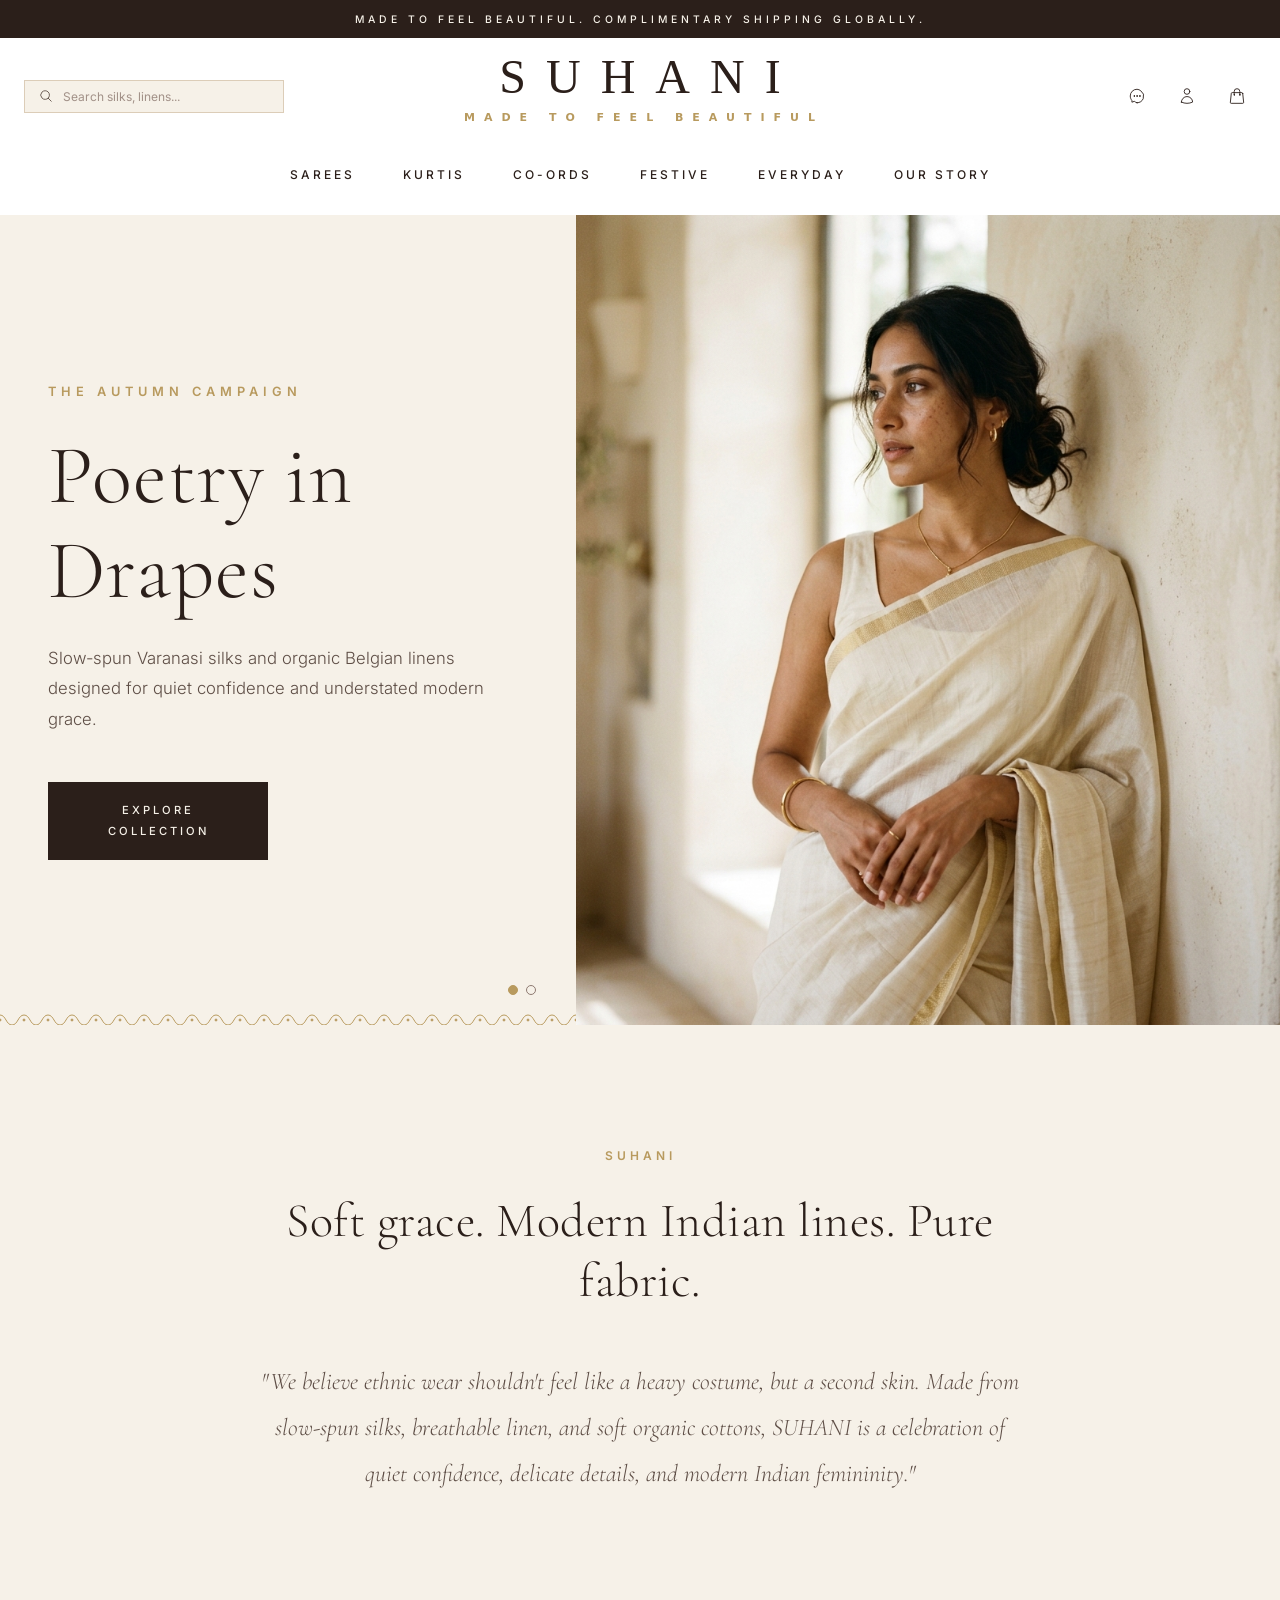
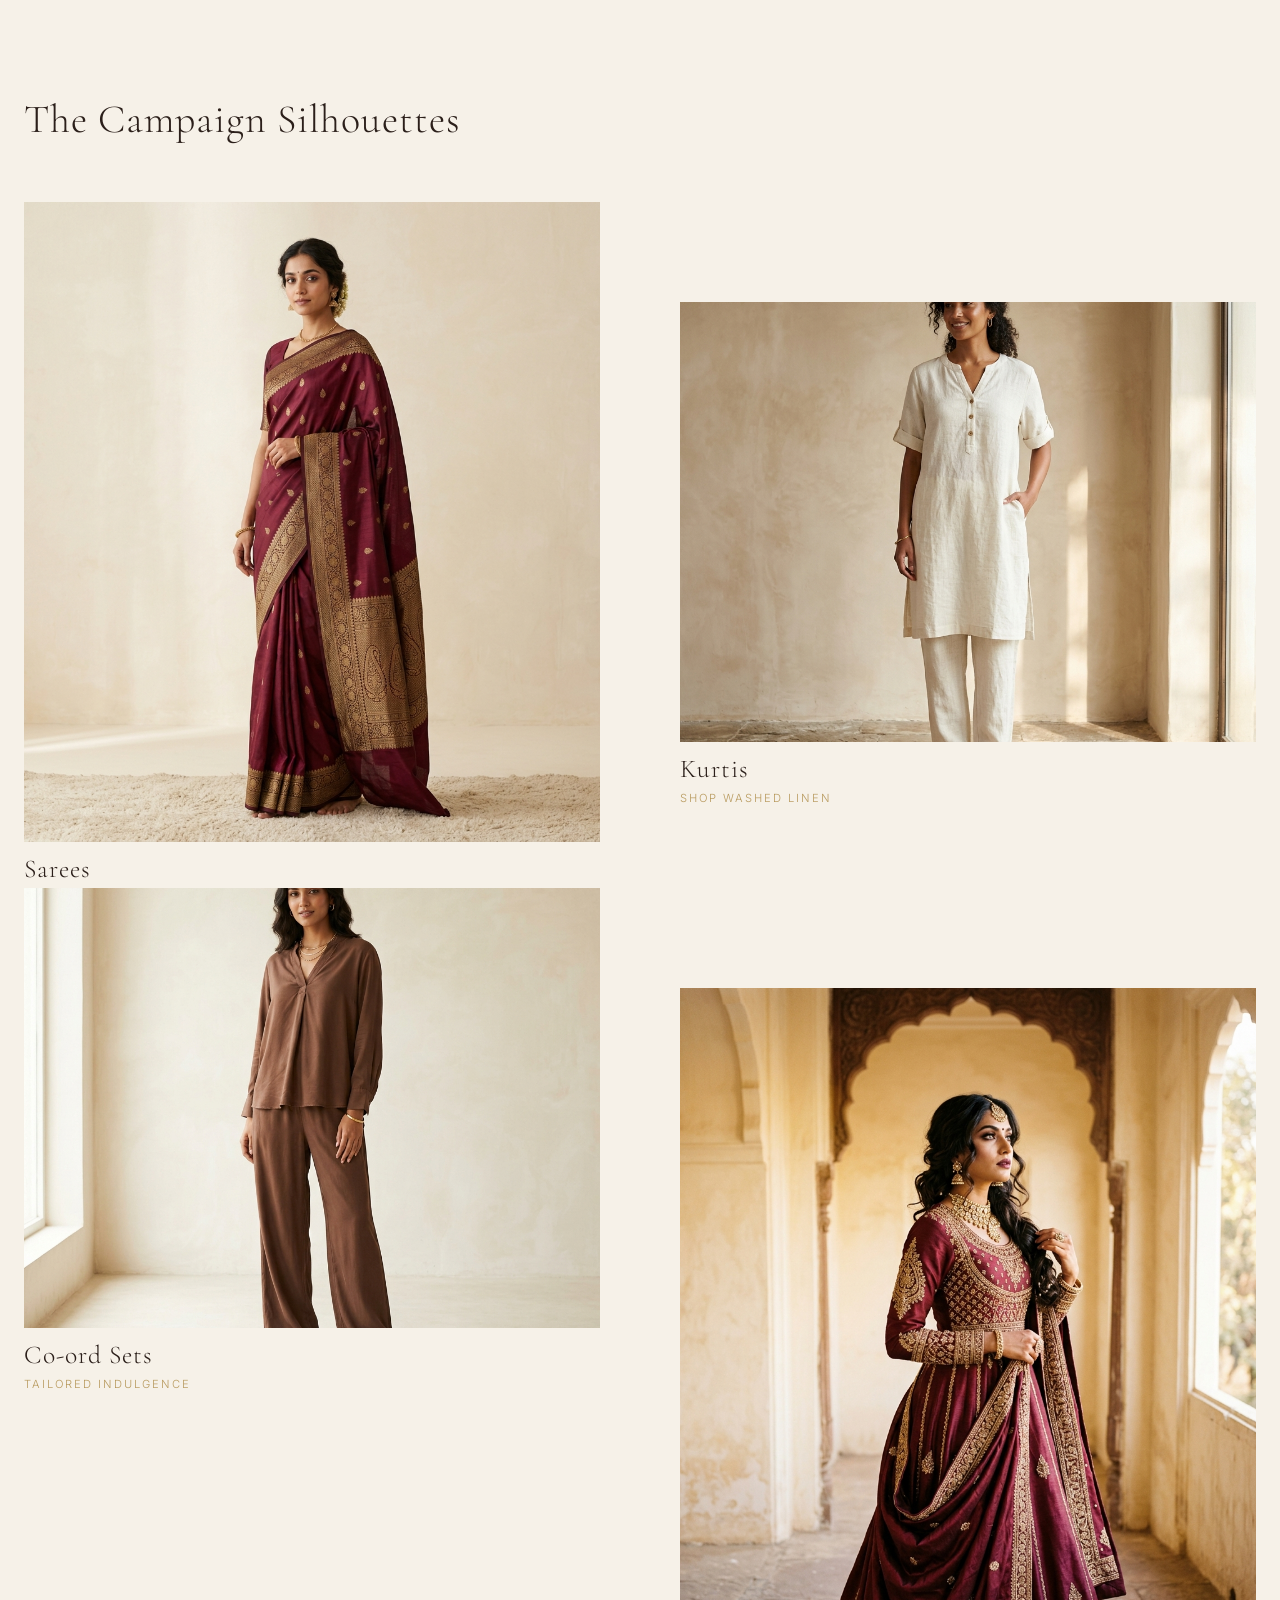
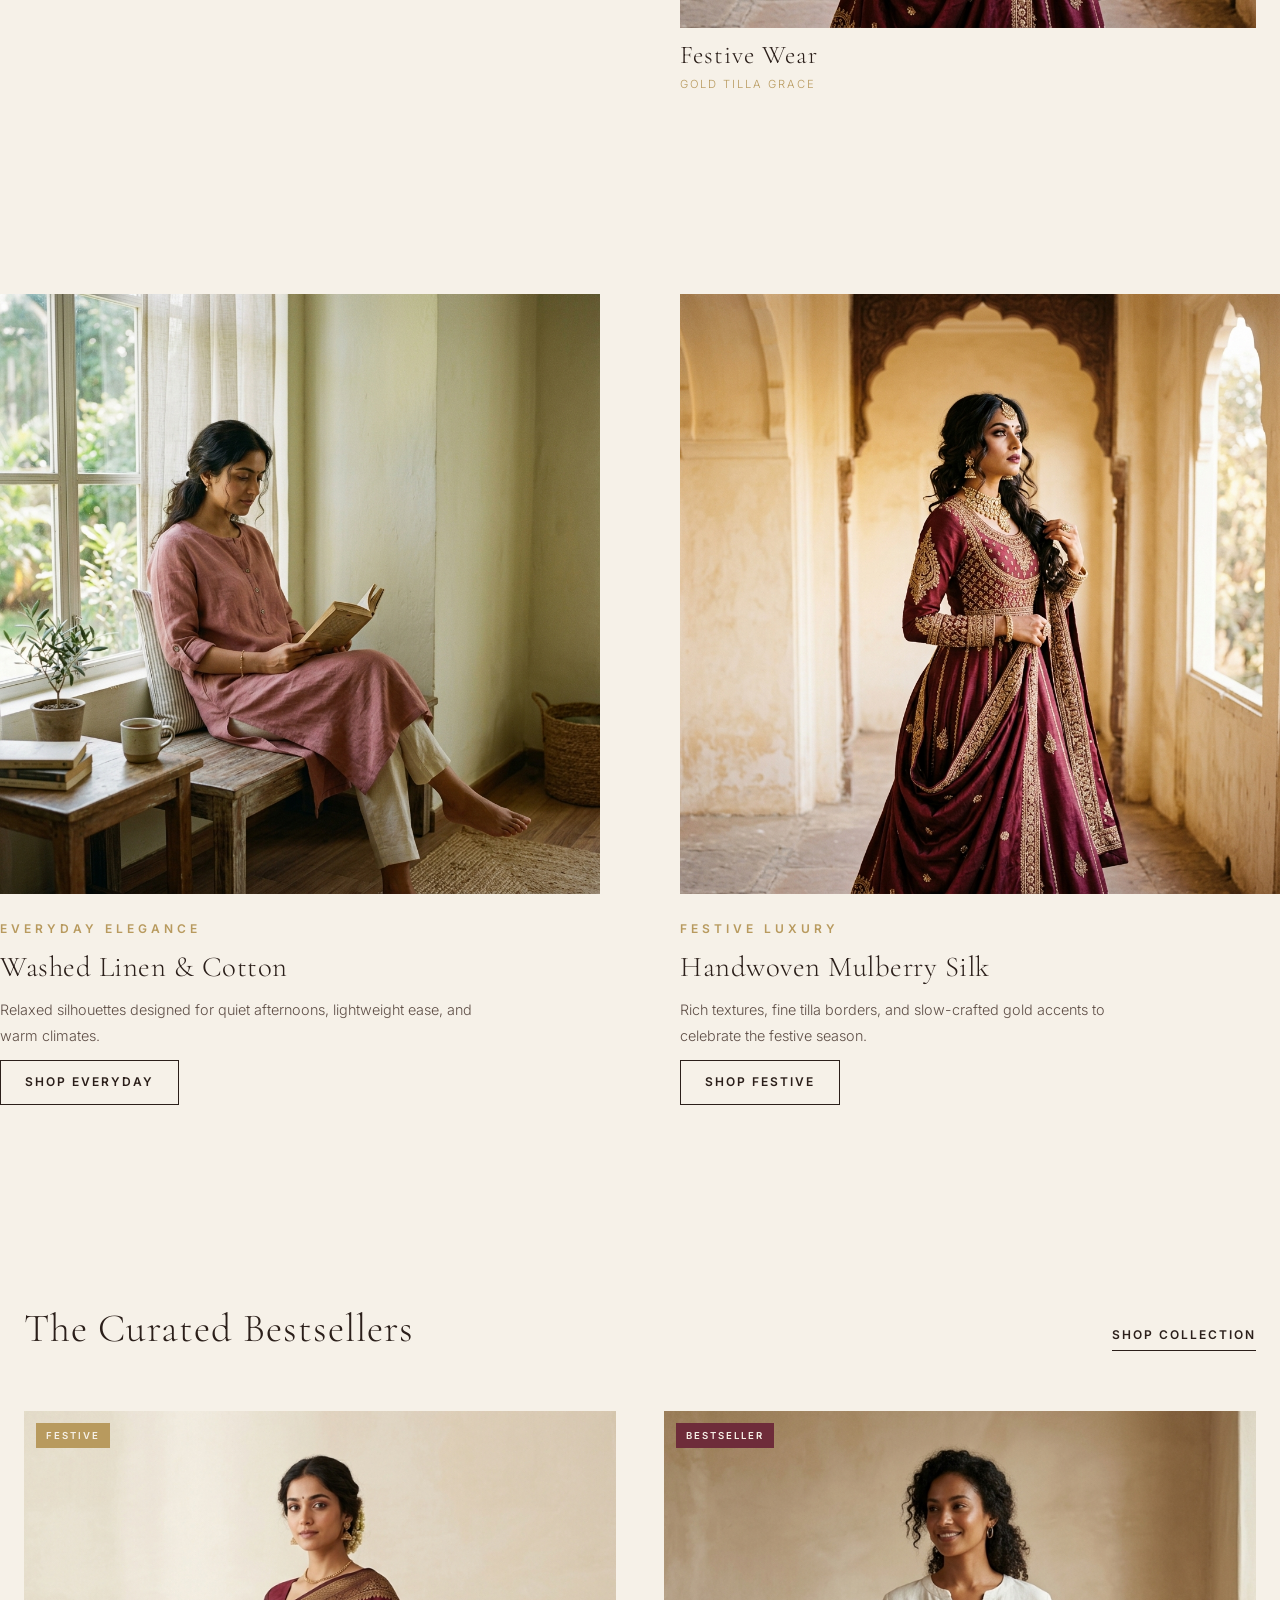
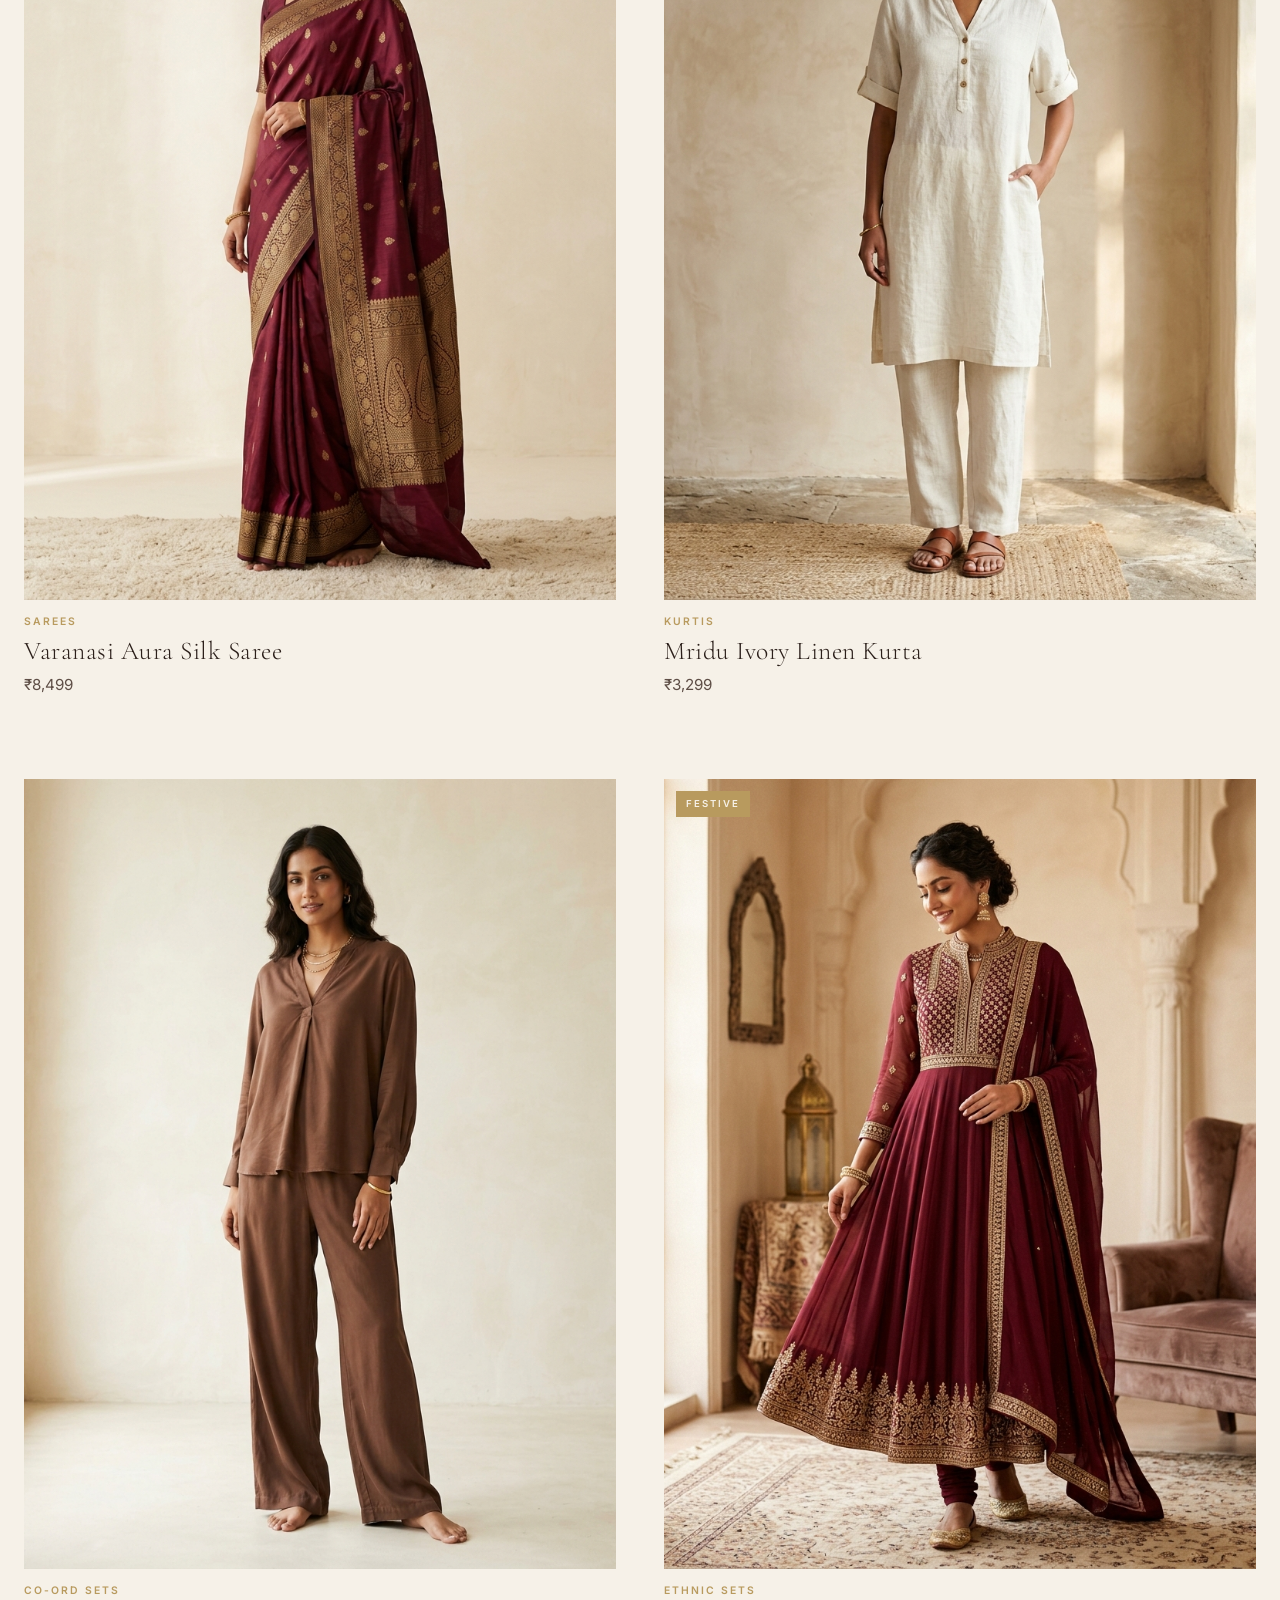
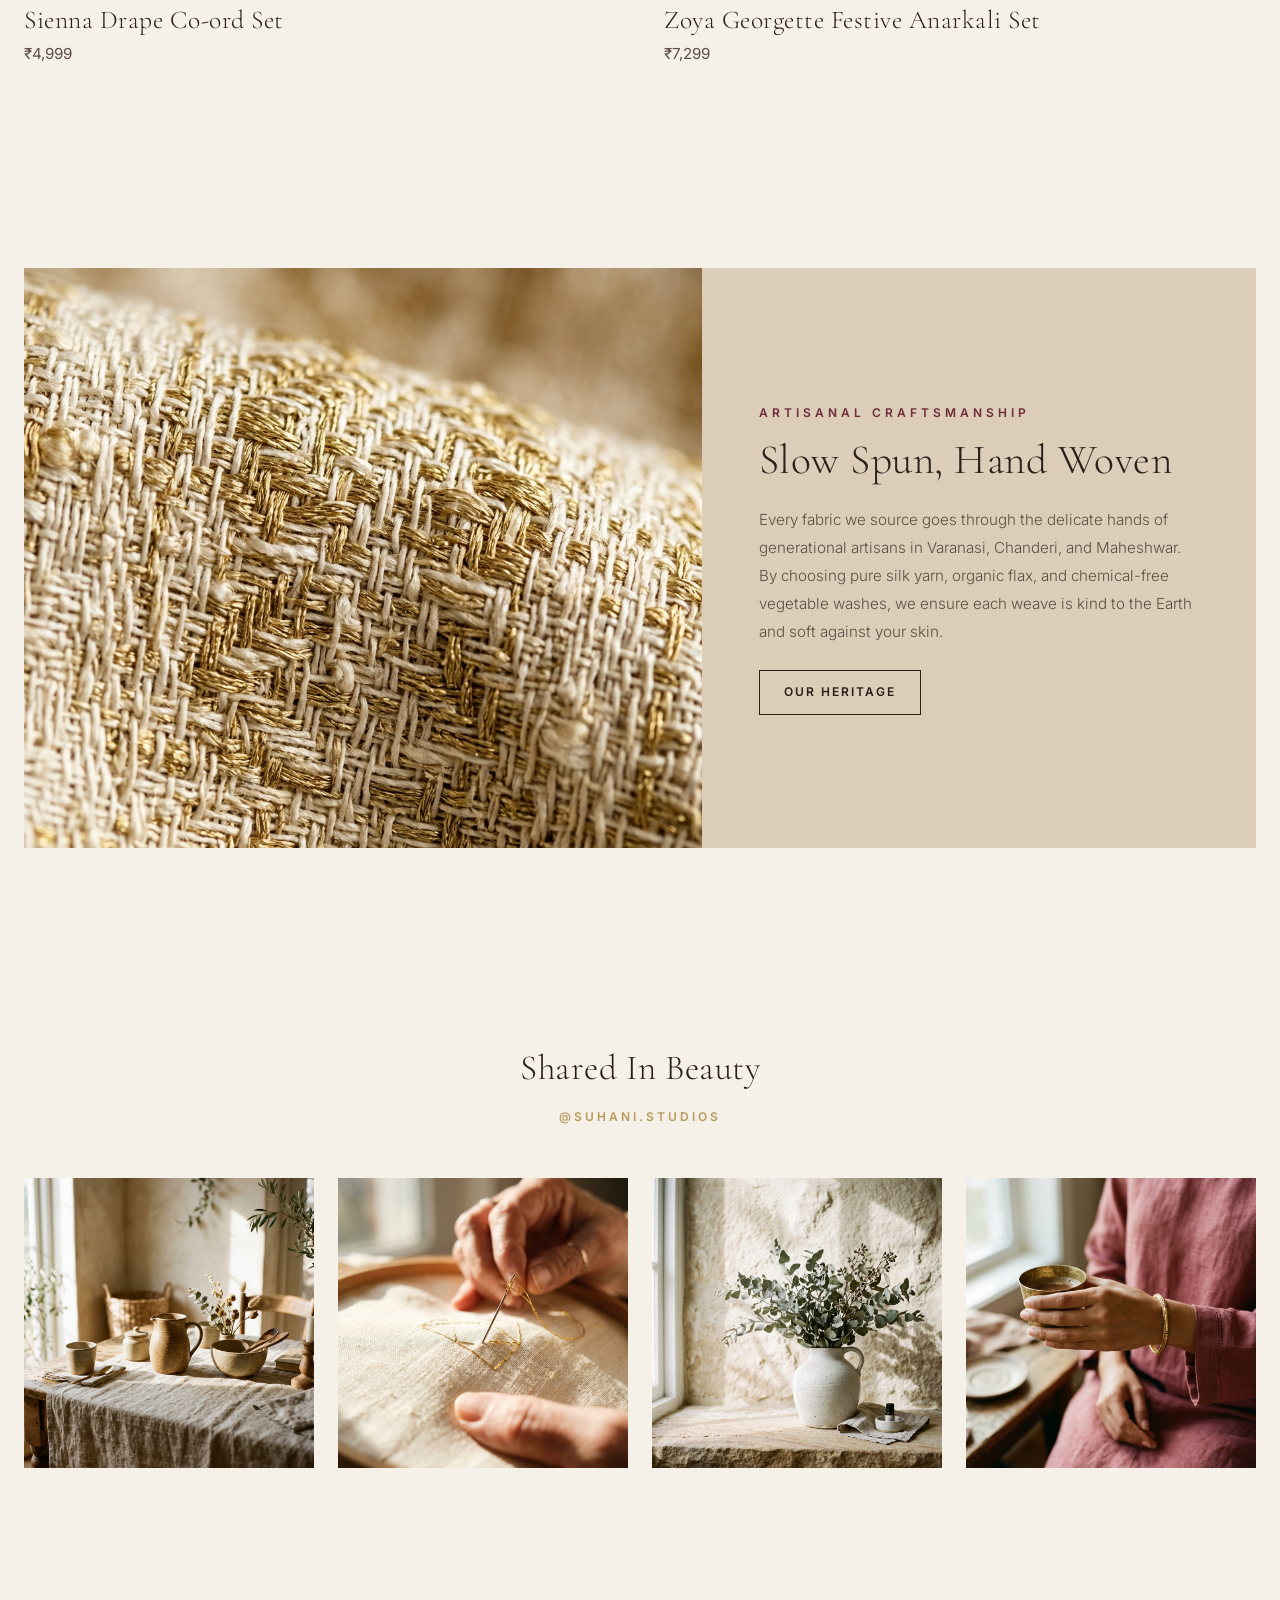
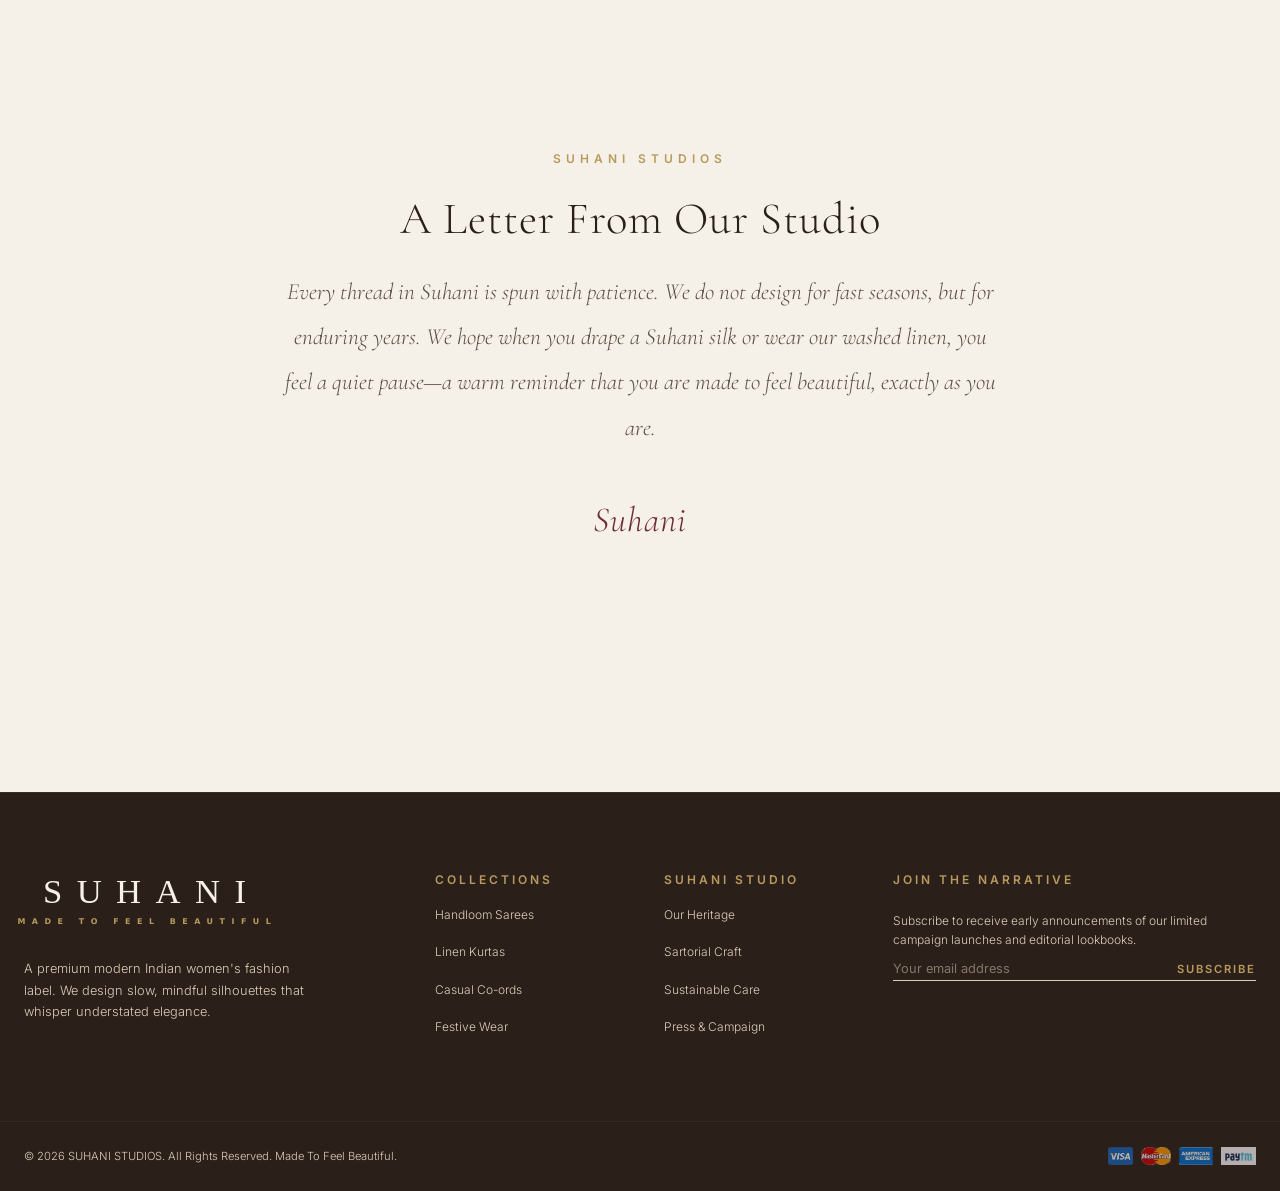
<file: index.html>
<!DOCTYPE html>
<html lang="en">
<head>
  <meta charset="UTF-8">
  <meta name="viewport" content="width=device-width, initial-scale=1.0">
  <meta name="description" content="SUHANI | Made To Feel Beautiful. Cinematic fashion and modern Indian quiet luxury. Discover handloomed silk sarees, organic Belgian linen, and draped co-ords.">
  <title>SUHANI | Made To Feel Beautiful | Modern Indian Quiet Luxury</title>
  
  <!-- Favicon -->
  <link rel="icon" type="image/svg+xml" href="assets/logo/favicon.svg">
  
  <!-- CSS Stylesheets -->
  <link rel="stylesheet" href="css/variables.css">
  <link rel="stylesheet" href="css/main.css">
  <link rel="stylesheet" href="css/home.css">
</head>
<body>

  <!-- Promo Bar -->
  <div class="promo-bar">
    Made to feel beautiful. Complimentary shipping globally.
  </div>

  <!-- High-Fashion Centered Header -->
  <header class="site-header">
    <div class="header-container">
      <div class="header-top-row">
        <!-- Left Column: Search Bar (Desktop) / Burger (Mobile) -->
        <div class="header-left-col">
          <!-- Burger Trigger (Mobile) -->
          <button class="header-icon-btn mobile-menu-trigger" aria-label="Open navigation menu">
            <svg xmlns="http://www.w3.org/2000/svg" fill="none" viewBox="0 0 24 24" stroke-width="1.5" stroke="currentColor">
              <path stroke-linecap="round" stroke-linejoin="round" d="M3.75 6.75h16.5M3.75 12h16.5m-16.5 5.25h16.5" />
            </svg>
          </button>
          
          <!-- Search Bar (Desktop-only, hidden on mobile) -->
          <div class="header-search-bar search-trigger hide-on-mobile" aria-label="Search products">
            <svg xmlns="http://www.w3.org/2000/svg" fill="none" viewBox="0 0 24 24" stroke-width="1.5" stroke="currentColor">
              <path stroke-linecap="round" stroke-linejoin="round" d="M21 21l-5.197-5.197m0 0A7.5 7.5 0 105.196 5.196a7.5 7.5 0 0010.604 10.604z" />
            </svg>
            <input type="text" class="header-search-input" placeholder="Search silks, linens..." readonly>
          </div>
        </div>

        <!-- Center Column: Logo -->
        <div class="header-logo-center">
          <a href="index.html">
            <img src="assets/logo/logo-dark.svg" alt="SUHANI Logo" class="header-logo">
          </a>
        </div>

        <!-- Right Column: Utility Icons -->
        <div class="header-icons">
          <!-- Search Trigger (Mobile-only, hidden on desktop) -->
          <button class="header-icon-btn search-trigger hide-on-desktop" aria-label="Open search overlay">
            <svg xmlns="http://www.w3.org/2000/svg" fill="none" viewBox="0 0 24 24" stroke-width="1.5" stroke="currentColor">
              <path stroke-linecap="round" stroke-linejoin="round" d="M21 21l-5.197-5.197m0 0A7.5 7.5 0 105.196 5.196a7.5 7.5 0 0010.604 10.604z" />
            </svg>
          </button>
          
          <!-- WhatsApp Chat Link (Desktop-only) -->
          <a href="https://wa.me/918154000063" target="_blank" class="whatsapp-link hide-on-mobile" aria-label="Chat on WhatsApp">
            <svg xmlns="http://www.w3.org/2000/svg" fill="none" viewBox="0 0 24 24" stroke-width="1.5" stroke="currentColor">
              <path stroke-linecap="round" stroke-linejoin="round" d="M8.625 12a.375.375 0 11-.75 0 .375.375 0 01.75 0zm0 0H8.25m4.125 0a.375.375 0 11-.75 0 .375.375 0 01.75 0zm0 0H12m4.125 0a.375.375 0 11-.75 0 .375.375 0 01.75 0zm0 0h-.375M12 21a9.003 9.003 0 008.354-5.646 9.003 9.003 0 00-3.354-10.354A9.003 9.003 0 0012 3a9 9 0 00-9 9c0 2.234.812 4.277 2.154 5.846L5.25 20.25l3.154-1.154A8.966 8.966 0 0012 21z" />
            </svg>
          </a>
          
          <!-- User Profile Icon (Desktop-only) -->
          <a href="editorial.html" class="header-icon-btn hide-on-mobile" aria-label="About Suhani">
            <svg xmlns="http://www.w3.org/2000/svg" fill="none" viewBox="0 0 24 24" stroke-width="1.5" stroke="currentColor">
              <path stroke-linecap="round" stroke-linejoin="round" d="M15.75 6a3.75 3.75 0 11-7.5 0 3.75 3.75 0 017.5 0zM4.501 20.118a7.5 7.5 0 0114.998 0A17.933 17.933 0 0112 21.75c-2.676 0-5.216-.584-7.499-1.632z" />
            </svg>
          </a>
          
          <!-- Shopping Bag Cart Trigger -->
          <button class="header-icon-btn cart-trigger" aria-label="Open shopping bag">
            <svg xmlns="http://www.w3.org/2000/svg" fill="none" viewBox="0 0 24 24" stroke-width="1.5" stroke="currentColor">
              <path stroke-linecap="round" stroke-linejoin="round" d="M15.75 10.5V6a3.75 3.75 0 10-7.5 0v4.5m11.356-1.993l1.263 12c.07.665-.45 1.243-1.119 1.243H4.25a1.125 1.125 0 01-1.12-1.243l1.264-12A1.125 1.125 0 015.513 7.5h12.974c.576 0 1.059.435 1.119 1.007zM8.625 10.5a.375.375 0 11-.75 0 .375.375 0 01.75 0zm7.5 0a.375.375 0 11-.75 0 .375.375 0 01.75 0z" />
            </svg>
            <span class="cart-count">0</span>
          </button>
        </div>
      </div>

      <!-- Centered Navigation Row -->
      <nav class="desktop-nav">
        <a href="collection.html?category=Sarees" class="nav-link">Sarees</a>
        <a href="collection.html?category=Kurtis" class="nav-link">Kurtis</a>
        <a href="collection.html?category=Co-ord Sets" class="nav-link">Co-ords</a>
        <a href="collection.html?collection=Festive Wear" class="nav-link">Festive</a>
        <a href="collection.html?collection=Everyday Wear" class="nav-link">Everyday</a>
        <a href="editorial.html" class="nav-link">Our Story</a>
      </nav>
    </div>
  </header>

  <!-- Cinematic Fullscreen Hero split-screen magazine layout (100% legibility) -->
  <section class="hero-section">
    <div class="hero-split-container">
      <div class="hero-text-pane">
        <div class="hero-text-content">
          <span class="hero-subtitle">The Autumn Campaign</span>
          <h1 class="hero-title">Poetry in Drapes</h1>
          <p class="hero-lead-desc">
            Slow-spun Varanasi silks and organic Belgian linens designed for quiet confidence and understated modern grace.
          </p>
          <a href="collection.html" class="btn btn-primary hero-cta">Explore Collection</a>
        </div>
        <!-- Simulated Carousel Dots -->
        <div class="hero-carousel-dots">
          <span class="hero-dot active" aria-label="Slide 1"></span>
          <span class="hero-dot" aria-label="Slide 2"></span>
        </div>
        <!-- Decorative Bottom Loop Pattern -->
        <div class="hero-bottom-decor"></div>
      </div>
      <div class="hero-image-pane">
        <img src="assets/images/hero-campaign.png" alt="SUHANI Autumn Campaign Drape">
      </div>
    </div>
  </section>

  <!-- Brand Manifesto -->
  <section class="manifesto-section reveal-on-scroll">
    <span class="manifesto-tag">SUHANI</span>
    <h2 class="manifesto-title">Soft grace. Modern Indian lines. Pure fabric.</h2>
    <p class="manifesto-body">
      "We believe ethnic wear shouldn't feel like a heavy costume, but a second skin. 
      Made from slow-spun silks, breathable linen, and soft organic cottons, SUHANI is a celebration of 
      quiet confidence, delicate details, and modern Indian femininity."
    </p>
  </section>

  <!-- Silhouette Categories Grid (Asymmetric Pinterest Grid - Text Underneath Image) -->
  <section class="category-section reveal-on-scroll">
    <div class="section-header">
      <h2 class="section-title">The Campaign Silhouettes</h2>
    </div>
    <div class="category-grid">
      <!-- Sarees - Tall Column -->
      <a href="collection.html?category=Sarees" class="category-card tall-card">
        <div class="category-image-wrapper">
          <img src="assets/images/product-saree-01.png" alt="Pure Handloom Silk Saree Campaign">
        </div>
        <div class="category-card-info-under">
          <h3 class="category-card-title-under">Sarees</h3>
          <span class="category-card-count-under">Explore Silk Weaves</span>
        </div>
      </a>
      <!-- Kurtis - Shifted standard -->
      <a href="collection.html?category=Kurtis" class="category-card standard-card">
        <div class="category-image-wrapper">
          <img src="assets/images/product-kurta-01.png" alt="Organic Belgian Linen Kurtas">
        </div>
        <div class="category-card-info-under">
          <h3 class="category-card-title-under">Kurtis</h3>
          <span class="category-card-count-under">Shop Washed Linen</span>
        </div>
      </a>
      <!-- Co-ords - Standard -->
      <a href="collection.html?category=Co-ord Sets" class="category-card standard-card">
        <div class="category-image-wrapper">
          <img src="assets/images/product-coord-01.png" alt="Asymmetric Lyocell Co-ord sets">
        </div>
        <div class="category-card-info-under">
          <h3 class="category-card-title-under">Co-ord Sets</h3>
          <span class="category-card-count-under">Tailored Indulgence</span>
        </div>
      </a>
      <!-- Festive - Tall Column -->
      <a href="collection.html?collection=Festive Wear" class="category-card tall-card">
        <div class="category-image-wrapper">
          <img src="assets/images/campaign-festive.png" alt="Handloomed Festive Wear Campaign">
        </div>
        <div class="category-card-info-under">
          <h3 class="category-card-title-under">Festive Wear</h3>
          <span class="category-card-count-under">Gold Tilla Grace</span>
        </div>
      </a>
    </div>
  </section>

  <!-- Everyday Elegance vs Festive Luxury Split Campaign -->
  <section class="editorial-split-section reveal-on-scroll">
    <div class="editorial-split-card">
      <div class="editorial-split-image-wrapper">
        <img src="assets/images/campaign-everyday.png" alt="Everyday Linen Elegance">
      </div>
      <div class="editorial-split-text-block">
        <span class="editorial-split-subtitle">Everyday Elegance</span>
        <h3 class="editorial-split-title">Washed Linen &amp; Cotton</h3>
        <p class="editorial-split-desc">Relaxed silhouettes designed for quiet afternoons, lightweight ease, and warm climates.</p>
        <a href="collection.html?collection=Everyday Wear" class="btn btn-secondary editorial-split-cta">Shop Everyday</a>
      </div>
    </div>
    <div class="editorial-split-card">
      <div class="editorial-split-image-wrapper">
        <img src="assets/images/campaign-festive.png" alt="Handwoven Mulberry Silk">
      </div>
      <div class="editorial-split-text-block">
        <span class="editorial-split-subtitle">Festive Luxury</span>
        <h3 class="editorial-split-title">Handwoven Mulberry Silk</h3>
        <p class="editorial-split-desc">Rich textures, fine tilla borders, and slow-crafted gold accents to celebrate the festive season.</p>
        <a href="collection.html?collection=Festive Wear" class="btn btn-secondary editorial-split-cta">Shop Festive</a>
      </div>
    </div>
  </section>

  <!-- Bestsellers: Curated 2-column list -->
  <section class="category-section reveal-on-scroll">
    <div class="section-header">
      <h2 class="section-title">The Curated Bestsellers</h2>
      <a href="collection.html" class="section-link">Shop Collection</a>
    </div>
    <div class="curated-listing-grid" id="curated-bestsellers-grid">
      <!-- Dynamically loaded via home.js -->
    </div>
  </section>

  <!-- Fabric Close Up Section (Restructured 2-Column Split Grid) -->
  <section class="craftsmanship-section reveal-on-scroll">
    <div class="craftsmanship-grid">
      <div class="craftsmanship-image-pane">
        <img src="assets/images/fabric-closeup.png" alt="Mulberry silk weave closeup texture">
      </div>
      <div class="craftsmanship-text-pane">
        <div class="craftsmanship-content">
          <span class="craftsmanship-tag">Artisanal Craftsmanship</span>
          <h2 class="craftsmanship-title">Slow Spun, Hand Woven</h2>
          <p class="craftsmanship-desc">
            Every fabric we source goes through the delicate hands of generational artisans in Varanasi, Chanderi, and Maheshwar. 
            By choosing pure silk yarn, organic flax, and chemical-free vegetable washes, we ensure each weave is kind to the Earth 
            and soft against your skin.
          </p>
          <a href="editorial.html" class="btn btn-secondary craftsmanship-cta">Our Heritage</a>
        </div>
      </div>
    </div>
  </section>

  <!-- Instagram Inspired Gallery (4 Columns, Atmospheric vignettes) -->
  <section class="instagram-section reveal-on-scroll">
    <div class="instagram-header">
      <h2 class="instagram-title">Shared In Beauty</h2>
      <a href="#" class="instagram-handle">@SUHANI.STUDIOS</a>
    </div>
    <div class="instagram-grid">
      <a href="#" class="instagram-card">
        <img src="assets/images/instagram-01.png" alt="Suhani style diary 1">
        <div class="instagram-overlay">&#9825;</div>
      </a>
      <a href="#" class="instagram-card">
        <img src="assets/images/instagram-02.png" alt="Suhani style diary 2">
        <div class="instagram-overlay">&#9825;</div>
      </a>
      <a href="#" class="instagram-card">
        <img src="assets/images/instagram-03.png" alt="Suhani style diary 3">
        <div class="instagram-overlay">&#9825;</div>
      </a>
      <a href="#" class="instagram-card">
        <img src="assets/images/instagram-04.png" alt="Suhani style diary 4">
        <div class="instagram-overlay">&#9825;</div>
      </a>
    </div>
  </section>

  <!-- Designer Letter Sign-off Section (Prevents emptiness before dark footer) -->
  <section class="brand-signoff-section reveal-on-scroll">
    <div class="signoff-container">
      <span class="signoff-tag">SUHANI STUDIOS</span>
      <h2 class="signoff-title">A Letter From Our Studio</h2>
      <p class="signoff-text">
        Every thread in Suhani is spun with patience. We do not design for fast seasons, but for enduring years. 
        We hope when you drape a Suhani silk or wear our washed linen, you feel a quiet pause—a warm reminder 
        that you are made to feel beautiful, exactly as you are.
      </p>
      <span class="signoff-signature">Suhani</span>
    </div>
  </section>

  <!-- Footer -->
  <footer class="site-footer">
    <div class="footer-container">
      <div class="footer-brand">
        <img src="assets/logo/logo-light.svg" alt="SUHANI Logo" class="footer-logo">
        <p class="footer-desc">A premium modern Indian women's fashion label. We design slow, mindful silhouettes that whisper understated elegance.</p>
      </div>
      <div>
        <h4 class="footer-title">Collections</h4>
        <ul class="footer-links">
          <li><a href="collection.html?category=Sarees" class="footer-link">Handloom Sarees</a></li>
          <li><a href="collection.html?category=Kurtis" class="footer-link">Linen Kurtas</a></li>
          <li><a href="collection.html?category=Co-ord Sets" class="footer-link">Casual Co-ords</a></li>
          <li><a href="collection.html?collection=Festive Wear" class="footer-link">Festive Wear</a></li>
        </ul>
      </div>
      <div>
        <h4 class="footer-title">Suhani Studio</h4>
        <ul class="footer-links">
          <li><a href="editorial.html" class="footer-link">Our Heritage</a></li>
          <li><a href="editorial.html" class="footer-link">Sartorial Craft</a></li>
          <li><a href="editorial.html" class="footer-link">Sustainable Care</a></li>
          <li><a href="editorial.html" class="footer-link">Press &amp; Campaign</a></li>
        </ul>
      </div>
      <div class="footer-newsletter">
        <h4 class="footer-title">Join The Narrative</h4>
        <p class="footer-newsletter-text">Subscribe to receive early announcements of our limited campaign launches and editorial lookbooks.</p>
        <form class="newsletter-form" onsubmit="event.preventDefault(); alert('Thank you for subscribing to Suhani.');">
          <input type="email" placeholder="Your email address" class="newsletter-input" required aria-label="Email address">
          <button type="submit" class="newsletter-submit">Subscribe</button>
        </form>
      </div>
    </div>
    <div class="footer-bottom">
      <p>&copy; 2026 SUHANI STUDIOS. All Rights Reserved. Made To Feel Beautiful.</p>
      <div class="footer-payments">
        <img src="assets/images/visa.webp" alt="Visa">
        <img src="assets/images/mastercard.webp" alt="Mastercard">
        <img src="assets/images/american-express.webp" alt="American Express">
        <img src="assets/images/paytm.webp" alt="Paytm">
      </div>
    </div>
  </footer>

  <!-- Drawer overlays -->
  <div class="drawer-overlay mobile-nav-overlay"></div>
  <div class="drawer-overlay cart-overlay"></div>

  <!-- Mobile Drawer -->
  <div class="drawer-panel drawer-left mobile-nav-drawer">
    <div class="drawer-header">
      <h3 class="drawer-title">SUHANI</h3>
      <button class="drawer-close-btn mobile-nav-close" aria-label="Close menu">&times;</button>
    </div>
    <div class="mobile-nav-items">
      <a href="collection.html?category=Sarees" class="mobile-nav-link">Sarees</a>
      <a href="collection.html?category=Kurtis" class="mobile-nav-link">Kurtis</a>
      <a href="collection.html?category=Co-ord Sets" class="mobile-nav-link">Co-ord Sets</a>
      <a href="collection.html?collection=Festive Wear" class="mobile-nav-link">Festive Wear</a>
      <a href="collection.html?collection=Everyday Wear" class="mobile-nav-link">Everyday Wear</a>
      <a href="editorial.html" class="mobile-nav-link">Our Story</a>
    </div>
  </div>

  <!-- Cart Drawer -->
  <div class="drawer-panel drawer-right cart-drawer">
    <div class="drawer-header">
      <h3 class="drawer-title">Your Bag</h3>
      <button class="drawer-close-btn cart-close" aria-label="Close bag">&times;</button>
    </div>
    <div class="cart-drawer-items">
      <!-- Dynamic render items -->
    </div>
    <div class="cart-drawer-footer">
      <div class="cart-drawer-summary">
        <span class="cart-drawer-total">Subtotal</span>
        <span class="cart-drawer-total-amount">₹0</span>
      </div>
      <div class="cart-drawer-cta">
        <a href="cart.html" class="btn btn-secondary">View Shopping Bag</a>
        <a href="checkout.html" class="btn btn-primary">Proceed To Checkout</a>
      </div>
    </div>
  </div>

  <!-- Search Overlay Fullscreen -->
  <div class="search-overlay">
    <div class="search-overlay-header">
      <span class="drawer-title">SUHANI</span>
      <button class="drawer-close-btn search-close" aria-label="Close search">&times;</button>
    </div>
    <div class="search-bar-container">
      <input type="text" placeholder="Search sarees, kurtas, co-ords..." class="search-input" aria-label="Search inputs">
    </div>
    <div class="search-results-section">
      <div class="search-results-grid">
        <!-- Results injection here -->
      </div>
    </div>
  </div>

  <!-- JS Controllers -->
  <script src="js/store.js"></script>
  <script src="js/common.js"></script>
  <script src="js/home.js"></script>
</body>
</html>
</file>
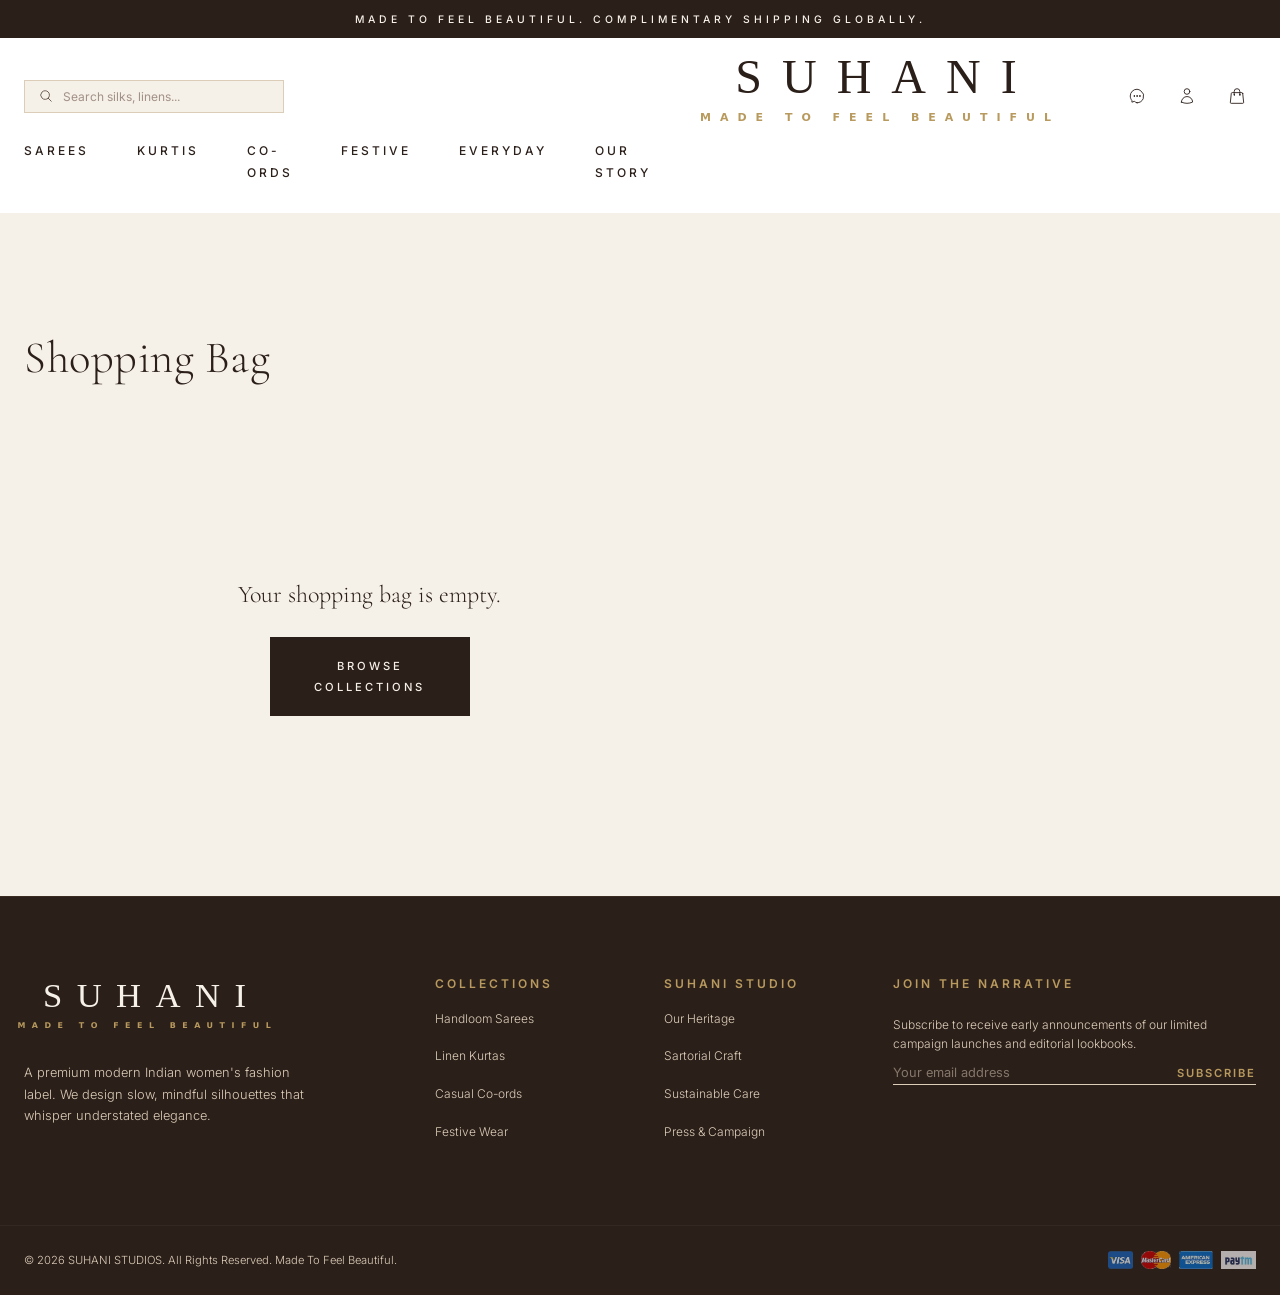
<file: cart.html>
<!DOCTYPE html>
<html lang="en">
<head>
  <meta charset="UTF-8">
  <meta name="viewport" content="width=device-width, initial-scale=1.0">
  <meta name="description" content="View your SUHANI shopping bag, apply promo codes, and proceed to our premium checkout.">
  <title>Shopping Bag | SUHANI | Made To Feel Beautiful</title>
  
  <!-- Favicon -->
  <link rel="icon" type="image/svg+xml" href="assets/logo/favicon.svg">
  
  <!-- CSS Stylesheets -->
  <link rel="stylesheet" href="css/variables.css">
  <link rel="stylesheet" href="css/main.css">
  <link rel="stylesheet" href="css/cart-checkout.css">
</head>
<body>

  <!-- Promo Bar -->
  <div class="promo-bar">
    Made to feel beautiful. Complimentary shipping globally.
  </div>

  <!-- High-Fashion Centered Header -->
  <header class="site-header">
    <div class="header-container">
      <div class="header-top-row">
        <!-- Left Column: Search Bar (Desktop) / Burger (Mobile) -->
        <div class="header-left-col">
          <!-- Burger Trigger (Mobile) -->
          <button class="header-icon-btn mobile-menu-trigger" aria-label="Open navigation menu">
            <svg xmlns="http://www.w3.org/2000/svg" fill="none" viewBox="0 0 24 24" stroke-width="1.5" stroke="currentColor">
              <path stroke-linecap="round" stroke-linejoin="round" d="M3.75 6.75h16.5M3.75 12h16.5m-16.5 5.25h16.5" />
            </svg>
          </button>
          
          <!-- Search Bar (Desktop-only, hidden on mobile) -->
          <div class="header-search-bar search-trigger hide-on-mobile" aria-label="Search products">
            <svg xmlns="http://www.w3.org/2000/svg" fill="none" viewBox="0 0 24 24" stroke-width="1.5" stroke="currentColor">
              <path stroke-linecap="round" stroke-linejoin="round" d="M21 21l-5.197-5.197m0 0A7.5 7.5 0 105.196 5.196a7.5 7.5 0 0010.604 10.604z" />
            </svg>
            <input type="text" class="header-search-input" placeholder="Search silks, linens..." readonly>
          </div>
        </div>

        <!-- Center Column: Logo -->
        <div class="header-logo-center">
          <a href="index.html">
            <img src="assets/logo/logo-dark.svg" alt="SUHANI Logo" class="header-logo">
          </a>
        </div>

        <!-- Right Column: Utility Icons -->
        <div class="header-icons">
          <!-- Search Trigger (Mobile-only, hidden on desktop) -->
          <button class="header-icon-btn search-trigger hide-on-desktop" aria-label="Open search overlay">
            <svg xmlns="http://www.w3.org/2000/svg" fill="none" viewBox="0 0 24 24" stroke-width="1.5" stroke="currentColor">
              <path stroke-linecap="round" stroke-linejoin="round" d="M21 21l-5.197-5.197m0 0A7.5 7.5 0 105.196 5.196a7.5 7.5 0 0010.604 10.604z" />
            </svg>
          </button>
          
          <!-- WhatsApp Chat Link (Desktop-only) -->
          <a href="https://wa.me/918154000063" target="_blank" class="whatsapp-link hide-on-mobile" aria-label="Chat on WhatsApp">
            <svg xmlns="http://www.w3.org/2000/svg" fill="none" viewBox="0 0 24 24" stroke-width="1.5" stroke="currentColor">
              <path stroke-linecap="round" stroke-linejoin="round" d="M8.625 12a.375.375 0 11-.75 0 .375.375 0 01.75 0zm0 0H8.25m4.125 0a.375.375 0 11-.75 0 .375.375 0 01.75 0zm0 0H12m4.125 0a.375.375 0 11-.75 0 .375.375 0 01.75 0zm0 0h-.375M12 21a9.003 9.003 0 008.354-5.646 9.003 9.003 0 00-3.354-10.354A9.003 9.003 0 0012 3a9 9 0 00-9 9c0 2.234.812 4.277 2.154 5.846L5.25 20.25l3.154-1.154A8.966 8.966 0 0012 21z" />
            </svg>
          </a>
          
          <!-- User Profile Icon (Desktop-only) -->
          <a href="editorial.html" class="header-icon-btn hide-on-mobile" aria-label="About Suhani">
            <svg xmlns="http://www.w3.org/2000/svg" fill="none" viewBox="0 0 24 24" stroke-width="1.5" stroke="currentColor">
              <path stroke-linecap="round" stroke-linejoin="round" d="M15.75 6a3.75 3.75 0 11-7.5 0 3.75 3.75 0 017.5 0zM4.501 20.118a7.5 7.5 0 0114.998 0A17.933 17.933 0 0112 21.75c-2.676 0-5.216-.584-7.499-1.632z" />
            </svg>
          </a>
          
          <!-- Shopping Bag Cart Trigger -->
          <button class="header-icon-btn cart-trigger" aria-label="Open shopping bag">
            <svg xmlns="http://www.w3.org/2000/svg" fill="none" viewBox="0 0 24 24" stroke-width="1.5" stroke="currentColor">
              <path stroke-linecap="round" stroke-linejoin="round" d="M15.75 10.5V6a3.75 3.75 0 10-7.5 0v4.5m11.356-1.993l1.263 12c.07.665-.45 1.243-1.119 1.243H4.25a1.125 1.125 0 01-1.12-1.243l1.264-12A1.125 1.125 0 015.513 7.5h12.974c.576 0 1.059.435 1.119 1.007zM8.625 10.5a.375.375 0 11-.75 0 .375.375 0 01.75 0zm7.5 0a.375.375 0 11-.75 0 .375.375 0 01.75 0z" />
            </svg>
            <span class="cart-count">0</span>
          </button>
        </div>

      <!-- Centered Navigation Row -->
      <nav class="desktop-nav">
        <a href="collection.html?category=Sarees" class="nav-link">Sarees</a>
        <a href="collection.html?category=Kurtis" class="nav-link">Kurtis</a>
        <a href="collection.html?category=Co-ord Sets" class="nav-link">Co-ords</a>
        <a href="collection.html?collection=Festive Wear" class="nav-link">Festive</a>
        <a href="collection.html?collection=Everyday Wear" class="nav-link">Everyday</a>
        <a href="editorial.html" class="nav-link">Our Story</a>
      </nav>
    </div>
  </header>

  <!-- Cart Page Grid -->
  <main class="cart-page-container">
    <h1 class="cart-title-main">Shopping Bag</h1>
    
    <!-- Left Column: Basket Items -->
    <section class="cart-items-list-page" id="cart-page-items-container">
      <!-- Loaded dynamically via cart-checkout.js -->
    </section>

    <!-- Right Column: Summary Card -->
    <section class="summary-card" id="cart-page-summary-box">
      <h3 class="summary-title">Summary</h3>
      
      <div class="summary-row">
        <span>Subtotal</span>
        <span id="cart-summary-subtotal">₹0</span>
      </div>
      <div class="summary-row" id="summary-discount-row" style="display: none; color: var(--accent-premium);">
        <span>Promo Discount (10%)</span>
        <span id="cart-summary-discount">-₹0</span>
      </div>
      <div class="summary-row">
        <span>Delivery</span>
        <span style="color: var(--accent-luxury); font-weight: 500;">Complimentary</span>
      </div>
      <div class="summary-row">
        <span>Taxes</span>
        <span>Inclusive</span>
      </div>
      
      <!-- Promo Code Box -->
      <div class="promo-code-section">
        <label for="cart-promo-code" class="input-label">Promo Code</label>
        <div class="promo-code-wrapper">
          <input type="text" id="cart-promo-code" class="promo-input" placeholder="Enter coupon code (SUHANI10)">
          <button class="promo-btn" onclick="applyPromoDiscount()">Apply</button>
        </div>
        <p id="promo-status-msg" style="font-size: 0.75rem; margin-top: 6px; display: none;"></p>
      </div>

      <div class="summary-row total-row">
        <span>Total</span>
        <span class="total-amount" id="cart-summary-total">₹0</span>
      </div>

      <a href="checkout.html" class="btn btn-primary" style="margin-top: 10px;">Proceed To Checkout</a>
      <a href="collection.html" class="btn btn-secondary">Continue Shopping</a>
    </section>
  </main>

  <!-- Footer -->
  <footer class="site-footer">
    <div class="footer-container">
      <div class="footer-brand">
        <img src="assets/logo/logo-light.svg" alt="SUHANI Logo" class="footer-logo">
        <p class="footer-desc">A premium modern Indian women's fashion label. We design slow, mindful silhouettes that whisper understated elegance.</p>
      </div>
      <div>
        <h4 class="footer-title">Collections</h4>
        <ul class="footer-links">
          <li><a href="collection.html?category=Sarees" class="footer-link">Handloom Sarees</a></li>
          <li><a href="collection.html?category=Kurtis" class="footer-link">Linen Kurtas</a></li>
          <li><a href="collection.html?category=Co-ord Sets" class="footer-link">Casual Co-ords</a></li>
          <li><a href="collection.html?collection=Festive Wear" class="footer-link">Festive Wear</a></li>
        </ul>
      </div>
      <div>
        <h4 class="footer-title">Suhani Studio</h4>
        <ul class="footer-links">
          <li><a href="editorial.html" class="footer-link">Our Heritage</a></li>
          <li><a href="editorial.html" class="footer-link">Sartorial Craft</a></li>
          <li><a href="editorial.html" class="footer-link">Sustainable Care</a></li>
          <li><a href="editorial.html" class="footer-link">Press &amp; Campaign</a></li>
        </ul>
      </div>
      <div class="footer-newsletter">
        <h4 class="footer-title">Join The Narrative</h4>
        <p class="footer-newsletter-text">Subscribe to receive early announcements of our limited campaign launches and editorial lookbooks.</p>
        <form class="newsletter-form" onsubmit="event.preventDefault(); alert('Thank you for subscribing to Suhani.');">
          <input type="email" placeholder="Your email address" class="newsletter-input" required aria-label="Email address">
          <button type="submit" class="newsletter-submit">Subscribe</button>
        </form>
      </div>
    </div>
    <div class="footer-bottom">
      <p>&copy; 2026 SUHANI STUDIOS. All Rights Reserved. Made To Feel Beautiful.</p>
      <div class="footer-payments">
        <img src="assets/images/visa.webp" alt="Visa">
        <img src="assets/images/mastercard.webp" alt="Mastercard">
        <img src="assets/images/american-express.webp" alt="American Express">
        <img src="assets/images/paytm.webp" alt="Paytm">
      </div>
    </div>
  </footer>

  <!-- Drawer overlays -->
  <div class="drawer-overlay mobile-nav-overlay"></div>
  <div class="drawer-overlay cart-overlay"></div>

  <!-- Mobile Drawer -->
  <div class="drawer-panel drawer-left mobile-nav-drawer">
    <div class="drawer-header">
      <h3 class="drawer-title">SUHANI</h3>
      <button class="drawer-close-btn mobile-nav-close" aria-label="Close menu">&times;</button>
    </div>
    <div class="mobile-nav-items">
      <a href="collection.html?category=Sarees" class="mobile-nav-link">Sarees</a>
      <a href="collection.html?category=Kurtis" class="mobile-nav-link">Kurtis</a>
      <a href="collection.html?category=Co-ord Sets" class="mobile-nav-link">Co-ord Sets</a>
      <a href="collection.html?collection=Festive Wear" class="mobile-nav-link">Festive Wear</a>
      <a href="collection.html?collection=Everyday Wear" class="mobile-nav-link">Everyday Wear</a>
      <a href="editorial.html" class="mobile-nav-link">Our Story</a>
    </div>
  </div>

  <!-- Cart Drawer -->
  <div class="drawer-panel drawer-right cart-drawer">
    <div class="drawer-header">
      <h3 class="drawer-title">Your Bag</h3>
      <button class="drawer-close-btn cart-close" aria-label="Close bag">&times;</button>
    </div>
    <div class="cart-drawer-items">
      <!-- Dynamic render items -->
    </div>
    <div class="cart-drawer-footer">
      <div class="cart-drawer-summary">
        <span class="cart-drawer-total">Subtotal</span>
        <span class="cart-drawer-total-amount">₹0</span>
      </div>
      <div class="cart-drawer-cta">
        <a href="cart.html" class="btn btn-secondary">View Shopping Bag</a>
        <a href="checkout.html" class="btn btn-primary">Proceed To Checkout</a>
      </div>
    </div>
  </div>

  <!-- Search Overlay -->
  <div class="search-overlay">
    <div class="search-overlay-header">
      <span class="drawer-title">SUHANI</span>
      <button class="drawer-close-btn search-close" aria-label="Close search">&times;</button>
    </div>
    <div class="search-bar-container">
      <input type="text" placeholder="Search sarees, kurtas, co-ords..." class="search-input" aria-label="Search input text">
    </div>
    <div class="search-results-section">
      <div class="search-results-grid">
        <!-- Results injection here -->
      </div>
    </div>
  </div>

  <!-- JS Controllers -->
  <script src="js/store.js"></script>
  <script src="js/common.js"></script>
  <script src="js/cart-checkout.js"></script>
</body>
</html>
</file>
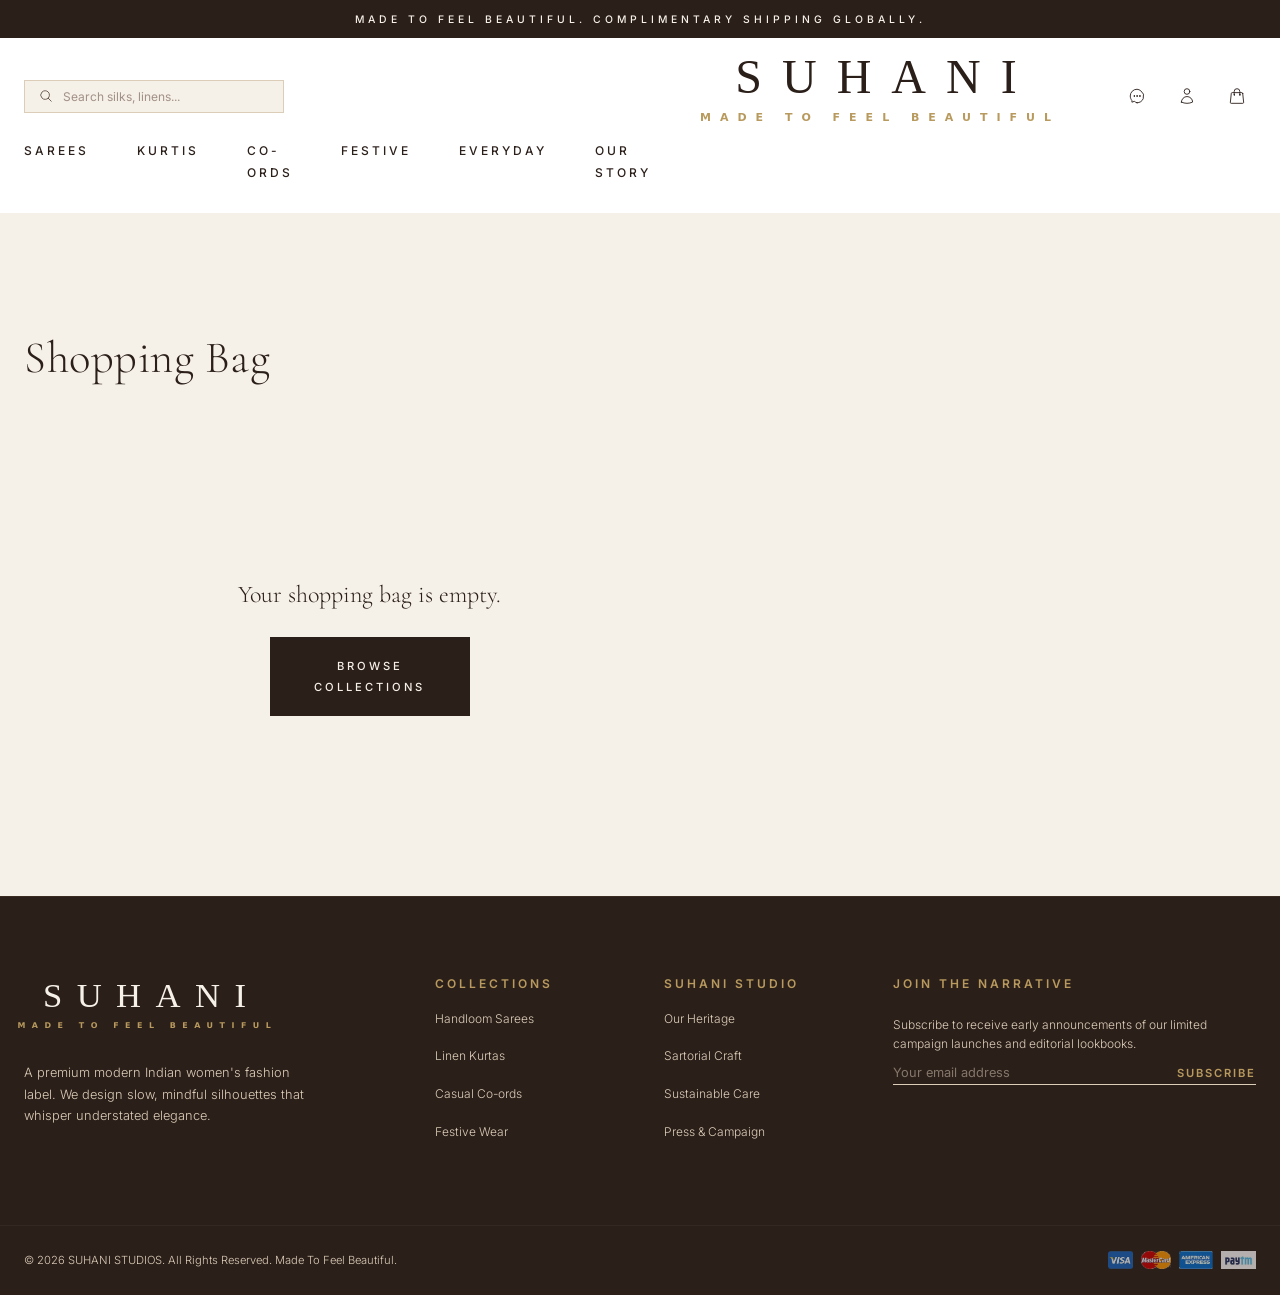
<file: checkout.html>
<!DOCTYPE html>
<html lang="en">
<head>
  <meta charset="UTF-8">
  <meta name="viewport" content="width=device-width, initial-scale=1.0">
  <meta name="description" content="Secure checkout for SUHANI. Finalize your order and enjoy complimentary worldwide shipping.">
  <title>Checkout | SUHANI | Made To Feel Beautiful</title>
  
  <!-- Favicon -->
  <link rel="icon" type="image/svg+xml" href="assets/logo/favicon.svg">
  
  <!-- CSS Stylesheets -->
  <link rel="stylesheet" href="css/variables.css">
  <link rel="stylesheet" href="css/main.css">
  <link rel="stylesheet" href="css/cart-checkout.css">
</head>
<body style="background-color: var(--white);">

  <!-- Checkout Header (Minimal, focused) -->
  <header class="site-header" style="position:relative; box-shadow:none;">
    <div class="header-container" style="justify-content: center; padding: 1.5rem var(--spacing-sm);">
      <a href="index.html" class="header-logo-container" style="height: 45px;">
        <img src="assets/logo/logo-dark.svg" alt="SUHANI Logo" class="header-logo">
      </a>
    </div>
  </header>

  <!-- Step Bar -->
  <section class="checkout-steps-bar">
    <div class="checkout-step active" id="step-1-indicator">
      <span class="step-num">1</span>
      <span>Details</span>
    </div>
    <div class="checkout-step" id="step-2-indicator">
      <span class="step-num">2</span>
      <span>Delivery</span>
    </div>
    <div class="checkout-step" id="step-3-indicator">
      <span class="step-num">3</span>
      <span>Payment</span>
    </div>
  </section>

  <!-- Checkout Page Grid -->
  <main class="cart-page-container" style="margin-top: var(--spacing-md);">
    
    <!-- Left Column: Checkout Forms -->
    <section class="checkout-form-container">
      
      <!-- Step 1: Customer Details -->
      <div class="checkout-form-section" id="checkout-step-1">
        <h2 class="form-title">Shipping Address</h2>
        <form id="details-form" onsubmit="goToStep(2); return false;">
          <div class="form-grid">
            <div class="form-field-full">
              <label for="checkout-email" class="input-label">Email Address</label>
              <input type="email" id="checkout-email" class="form-input" placeholder="you@example.com" required>
            </div>
            <div>
              <label for="checkout-fname" class="input-label">First Name</label>
              <input type="text" id="checkout-fname" class="form-input" placeholder="Suhani" required>
            </div>
            <div>
              <label for="checkout-lname" class="input-label">Last Name</label>
              <input type="text" id="checkout-lname" class="form-input" placeholder="Sharma" required>
            </div>
            <div class="form-field-full">
              <label for="checkout-address" class="input-label">Address</label>
              <input type="text" id="checkout-address" class="form-input" placeholder="Suite, building, street address" required>
            </div>
            <div>
              <label for="checkout-city" class="input-label">City</label>
              <input type="text" id="checkout-city" class="form-input" placeholder="Mumbai" required>
            </div>
            <div>
              <label for="checkout-zip" class="input-label">Postal Code</label>
              <input type="text" id="checkout-zip" class="form-input" placeholder="400001" required>
            </div>
            <div class="form-field-full">
              <label for="checkout-phone" class="input-label">Phone Number</label>
              <input type="tel" id="checkout-phone" class="form-input" placeholder="10-digit mobile number" required>
            </div>
          </div>
          <button type="submit" class="btn btn-primary" style="margin-top: 30px;">Continue to Delivery</button>
        </form>
      </div>

      <!-- Step 2: Delivery Method -->
      <div class="checkout-form-section" id="checkout-step-2" style="display:none;">
        <h2 class="form-title">Delivery Method</h2>
        <form id="delivery-form" onsubmit="goToStep(3); return false;">
          <div class="payment-methods-grid">
            <div class="payment-method-card active" onclick="selectDeliveryMethod('standard', 0, this)">
              <input type="radio" name="delivery-method" value="standard" checked aria-label="Standard shipping option">
              <span class="payment-card-title">Standard Shipping</span>
              <p style="font-size:0.75rem; color:var(--text-secondary);">3-5 Business Days. Complimentary.</p>
            </div>
            <div class="payment-method-card" onclick="selectDeliveryMethod('express', 350, this)">
              <input type="radio" name="delivery-method" value="express" aria-label="Express shipping option">
              <span class="payment-card-title">Express Delivery</span>
              <p style="font-size:0.75rem; color:var(--text-secondary);">1-2 Business Days. Additional ₹350.</p>
            </div>
          </div>
          <div style="display:flex; justify-content:space-between; align-items:center; margin-top:30px;">
            <a href="#" onclick="goToStep(1)" class="size-guide-trigger">Return to Details</a>
            <button type="submit" class="btn btn-primary" style="max-width:240px; margin:0;">Continue to Payment</button>
          </div>
        </form>
      </div>

      <!-- Step 3: Payment details -->
      <div class="checkout-form-section" id="checkout-step-3" style="display:none;">
        <h2 class="form-title">Payment Method</h2>
        <div class="payment-methods-grid">
          <!-- Card option -->
          <div class="payment-method-card active" onclick="selectPaymentMethod('card', this)">
            <input type="radio" name="payment-option" value="card" checked aria-label="Card payment option">
            <img src="assets/images/visa.webp" alt="Card Logos" class="payment-card-logo">
            <span class="payment-card-title">Credit / Debit Card</span>
          </div>
          <!-- UPI option -->
          <div class="payment-method-card" onclick="selectPaymentMethod('upi', this)">
            <input type="radio" name="payment-option" value="upi" aria-label="UPI payment option">
            <img src="assets/images/paytm.webp" alt="UPI Logo" class="payment-card-logo">
            <span class="payment-card-title">UPI / NetBanking</span>
          </div>
        </div>

        <!-- Dynamic Payment Forms -->
        <form id="payment-card-form" onsubmit="submitCheckout(); return false;" style="margin-top:20px;">
          <div class="form-grid">
            <div class="form-field-full">
              <label for="card-num" class="input-label">Card Number</label>
              <input type="text" id="card-num" class="form-input" placeholder="4111 2222 3333 4444" required>
            </div>
            <div class="form-field-full">
              <label for="card-name" class="input-label">Name on Card</label>
              <input type="text" id="card-name" class="form-input" placeholder="Suhani Sharma" required>
            </div>
            <div>
              <label for="card-expiry" class="input-label">Expiry Date</label>
              <input type="text" id="card-expiry" class="form-input" placeholder="MM/YY" required>
            </div>
            <div>
              <label for="card-cvv" class="input-label">CVV</label>
              <input type="password" id="card-cvv" class="form-input" placeholder="***" maxLength="3" required>
            </div>
          </div>
          <div style="display:flex; justify-content:space-between; align-items:center; margin-top:30px;">
            <a href="#" onclick="goToStep(2)" class="size-guide-trigger">Return to Delivery</a>
            <button type="submit" class="btn btn-accent" style="max-width:240px; margin:0;" id="pay-button-label">Pay ₹0</button>
          </div>
        </form>

        <form id="payment-upi-form" onsubmit="submitCheckout(); return false;" style="margin-top:20px; display:none;">
          <div class="form-field-full">
            <label for="upi-id" class="input-label">UPI ID / VPA</label>
            <input type="text" id="upi-id" class="form-input" placeholder="username@upi" required disabled>
          </div>
          <p style="font-size:0.8rem; color:var(--text-secondary); margin-top:10px;">Select your preferred app after clicking pay to receive a payment request.</p>
          <div style="display:flex; justify-content:space-between; align-items:center; margin-top:30px;">
            <a href="#" onclick="goToStep(2)" class="size-guide-trigger">Return to Delivery</a>
            <button type="submit" class="btn btn-accent" style="max-width:240px; margin:0;" id="pay-button-label-upi">Pay ₹0</button>
          </div>
        </form>
      </div>

    </section>

    <!-- Right Column: Order items summary -->
    <section class="summary-card" style="background-color: var(--bg-primary); border-color: var(--border-color);">
      <h3 class="summary-title" style="font-size:1.3rem;">Order Summary</h3>
      
      <!-- Items list -->
      <div class="checkout-items-summary" id="checkout-items-summary-container">
        <!-- Dynamically loaded -->
      </div>

      <div class="summary-row">
        <span>Subtotal</span>
        <span id="checkout-summary-subtotal">₹0</span>
      </div>
      <div class="summary-row" id="checkout-discount-row" style="display: none; color: var(--accent-premium);">
        <span>Promo Discount</span>
        <span id="checkout-summary-discount">-₹0</span>
      </div>
      <div class="summary-row">
        <span>Delivery</span>
        <span id="checkout-summary-delivery" style="color:var(--accent-luxury); font-weight:500;">Complimentary</span>
      </div>
      <div class="summary-row">
        <span>Taxes</span>
        <span>Inclusive</span>
      </div>

      <div class="summary-row total-row">
        <span>Total</span>
        <span class="total-amount" id="checkout-summary-total">₹0</span>
      </div>
    </section>

  </main>

  <!-- Success Overlay screen -->
  <div class="success-overlay" id="checkout-success-screen">
    <div class="success-content">
      <div class="success-icon">&checkmark;</div>
      <h1 class="success-title">Order Confirmed</h1>
      <p class="success-desc">
        Thank you for choosing SUHANI. We have sent a detailed receipt and tracking coordinates to your registered email.
      </p>
      <span class="success-order-num" id="success-order-num-label">Order #SUH-000000</span>
      <p style="font-size:0.8rem; color:var(--text-secondary); margin-top:10px;">Expected arrival: 3-5 business days.</p>
      <a href="collection.html" class="btn btn-primary" onclick="clearCartAfterSuccess()" style="max-width:240px; margin-top:20px;">Continue Shopping</a>
    </div>
  </div>

  <!-- JS Controllers -->
  <script src="js/store.js"></script>
  <script src="js/common.js"></script>
  <script src="js/cart-checkout.js"></script>
</body>
</html>
</file>
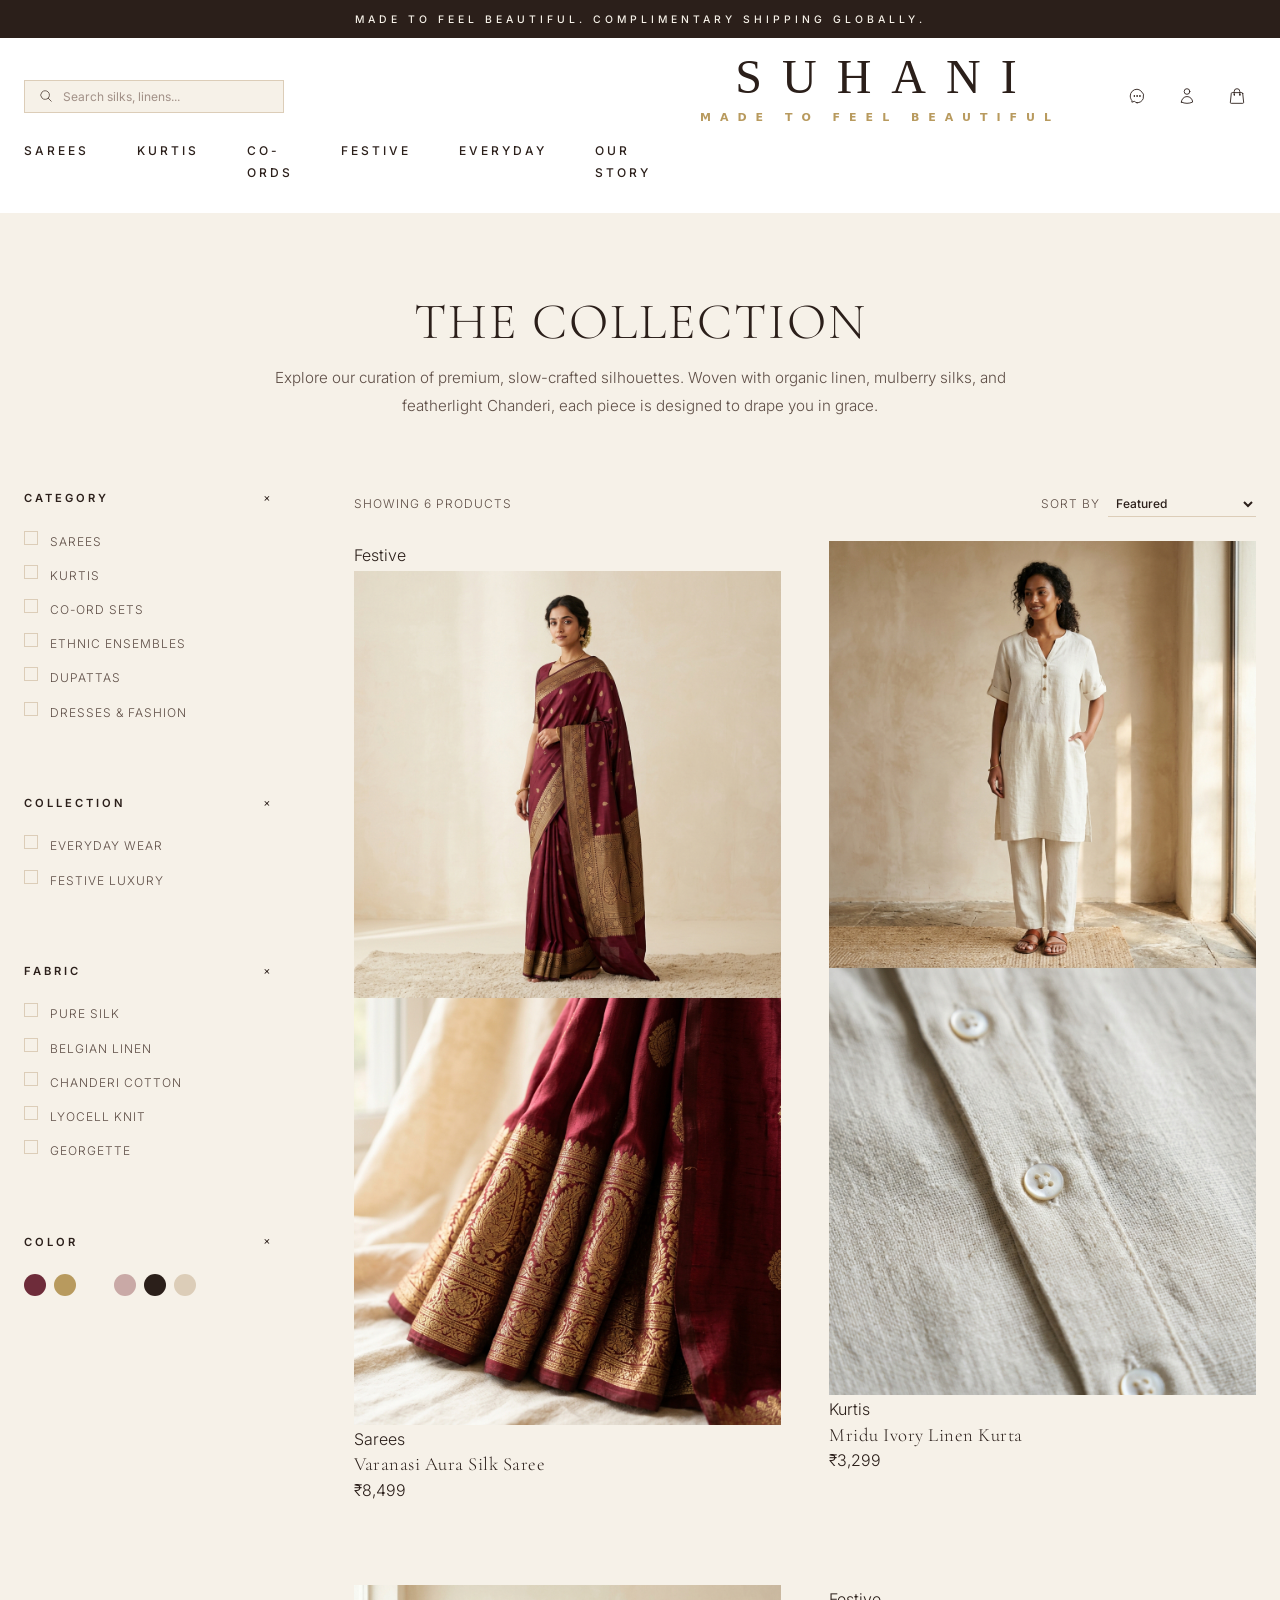
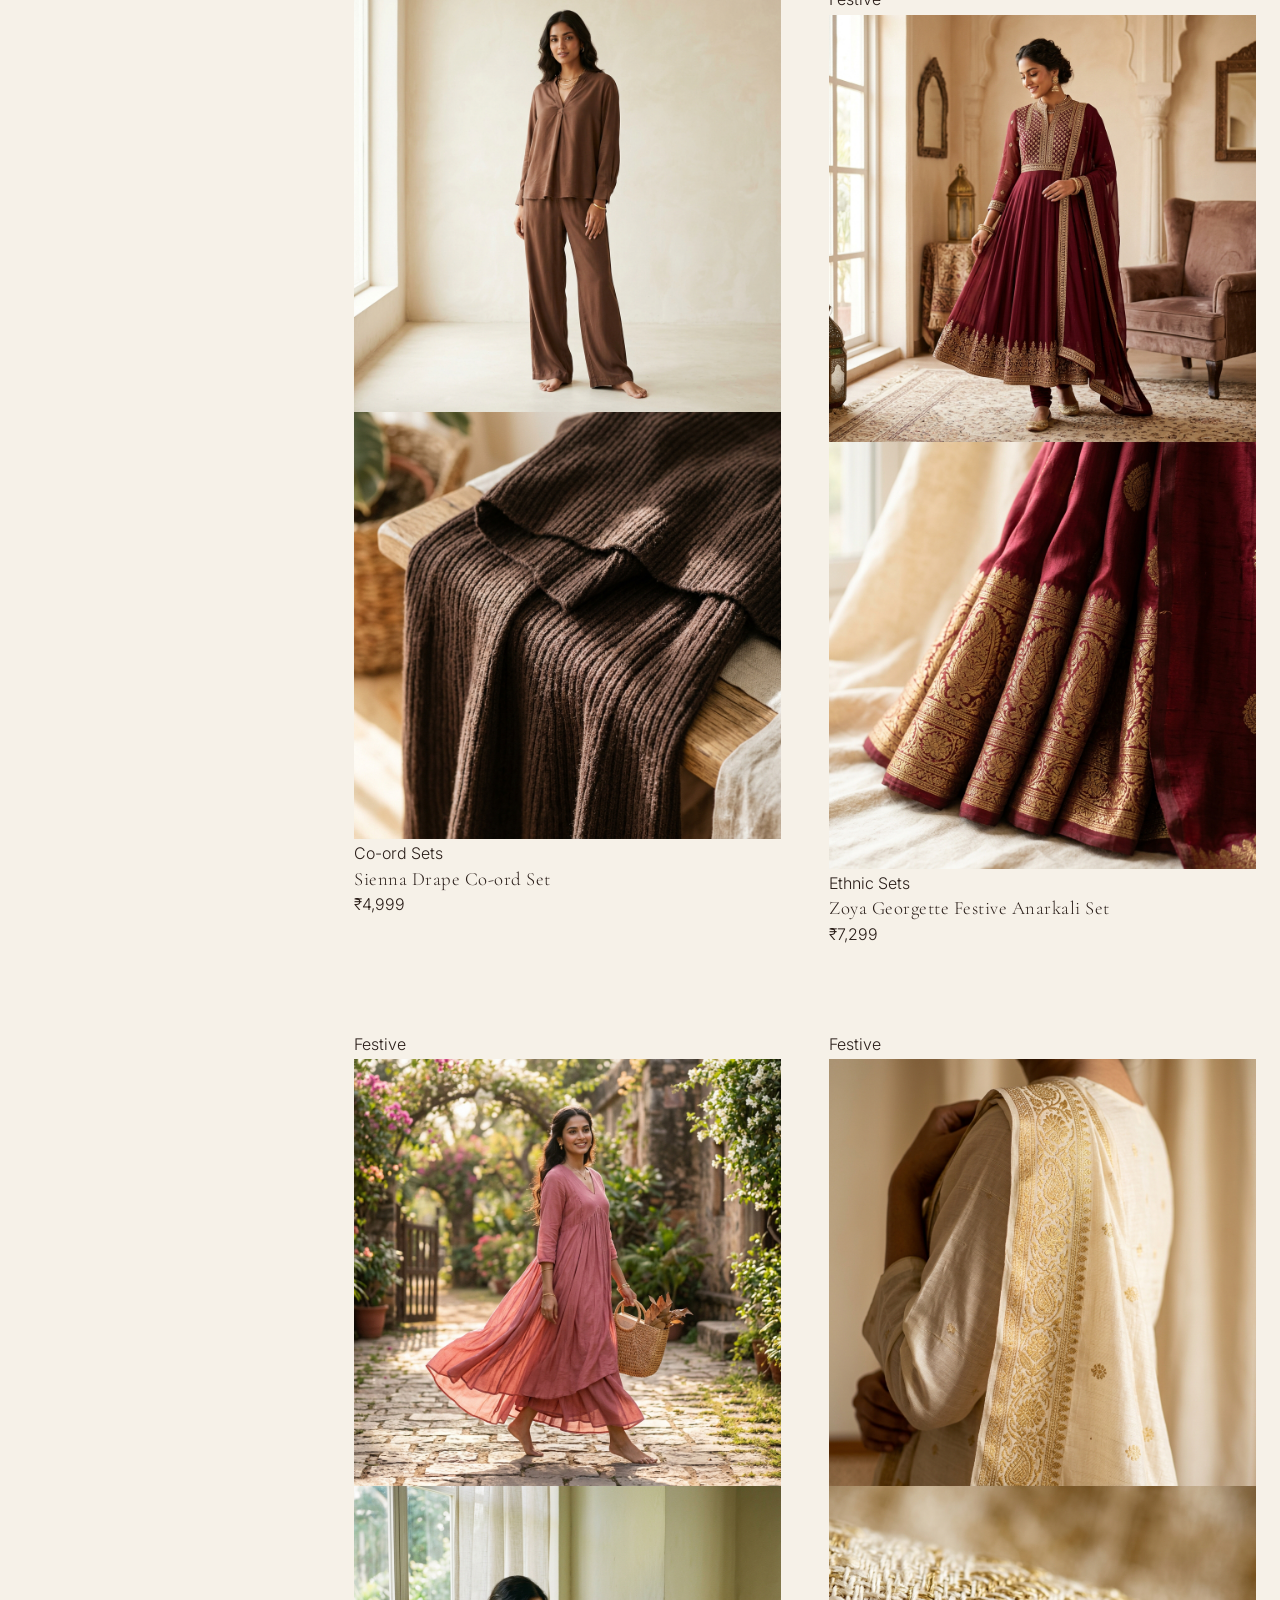
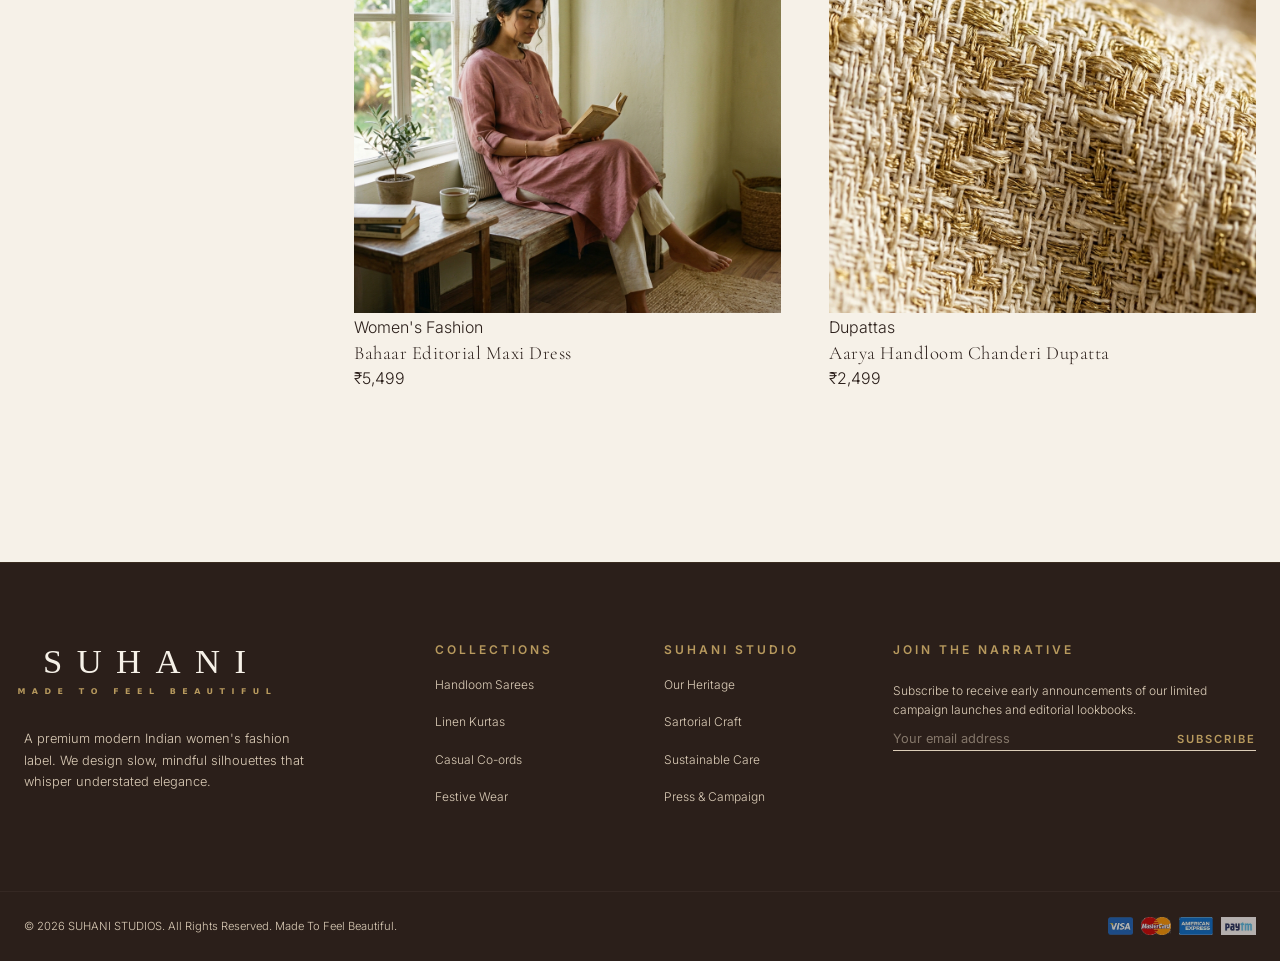
<file: collection.html>
<!DOCTYPE html>
<html lang="en">
<head>
  <meta charset="UTF-8">
  <meta name="viewport" content="width=device-width, initial-scale=1.0">
  <meta name="description" content="Explore SUHANI collections: pure handloom silk sarees, organic Belgian linen kurtis, modern draped co-order sets, and everyday luxury essentials.">
  <title>Shop Collections | SUHANI | Made To Feel Beautiful</title>
  
  <!-- Favicon -->
  <link rel="icon" type="image/svg+xml" href="assets/logo/favicon.svg">
  
  <!-- CSS Stylesheets -->
  <link rel="stylesheet" href="css/variables.css">
  <link rel="stylesheet" href="css/main.css">
  <link rel="stylesheet" href="css/collection.css">
</head>
<body>

  <!-- Promo Bar -->
  <div class="promo-bar">
    Made to feel beautiful. Complimentary shipping globally.
  </div>

  <!-- High-Fashion Centered Header -->
  <header class="site-header">
    <div class="header-container">
      <div class="header-top-row">
        <!-- Left Column: Search Bar (Desktop) / Burger (Mobile) -->
        <div class="header-left-col">
          <!-- Burger Trigger (Mobile) -->
          <button class="header-icon-btn mobile-menu-trigger" aria-label="Open navigation menu">
            <svg xmlns="http://www.w3.org/2000/svg" fill="none" viewBox="0 0 24 24" stroke-width="1.5" stroke="currentColor">
              <path stroke-linecap="round" stroke-linejoin="round" d="M3.75 6.75h16.5M3.75 12h16.5m-16.5 5.25h16.5" />
            </svg>
          </button>
          
          <!-- Search Bar (Desktop-only, hidden on mobile) -->
          <div class="header-search-bar search-trigger hide-on-mobile" aria-label="Search products">
            <svg xmlns="http://www.w3.org/2000/svg" fill="none" viewBox="0 0 24 24" stroke-width="1.5" stroke="currentColor">
              <path stroke-linecap="round" stroke-linejoin="round" d="M21 21l-5.197-5.197m0 0A7.5 7.5 0 105.196 5.196a7.5 7.5 0 0010.604 10.604z" />
            </svg>
            <input type="text" class="header-search-input" placeholder="Search silks, linens..." readonly>
          </div>
        </div>

        <!-- Center Column: Logo -->
        <div class="header-logo-center">
          <a href="index.html">
            <img src="assets/logo/logo-dark.svg" alt="SUHANI Logo" class="header-logo">
          </a>
        </div>

        <!-- Right Column: Utility Icons -->
        <div class="header-icons">
          <!-- Search Trigger (Mobile-only, hidden on desktop) -->
          <button class="header-icon-btn search-trigger hide-on-desktop" aria-label="Open search overlay">
            <svg xmlns="http://www.w3.org/2000/svg" fill="none" viewBox="0 0 24 24" stroke-width="1.5" stroke="currentColor">
              <path stroke-linecap="round" stroke-linejoin="round" d="M21 21l-5.197-5.197m0 0A7.5 7.5 0 105.196 5.196a7.5 7.5 0 0010.604 10.604z" />
            </svg>
          </button>
          
          <!-- WhatsApp Chat Link (Desktop-only) -->
          <a href="https://wa.me/918154000063" target="_blank" class="whatsapp-link hide-on-mobile" aria-label="Chat on WhatsApp">
            <svg xmlns="http://www.w3.org/2000/svg" fill="none" viewBox="0 0 24 24" stroke-width="1.5" stroke="currentColor">
              <path stroke-linecap="round" stroke-linejoin="round" d="M8.625 12a.375.375 0 11-.75 0 .375.375 0 01.75 0zm0 0H8.25m4.125 0a.375.375 0 11-.75 0 .375.375 0 01.75 0zm0 0H12m4.125 0a.375.375 0 11-.75 0 .375.375 0 01.75 0zm0 0h-.375M12 21a9.003 9.003 0 008.354-5.646 9.003 9.003 0 00-3.354-10.354A9.003 9.003 0 0012 3a9 9 0 00-9 9c0 2.234.812 4.277 2.154 5.846L5.25 20.25l3.154-1.154A8.966 8.966 0 0012 21z" />
            </svg>
          </a>
          
          <!-- User Profile Icon (Desktop-only) -->
          <a href="editorial.html" class="header-icon-btn hide-on-mobile" aria-label="About Suhani">
            <svg xmlns="http://www.w3.org/2000/svg" fill="none" viewBox="0 0 24 24" stroke-width="1.5" stroke="currentColor">
              <path stroke-linecap="round" stroke-linejoin="round" d="M15.75 6a3.75 3.75 0 11-7.5 0 3.75 3.75 0 017.5 0zM4.501 20.118a7.5 7.5 0 0114.998 0A17.933 17.933 0 0112 21.75c-2.676 0-5.216-.584-7.499-1.632z" />
            </svg>
          </a>
          
          <!-- Shopping Bag Cart Trigger -->
          <button class="header-icon-btn cart-trigger" aria-label="Open shopping bag">
            <svg xmlns="http://www.w3.org/2000/svg" fill="none" viewBox="0 0 24 24" stroke-width="1.5" stroke="currentColor">
              <path stroke-linecap="round" stroke-linejoin="round" d="M15.75 10.5V6a3.75 3.75 0 10-7.5 0v4.5m11.356-1.993l1.263 12c.07.665-.45 1.243-1.119 1.243H4.25a1.125 1.125 0 01-1.12-1.243l1.264-12A1.125 1.125 0 015.513 7.5h12.974c.576 0 1.059.435 1.119 1.007zM8.625 10.5a.375.375 0 11-.75 0 .375.375 0 01.75 0zm7.5 0a.375.375 0 11-.75 0 .375.375 0 01.75 0z" />
            </svg>
            <span class="cart-count">0</span>
          </button>
        </div>

      <!-- Centered Navigation Row -->
      <nav class="desktop-nav">
        <a href="collection.html?category=Sarees" class="nav-link">Sarees</a>
        <a href="collection.html?category=Kurtis" class="nav-link">Kurtis</a>
        <a href="collection.html?category=Co-ord Sets" class="nav-link">Co-ords</a>
        <a href="collection.html?collection=Festive Wear" class="nav-link">Festive</a>
        <a href="collection.html?collection=Everyday Wear" class="nav-link">Everyday</a>
        <a href="editorial.html" class="nav-link">Our Story</a>
      </nav>
    </div>
  </header>

  <!-- Collection Title Banner -->
  <section class="collection-header-section">
    <h1 class="collection-title" id="collection-page-main-title">The Collection</h1>
    <p class="collection-desc" id="collection-page-main-desc">
      Explore our curation of premium, slow-crafted silhouettes. Woven with organic linen, 
      mulberry silks, and featherlight Chanderi, each piece is designed to drape you in grace.
    </p>
  </section>

  <!-- Mobile Action Filter Bar -->
  <div class="mobile-filter-bar">
    <button class="mobile-filter-btn" id="mobile-filter-open-btn" aria-label="Open filter sidebar">
      <svg xmlns="http://www.w3.org/2000/svg" fill="none" viewBox="0 0 24 24" stroke-width="1.5" stroke="currentColor">
        <path stroke-linecap="round" stroke-linejoin="round" d="M10.5 6h9.75M10.5 6a1.5 1.5 0 11-3 0m3 0a1.5 1.5 0 10-3 0M3.75 6H7.5m3 12h9.75m-9.75 0a1.5 1.5 0 01-3 0m3 0a1.5 1.5 0 00-3 0m-3.75 0H7.5m9-6h3.75m-3.75 0a1.5 1.5 0 01-3 0m3 0a1.5 1.5 0 00-3 0m-9.75 0h9.75" />
      </svg>
      Filter
    </button>
    <div class="sorting-wrapper">
      <label for="sort-select-mobile" style="display:none;">Sort</label>
      <select id="sort-select-mobile" class="sort-select" aria-label="Sort options mobile">
        <option value="default">Default</option>
        <option value="price-low">Price: Low to High</option>
        <option value="price-high">Price: High to Low</option>
        <option value="rating">Best Rated</option>
      </select>
    </div>
  </div>

  <!-- Main Grid Layout -->
  <main class="collection-layout-container">
    <!-- Sidebar Filter Panel -->
    <aside class="filters-sidebar" id="sidebar-filter-element">
      <div class="drawer-header" style="display:none;" id="mobile-filter-header">
        <h3 class="drawer-title">Filters</h3>
        <button class="drawer-close-btn" id="mobile-filter-close-btn" aria-label="Close filters">&times;</button>
      </div>

      <!-- Categories Filter -->
      <div class="filter-group active">
        <h4 class="filter-group-title" onclick="toggleFilterGroup(this)">Category</h4>
        <div class="filter-options-list">
          <label class="filter-checkbox-label">
            <input type="checkbox" name="category" value="Sarees" onchange="applyFilters()">
            <span class="checkmark"></span>
            Sarees
          </label>
          <label class="filter-checkbox-label">
            <input type="checkbox" name="category" value="Kurtis" onchange="applyFilters()">
            <span class="checkmark"></span>
            Kurtis
          </label>
          <label class="filter-checkbox-label">
            <input type="checkbox" name="category" value="Co-ord Sets" onchange="applyFilters()">
            <span class="checkmark"></span>
            Co-ord Sets
          </label>
          <label class="filter-checkbox-label">
            <input type="checkbox" name="category" value="Ethnic Sets" onchange="applyFilters()">
            <span class="checkmark"></span>
            Ethnic Ensembles
          </label>
          <label class="filter-checkbox-label">
            <input type="checkbox" name="category" value="Dupattas" onchange="applyFilters()">
            <span class="checkmark"></span>
            Dupattas
          </label>
          <label class="filter-checkbox-label">
            <input type="checkbox" name="category" value="Women's Fashion" onchange="applyFilters()">
            <span class="checkmark"></span>
            Dresses &amp; Fashion
          </label>
        </div>
      </div>

      <!-- Collections Filter -->
      <div class="filter-group active">
        <h4 class="filter-group-title" onclick="toggleFilterGroup(this)">Collection</h4>
        <div class="filter-options-list">
          <label class="filter-checkbox-label">
            <input type="checkbox" name="collection" value="Everyday Wear" onchange="applyFilters()">
            <span class="checkmark"></span>
            Everyday Wear
          </label>
          <label class="filter-checkbox-label">
            <input type="checkbox" name="collection" value="Festive Wear" onchange="applyFilters()">
            <span class="checkmark"></span>
            Festive Luxury
          </label>
        </div>
      </div>

      <!-- Fabrics Filter -->
      <div class="filter-group active">
        <h4 class="filter-group-title" onclick="toggleFilterGroup(this)">Fabric</h4>
        <div class="filter-options-list">
          <label class="filter-checkbox-label">
            <input type="checkbox" name="fabric" value="Silk" onchange="applyFilters()">
            <span class="checkmark"></span>
            Pure Silk
          </label>
          <label class="filter-checkbox-label">
            <input type="checkbox" name="fabric" value="Linen" onchange="applyFilters()">
            <span class="checkmark"></span>
            Belgian Linen
          </label>
          <label class="filter-checkbox-label">
            <input type="checkbox" name="fabric" value="Cotton" onchange="applyFilters()">
            <span class="checkmark"></span>
            Chanderi Cotton
          </label>
          <label class="filter-checkbox-label">
            <input type="checkbox" name="fabric" value="Lyocell" onchange="applyFilters()">
            <span class="checkmark"></span>
            Lyocell Knit
          </label>
          <label class="filter-checkbox-label">
            <input type="checkbox" name="fabric" value="Georgette" onchange="applyFilters()">
            <span class="checkmark"></span>
            Georgette
          </label>
        </div>
      </div>

      <!-- Colors Filter -->
      <div class="filter-group active">
        <h4 class="filter-group-title" onclick="toggleFilterGroup(this)">Color</h4>
        <div class="color-swatch-list">
          <button class="color-swatch-btn" style="background-color: #6E2C3A;" data-color="Sindoor Wine" onclick="toggleColorFilter(this)" aria-label="Wine color"></button>
          <button class="color-swatch-btn" style="background-color: #B89A5E;" data-color="Antique Gold" onclick="toggleColorFilter(this)" aria-label="Gold color"></button>
          <button class="color-swatch-btn" style="background-color: #F6F1E8;" data-color="Warm Ivory" onclick="toggleColorFilter(this)" aria-label="Ivory color"></button>
          <button class="color-swatch-btn" style="background-color: #C9A9A6;" data-color="Muted Rose" onclick="toggleColorFilter(this)" aria-label="Rose color"></button>
          <button class="color-swatch-btn" style="background-color: #2B1F1A;" data-color="Espresso Brown" onclick="toggleColorFilter(this)" aria-label="Espresso color"></button>
          <button class="color-swatch-btn" style="background-color: #DCCDB8;" data-color="Sandstone Beige" onclick="toggleColorFilter(this)" aria-label="Beige color"></button>
        </div>
      </div>

      <div style="display:none; padding-top:20px;" id="mobile-filter-footer">
        <button class="btn btn-primary" onclick="closeMobileFilters()">Apply Filters</button>
      </div>
    </aside>

    <!-- Product Grid Listing -->
    <section class="products-listing-wrapper">
      <div class="listing-toolbar">
        <span class="products-count-label" id="products-count-label">Showing 0 products</span>
        <div class="sorting-wrapper" id="desktop-sorting-wrapper">
          <span>Sort By</span>
          <label for="sort-select-desktop" style="display:none;">Sort</label>
          <select id="sort-select-desktop" class="sort-select" onchange="applyFilters()" aria-label="Sort options desktop">
            <option value="default">Featured</option>
            <option value="price-low">Price: Low to High</option>
            <option value="price-high">Price: High to Low</option>
            <option value="rating">Best Rated</option>
          </select>
        </div>
      </div>
      
      <div class="products-grid" id="collection-products-grid">
        <!-- Products injected dynamically via collection.js -->
      </div>
    </section>
  </main>

  <!-- Footer -->
  <footer class="site-footer">
    <div class="footer-container">
      <div class="footer-brand">
        <img src="assets/logo/logo-light.svg" alt="SUHANI Logo" class="footer-logo">
        <p class="footer-desc">A premium modern Indian women's fashion label. We design slow, mindful silhouettes that whisper understated elegance.</p>
      </div>
      <div>
        <h4 class="footer-title">Collections</h4>
        <ul class="footer-links">
          <li><a href="collection.html?category=Sarees" class="footer-link">Handloom Sarees</a></li>
          <li><a href="collection.html?category=Kurtis" class="footer-link">Linen Kurtas</a></li>
          <li><a href="collection.html?category=Co-ord Sets" class="footer-link">Casual Co-ords</a></li>
          <li><a href="collection.html?collection=Festive Wear" class="footer-link">Festive Wear</a></li>
        </ul>
      </div>
      <div>
        <h4 class="footer-title">Suhani Studio</h4>
        <ul class="footer-links">
          <li><a href="editorial.html" class="footer-link">Our Heritage</a></li>
          <li><a href="editorial.html" class="footer-link">Sartorial Craft</a></li>
          <li><a href="editorial.html" class="footer-link">Sustainable Care</a></li>
          <li><a href="editorial.html" class="footer-link">Press &amp; Campaign</a></li>
        </ul>
      </div>
      <div class="footer-newsletter">
        <h4 class="footer-title">Join The Narrative</h4>
        <p class="footer-newsletter-text">Subscribe to receive early announcements of our limited campaign launches and editorial lookbooks.</p>
        <form class="newsletter-form" onsubmit="event.preventDefault(); alert('Thank you for subscribing to Suhani.');">
          <input type="email" placeholder="Your email address" class="newsletter-input" required aria-label="Email address">
          <button type="submit" class="newsletter-submit">Subscribe</button>
        </form>
      </div>
    </div>
    <div class="footer-bottom">
      <p>&copy; 2026 SUHANI STUDIOS. All Rights Reserved. Made To Feel Beautiful.</p>
      <div class="footer-payments">
        <img src="assets/images/visa.webp" alt="Visa">
        <img src="assets/images/mastercard.webp" alt="Mastercard">
        <img src="assets/images/american-express.webp" alt="American Express">
        <img src="assets/images/paytm.webp" alt="Paytm">
      </div>
    </div>
  </footer>

  <!-- Drawer overlays -->
  <div class="drawer-overlay mobile-nav-overlay"></div>
  <div class="drawer-overlay cart-overlay"></div>
  <div class="drawer-overlay filter-mobile-overlay" id="filter-overlay-element"></div>

  <!-- Mobile Drawer -->
  <div class="drawer-panel drawer-left mobile-nav-drawer">
    <div class="drawer-header">
      <h3 class="drawer-title">SUHANI</h3>
      <button class="drawer-close-btn mobile-nav-close" aria-label="Close menu">&times;</button>
    </div>
    <div class="mobile-nav-items">
      <a href="collection.html?category=Sarees" class="mobile-nav-link">Sarees</a>
      <a href="collection.html?category=Kurtis" class="mobile-nav-link">Kurtis</a>
      <a href="collection.html?category=Co-ord Sets" class="mobile-nav-link">Co-ord Sets</a>
      <a href="collection.html?collection=Festive Wear" class="mobile-nav-link">Festive Wear</a>
      <a href="collection.html?collection=Everyday Wear" class="mobile-nav-link">Everyday Wear</a>
      <a href="editorial.html" class="mobile-nav-link">Our Story</a>
    </div>
  </div>

  <!-- Cart Drawer -->
  <div class="drawer-panel drawer-right cart-drawer">
    <div class="drawer-header">
      <h3 class="drawer-title">Your Bag</h3>
      <button class="drawer-close-btn cart-close" aria-label="Close bag">&times;</button>
    </div>
    <div class="cart-drawer-items">
      <!-- Dynamic render items -->
    </div>
    <div class="cart-drawer-footer">
      <div class="cart-drawer-summary">
        <span class="cart-drawer-total">Subtotal</span>
        <span class="cart-drawer-total-amount">₹0</span>
      </div>
      <div class="cart-drawer-cta">
        <a href="cart.html" class="btn btn-secondary">View Shopping Bag</a>
        <a href="checkout.html" class="btn btn-primary">Proceed To Checkout</a>
      </div>
    </div>
  </div>

  <!-- Search Overlay Fullscreen -->
  <div class="search-overlay">
    <div class="search-overlay-header">
      <span class="drawer-title">SUHANI</span>
      <button class="drawer-close-btn search-close" aria-label="Close search">&times;</button>
    </div>
    <div class="search-bar-container">
      <input type="text" placeholder="Search sarees, kurtas, co-ords..." class="search-input" aria-label="Search input">
    </div>
    <div class="search-results-section">
      <div class="search-results-grid">
        <!-- Results injection here -->
      </div>
    </div>
  </div>

  <!-- JS Controllers -->
  <script src="js/store.js"></script>
  <script src="js/common.js"></script>
  <script src="js/collection.js"></script>
</body>
</html>
</file>
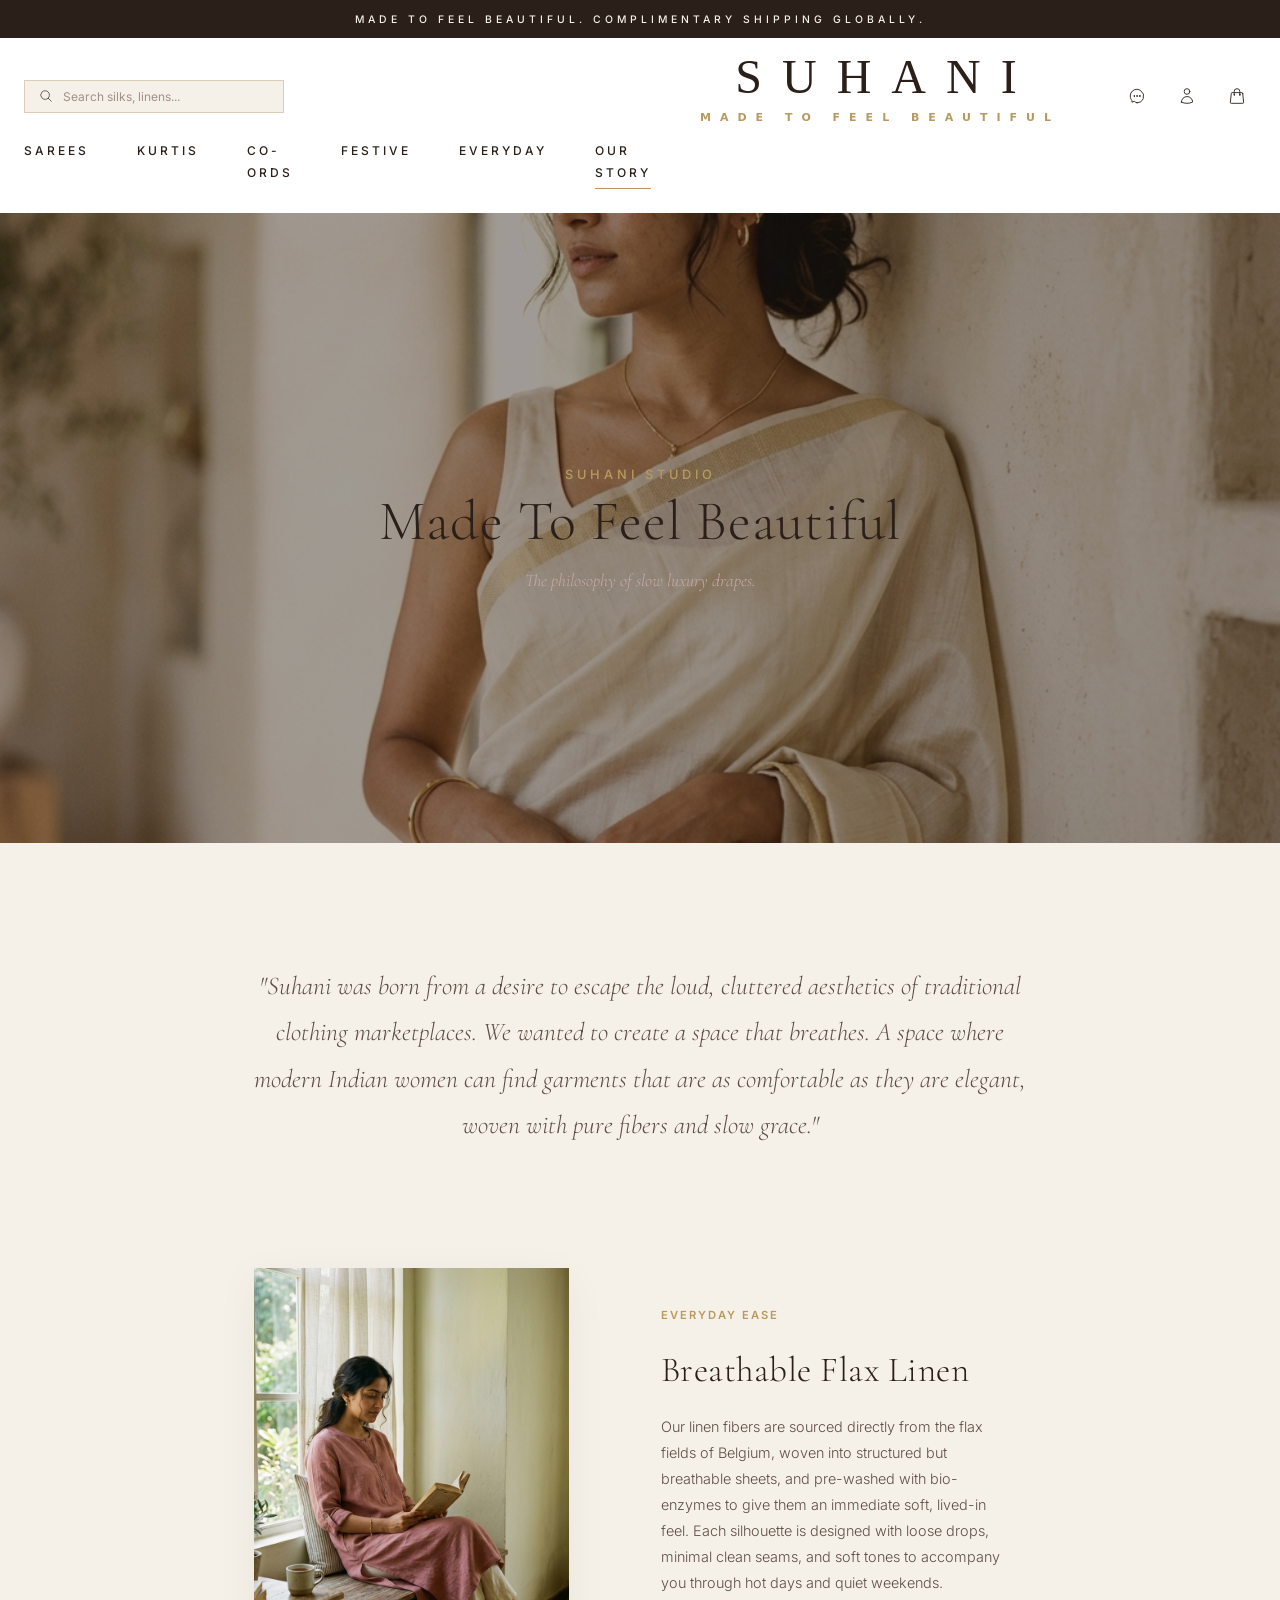
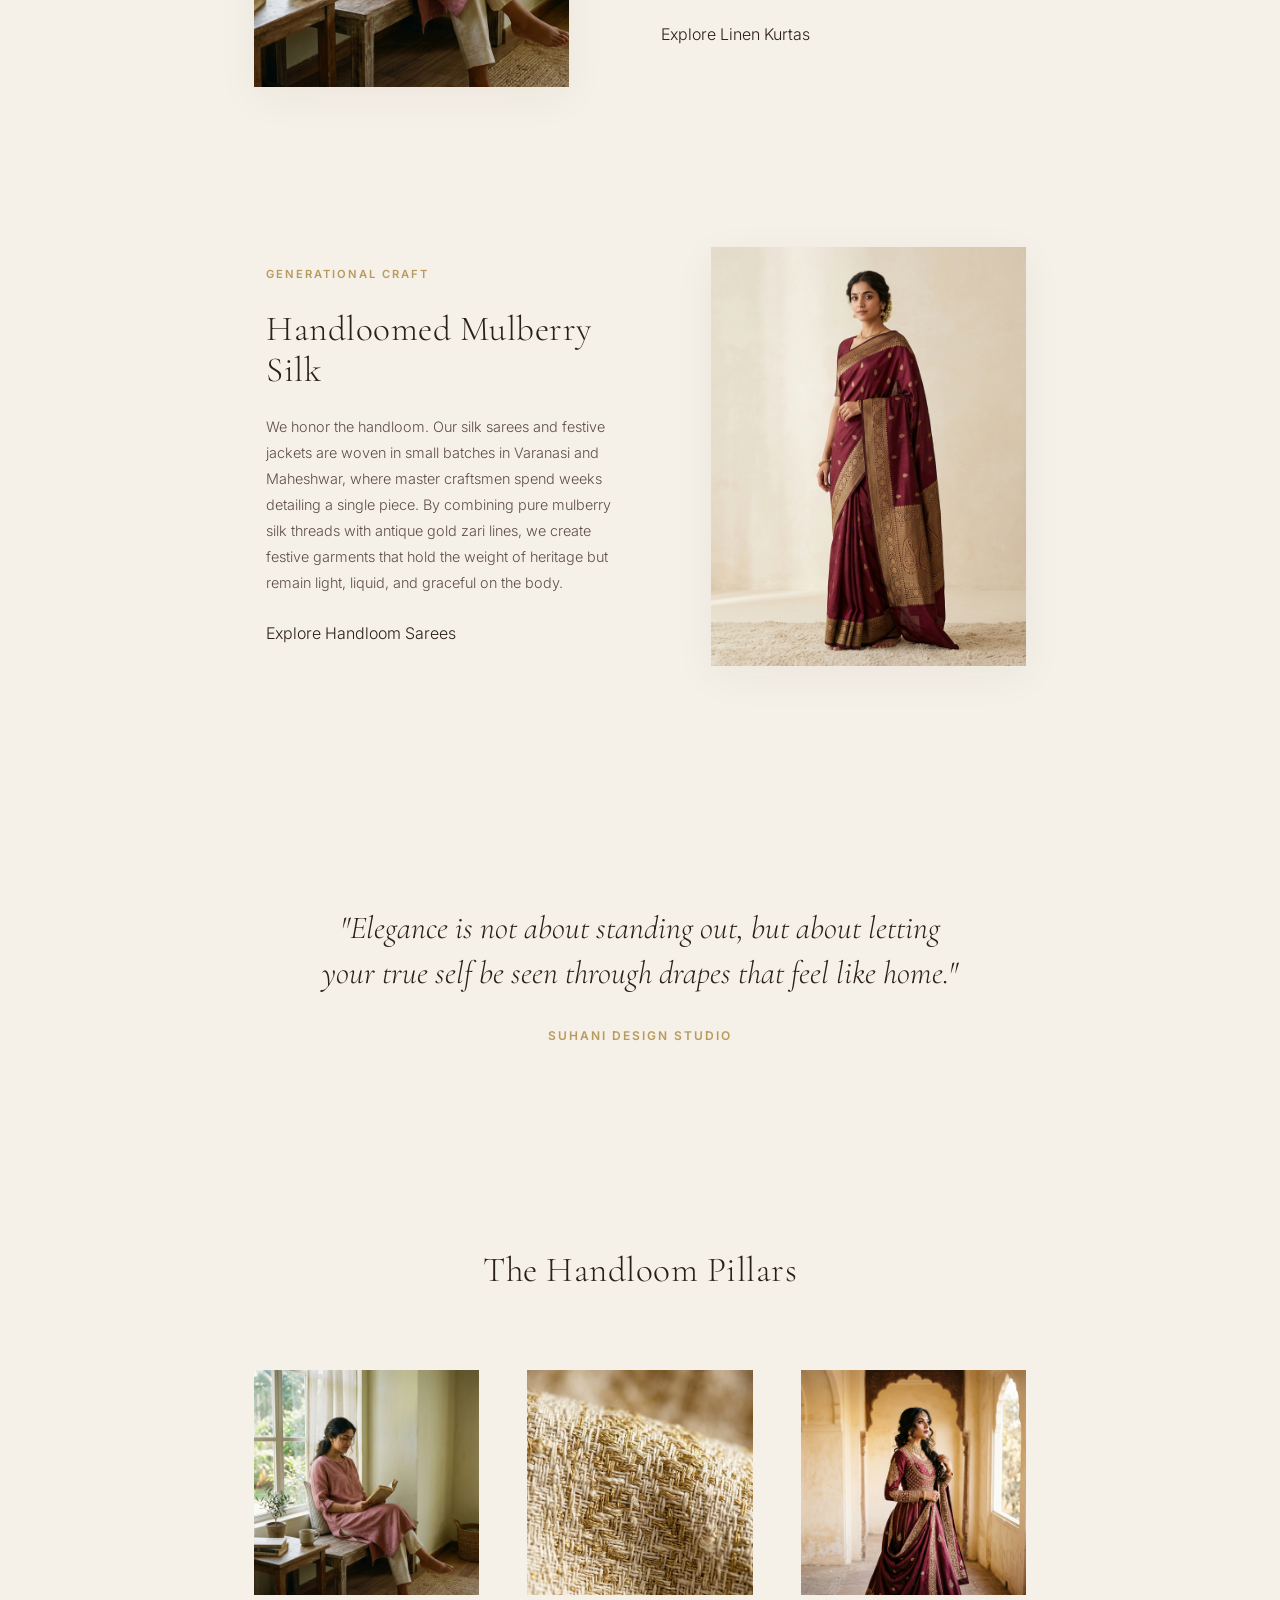
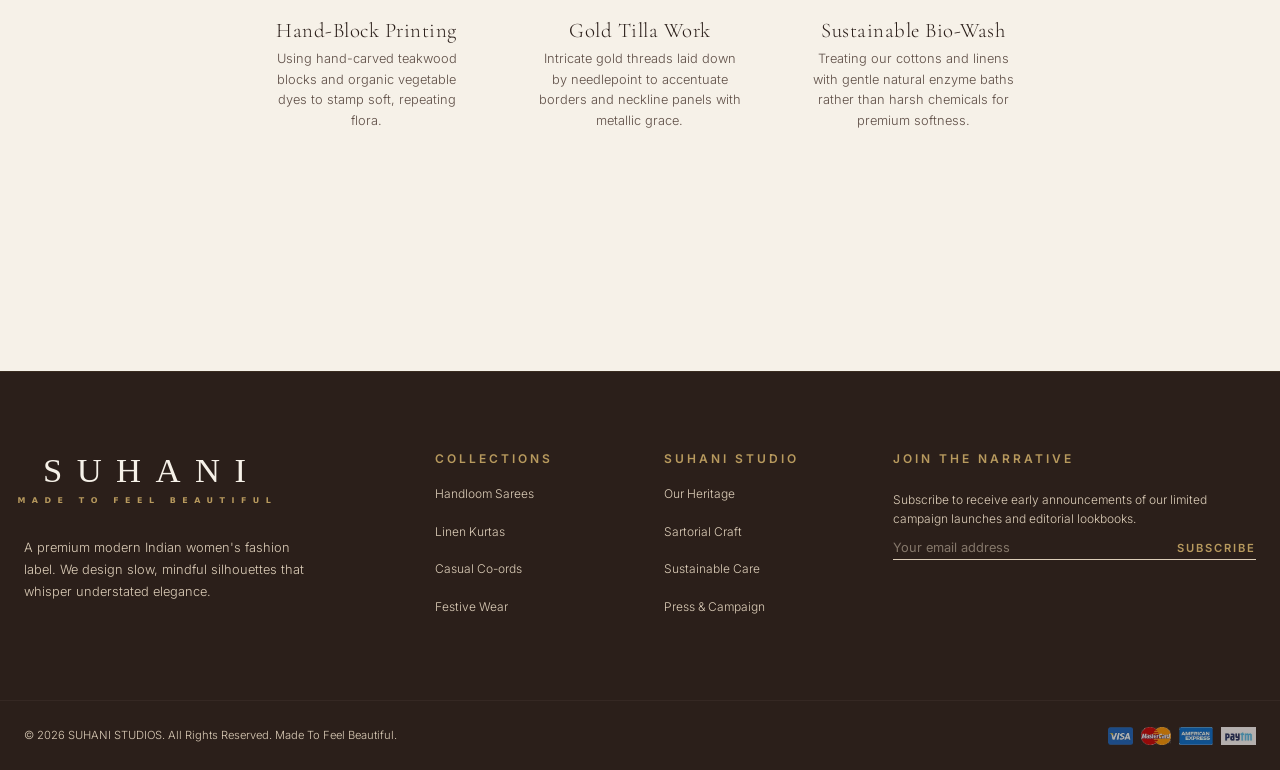
<file: editorial.html>
<!DOCTYPE html>
<html lang="en">
<head>
  <meta charset="UTF-8">
  <meta name="viewport" content="width=device-width, initial-scale=1.0">
  <meta name="description" content="Discover the heritage, sustainability, and craft philosophy behind SUHANI. Mindful modern Indian fashion designed for slow luxury.">
  <title>Our Story &amp; Heritage | SUHANI | Made To Feel Beautiful</title>
  
  <!-- Favicon -->
  <link rel="icon" type="image/svg+xml" href="assets/logo/favicon.svg">
  
  <!-- CSS Stylesheets -->
  <link rel="stylesheet" href="css/variables.css">
  <link rel="stylesheet" href="css/main.css">
  <link rel="stylesheet" href="css/editorial.css">
</head>
<body>

  <!-- Promo Bar -->
  <div class="promo-bar">
    Made to feel beautiful. Complimentary shipping globally.
  </div>

  <!-- High-Fashion Centered Header -->
  <header class="site-header">
    <div class="header-container">
      <div class="header-top-row">
        <!-- Left Column: Search Bar (Desktop) / Burger (Mobile) -->
        <div class="header-left-col">
          <!-- Burger Trigger (Mobile) -->
          <button class="header-icon-btn mobile-menu-trigger" aria-label="Open navigation menu">
            <svg xmlns="http://www.w3.org/2000/svg" fill="none" viewBox="0 0 24 24" stroke-width="1.5" stroke="currentColor">
              <path stroke-linecap="round" stroke-linejoin="round" d="M3.75 6.75h16.5M3.75 12h16.5m-16.5 5.25h16.5" />
            </svg>
          </button>
          
          <!-- Search Bar (Desktop-only, hidden on mobile) -->
          <div class="header-search-bar search-trigger hide-on-mobile" aria-label="Search products">
            <svg xmlns="http://www.w3.org/2000/svg" fill="none" viewBox="0 0 24 24" stroke-width="1.5" stroke="currentColor">
              <path stroke-linecap="round" stroke-linejoin="round" d="M21 21l-5.197-5.197m0 0A7.5 7.5 0 105.196 5.196a7.5 7.5 0 0010.604 10.604z" />
            </svg>
            <input type="text" class="header-search-input" placeholder="Search silks, linens..." readonly>
          </div>
        </div>

        <!-- Center Column: Logo -->
        <div class="header-logo-center">
          <a href="index.html">
            <img src="assets/logo/logo-dark.svg" alt="SUHANI Logo" class="header-logo">
          </a>
        </div>

        <!-- Right Column: Utility Icons -->
        <div class="header-icons">
          <!-- Search Trigger (Mobile-only, hidden on desktop) -->
          <button class="header-icon-btn search-trigger hide-on-desktop" aria-label="Open search overlay">
            <svg xmlns="http://www.w3.org/2000/svg" fill="none" viewBox="0 0 24 24" stroke-width="1.5" stroke="currentColor">
              <path stroke-linecap="round" stroke-linejoin="round" d="M21 21l-5.197-5.197m0 0A7.5 7.5 0 105.196 5.196a7.5 7.5 0 0010.604 10.604z" />
            </svg>
          </button>
          
          <!-- WhatsApp Chat Link (Desktop-only) -->
          <a href="https://wa.me/918154000063" target="_blank" class="whatsapp-link hide-on-mobile" aria-label="Chat on WhatsApp">
            <svg xmlns="http://www.w3.org/2000/svg" fill="none" viewBox="0 0 24 24" stroke-width="1.5" stroke="currentColor">
              <path stroke-linecap="round" stroke-linejoin="round" d="M8.625 12a.375.375 0 11-.75 0 .375.375 0 01.75 0zm0 0H8.25m4.125 0a.375.375 0 11-.75 0 .375.375 0 01.75 0zm0 0H12m4.125 0a.375.375 0 11-.75 0 .375.375 0 01.75 0zm0 0h-.375M12 21a9.003 9.003 0 008.354-5.646 9.003 9.003 0 00-3.354-10.354A9.003 9.003 0 0012 3a9 9 0 00-9 9c0 2.234.812 4.277 2.154 5.846L5.25 20.25l3.154-1.154A8.966 8.966 0 0012 21z" />
            </svg>
          </a>
          
          <!-- User Profile Icon (Desktop-only) -->
          <a href="editorial.html" class="header-icon-btn hide-on-mobile" aria-label="About Suhani">
            <svg xmlns="http://www.w3.org/2000/svg" fill="none" viewBox="0 0 24 24" stroke-width="1.5" stroke="currentColor">
              <path stroke-linecap="round" stroke-linejoin="round" d="M15.75 6a3.75 3.75 0 11-7.5 0 3.75 3.75 0 017.5 0zM4.501 20.118a7.5 7.5 0 0114.998 0A17.933 17.933 0 0112 21.75c-2.676 0-5.216-.584-7.499-1.632z" />
            </svg>
          </a>
          
          <!-- Shopping Bag Cart Trigger -->
          <button class="header-icon-btn cart-trigger" aria-label="Open shopping bag">
            <svg xmlns="http://www.w3.org/2000/svg" fill="none" viewBox="0 0 24 24" stroke-width="1.5" stroke="currentColor">
              <path stroke-linecap="round" stroke-linejoin="round" d="M15.75 10.5V6a3.75 3.75 0 10-7.5 0v4.5m11.356-1.993l1.263 12c.07.665-.45 1.243-1.119 1.243H4.25a1.125 1.125 0 01-1.12-1.243l1.264-12A1.125 1.125 0 015.513 7.5h12.974c.576 0 1.059.435 1.119 1.007zM8.625 10.5a.375.375 0 11-.75 0 .375.375 0 01.75 0zm7.5 0a.375.375 0 11-.75 0 .375.375 0 01.75 0z" />
            </svg>
            <span class="cart-count">0</span>
          </button>
        </div>

      <!-- Centered Navigation Row -->
      <nav class="desktop-nav">
        <a href="collection.html?category=Sarees" class="nav-link">Sarees</a>
        <a href="collection.html?category=Kurtis" class="nav-link">Kurtis</a>
        <a href="collection.html?category=Co-ord Sets" class="nav-link">Co-ords</a>
        <a href="collection.html?collection=Festive Wear" class="nav-link">Festive</a>
        <a href="collection.html?collection=Everyday Wear" class="nav-link">Everyday</a>
        <a href="editorial.html" class="nav-link active">Our Story</a>
      </nav>
    </div>
  </header>

  <!-- Editorial Hero Banner -->
  <section class="editorial-hero">
    <img src="assets/images/hero-campaign.png" alt="Suhani Campaign Editorial Cover" class="editorial-hero-bg">
    <div class="editorial-hero-content">
      <span class="editorial-hero-tag">Suhani Studio</span>
      <h1 class="editorial-hero-title">Made To Feel Beautiful</h1>
      <p style="font-family: var(--font-serif); font-size: 1.1rem; font-style: italic; color: var(--accent-soft);">The philosophy of slow luxury drapes.</p>
    </div>
  </section>

  <!-- Content Container -->
  <main class="editorial-container">
    
    <!-- Lead quote -->
    <p class="editorial-lead reveal-on-scroll">
      "Suhani was born from a desire to escape the loud, cluttered aesthetics of traditional clothing marketplaces. 
      We wanted to create a space that breathes. A space where modern Indian women can find garments that are as comfortable 
      as they are elegant, woven with pure fibers and slow grace."
    </p>

    <!-- Row 1: The Linen Story -->
    <section class="editorial-section-block editorial-row reveal-on-scroll">
      <div class="editorial-image-frame">
        <img src="assets/images/campaign-everyday.png" alt="Washed Flax Linen Kurta">
      </div>
      <div class="editorial-text-panel">
        <span class="editorial-panel-subtitle">Everyday Ease</span>
        <h2 class="editorial-panel-title">Breathable Flax Linen</h2>
        <p class="editorial-panel-body">
          Our linen fibers are sourced directly from the flax fields of Belgium, woven into structured but breathable sheets, 
          and pre-washed with bio-enzymes to give them an immediate soft, lived-in feel. 
          Each silhouette is designed with loose drops, minimal clean seams, and soft tones to accompany you through hot days 
          and quiet weekends.
        </p>
        <a href="collection.html?category=Kurtis" class="section-link" style="align-self:flex-start;">Explore Linen Kurtas</a>
      </div>
    </section>

    <!-- Row 2: Varanasi Handloom Silk -->
    <section class="editorial-section-block editorial-row reverse reveal-on-scroll">
      <div class="editorial-text-panel">
        <span class="editorial-panel-subtitle">Generational Craft</span>
        <h2 class="editorial-panel-title">Handloomed Mulberry Silk</h2>
        <p class="editorial-panel-body">
          We honor the handloom. Our silk sarees and festive jackets are woven in small batches in Varanasi and Maheshwar, 
          where master craftsmen spend weeks detailing a single piece. 
          By combining pure mulberry silk threads with antique gold zari lines, we create festive garments that hold the weight 
          of heritage but remain light, liquid, and graceful on the body.
        </p>
        <a href="collection.html?category=Sarees" class="section-link" style="align-self:flex-start;">Explore Handloom Sarees</a>
      </div>
      <div class="editorial-image-frame">
        <img src="assets/images/product-saree-01.png" alt="Varanasi Silk Saree Handloom Weaving">
      </div>
    </section>

    <!-- Editorial Quote -->
    <section class="editorial-quote-block reveal-on-scroll">
      <blockquote class="editorial-quote-text">
        "Elegance is not about standing out, but about letting your true self be seen through drapes that feel like home."
      </blockquote>
      <span class="editorial-quote-author">Suhani Design Studio</span>
    </section>

    <!-- Craft Showcases -->
    <section class="editorial-section-block reveal-on-scroll">
      <h2 class="editorial-panel-title" style="text-align:center; margin-bottom:var(--spacing-md);">The Handloom Pillars</h2>
      <div class="craft-showcase-grid">
        <!-- Block 1 -->
        <div class="craft-card">
          <div class="craft-card-image">
            <img src="assets/images/campaign-everyday.png" alt="Hand Block Printing">
          </div>
          <h3 class="craft-card-title">Hand-Block Printing</h3>
          <p class="craft-card-desc">Using hand-carved teakwood blocks and organic vegetable dyes to stamp soft, repeating flora.</p>
        </div>
        <!-- Block 2 -->
        <div class="craft-card">
          <div class="craft-card-image">
            <img src="assets/images/fabric-closeup.png" alt="Gold Tilla Embroidery">
          </div>
          <h3 class="craft-card-title">Gold Tilla Work</h3>
          <p class="craft-card-desc">Intricate gold threads laid down by needlepoint to accentuate borders and neckline panels with metallic grace.</p>
        </div>
        <!-- Block 3 -->
        <div class="craft-card">
          <div class="craft-card-image">
            <img src="assets/images/campaign-festive.png" alt="Sustainable Bio Washes">
          </div>
          <h3 class="craft-card-title">Sustainable Bio-Wash</h3>
          <p class="craft-card-desc">Treating our cottons and linens with gentle natural enzyme baths rather than harsh chemicals for premium softness.</p>
        </div>
      </div>
    </section>

  </main>

  <!-- Footer -->
  <footer class="site-footer">
    <div class="footer-container">
      <div class="footer-brand">
        <img src="assets/logo/logo-light.svg" alt="SUHANI Logo" class="footer-logo">
        <p class="footer-desc">A premium modern Indian women's fashion label. We design slow, mindful silhouettes that whisper understated elegance.</p>
      </div>
      <div>
        <h4 class="footer-title">Collections</h4>
        <ul class="footer-links">
          <li><a href="collection.html?category=Sarees" class="footer-link">Handloom Sarees</a></li>
          <li><a href="collection.html?category=Kurtis" class="footer-link">Linen Kurtas</a></li>
          <li><a href="collection.html?category=Co-ord Sets" class="footer-link">Casual Co-ords</a></li>
          <li><a href="collection.html?collection=Festive Wear" class="footer-link">Festive Wear</a></li>
        </ul>
      </div>
      <div>
        <h4 class="footer-title">Suhani Studio</h4>
        <ul class="footer-links">
          <li><a href="editorial.html" class="footer-link">Our Heritage</a></li>
          <li><a href="editorial.html" class="footer-link">Sartorial Craft</a></li>
          <li><a href="editorial.html" class="footer-link">Sustainable Care</a></li>
          <li><a href="editorial.html" class="footer-link">Press &amp; Campaign</a></li>
        </ul>
      </div>
      <div class="footer-newsletter">
        <h4 class="footer-title">Join The Narrative</h4>
        <p class="footer-newsletter-text">Subscribe to receive early announcements of our limited campaign launches and editorial lookbooks.</p>
        <form class="newsletter-form" onsubmit="event.preventDefault(); alert('Thank you for subscribing to Suhani.');">
          <input type="email" placeholder="Your email address" class="newsletter-input" required aria-label="Email address">
          <button type="submit" class="newsletter-submit">Subscribe</button>
        </form>
      </div>
    </div>
    <div class="footer-bottom">
      <p>&copy; 2026 SUHANI STUDIOS. All Rights Reserved. Made To Feel Beautiful.</p>
      <div class="footer-payments">
        <img src="assets/images/visa.webp" alt="Visa">
        <img src="assets/images/mastercard.webp" alt="Mastercard">
        <img src="assets/images/american-express.webp" alt="American Express">
        <img src="assets/images/paytm.webp" alt="Paytm">
      </div>
    </div>
  </footer>

  <!-- Drawer overlays -->
  <div class="drawer-overlay mobile-nav-overlay"></div>
  <div class="drawer-overlay cart-overlay"></div>

  <!-- Mobile Drawer -->
  <div class="drawer-panel drawer-left mobile-nav-drawer">
    <div class="drawer-header">
      <h3 class="drawer-title">SUHANI</h3>
      <button class="drawer-close-btn mobile-nav-close" aria-label="Close menu">&times;</button>
    </div>
    <div class="mobile-nav-items">
      <a href="collection.html?category=Sarees" class="mobile-nav-link">Sarees</a>
      <a href="collection.html?category=Kurtis" class="mobile-nav-link">Kurtis</a>
      <a href="collection.html?category=Co-ord Sets" class="mobile-nav-link">Co-ord Sets</a>
      <a href="collection.html?collection=Festive Wear" class="mobile-nav-link">Festive Wear</a>
      <a href="collection.html?collection=Everyday Wear" class="mobile-nav-link">Everyday Wear</a>
      <a href="editorial.html" class="mobile-nav-link">Our Story</a>
    </div>
  </div>

  <!-- Cart Drawer -->
  <div class="drawer-panel drawer-right cart-drawer">
    <div class="drawer-header">
      <h3 class="drawer-title">Your Bag</h3>
      <button class="drawer-close-btn cart-close" aria-label="Close bag">&times;</button>
    </div>
    <div class="cart-drawer-items">
      <!-- Dynamic render items -->
    </div>
    <div class="cart-drawer-footer">
      <div class="cart-drawer-summary">
        <span class="cart-drawer-total">Subtotal</span>
        <span class="cart-drawer-total-amount">₹0</span>
      </div>
      <div class="cart-drawer-cta">
        <a href="cart.html" class="btn btn-secondary">View Shopping Bag</a>
        <a href="checkout.html" class="btn btn-primary">Proceed To Checkout</a>
      </div>
    </div>
  </div>

  <!-- Search Overlay -->
  <div class="search-overlay">
    <div class="search-overlay-header">
      <span class="drawer-title">SUHANI</span>
      <button class="drawer-close-btn search-close" aria-label="Close search">&times;</button>
    </div>
    <div class="search-bar-container">
      <input type="text" placeholder="Search sarees, kurtas, co-ords..." class="search-input" aria-label="Search input text">
    </div>
    <div class="search-results-section">
      <div class="search-results-grid">
        <!-- Results injection here -->
      </div>
    </div>
  </div>

  <!-- JS Controllers -->
  <script src="js/store.js"></script>
  <script src="js/common.js"></script>
</body>
</html>
</file>
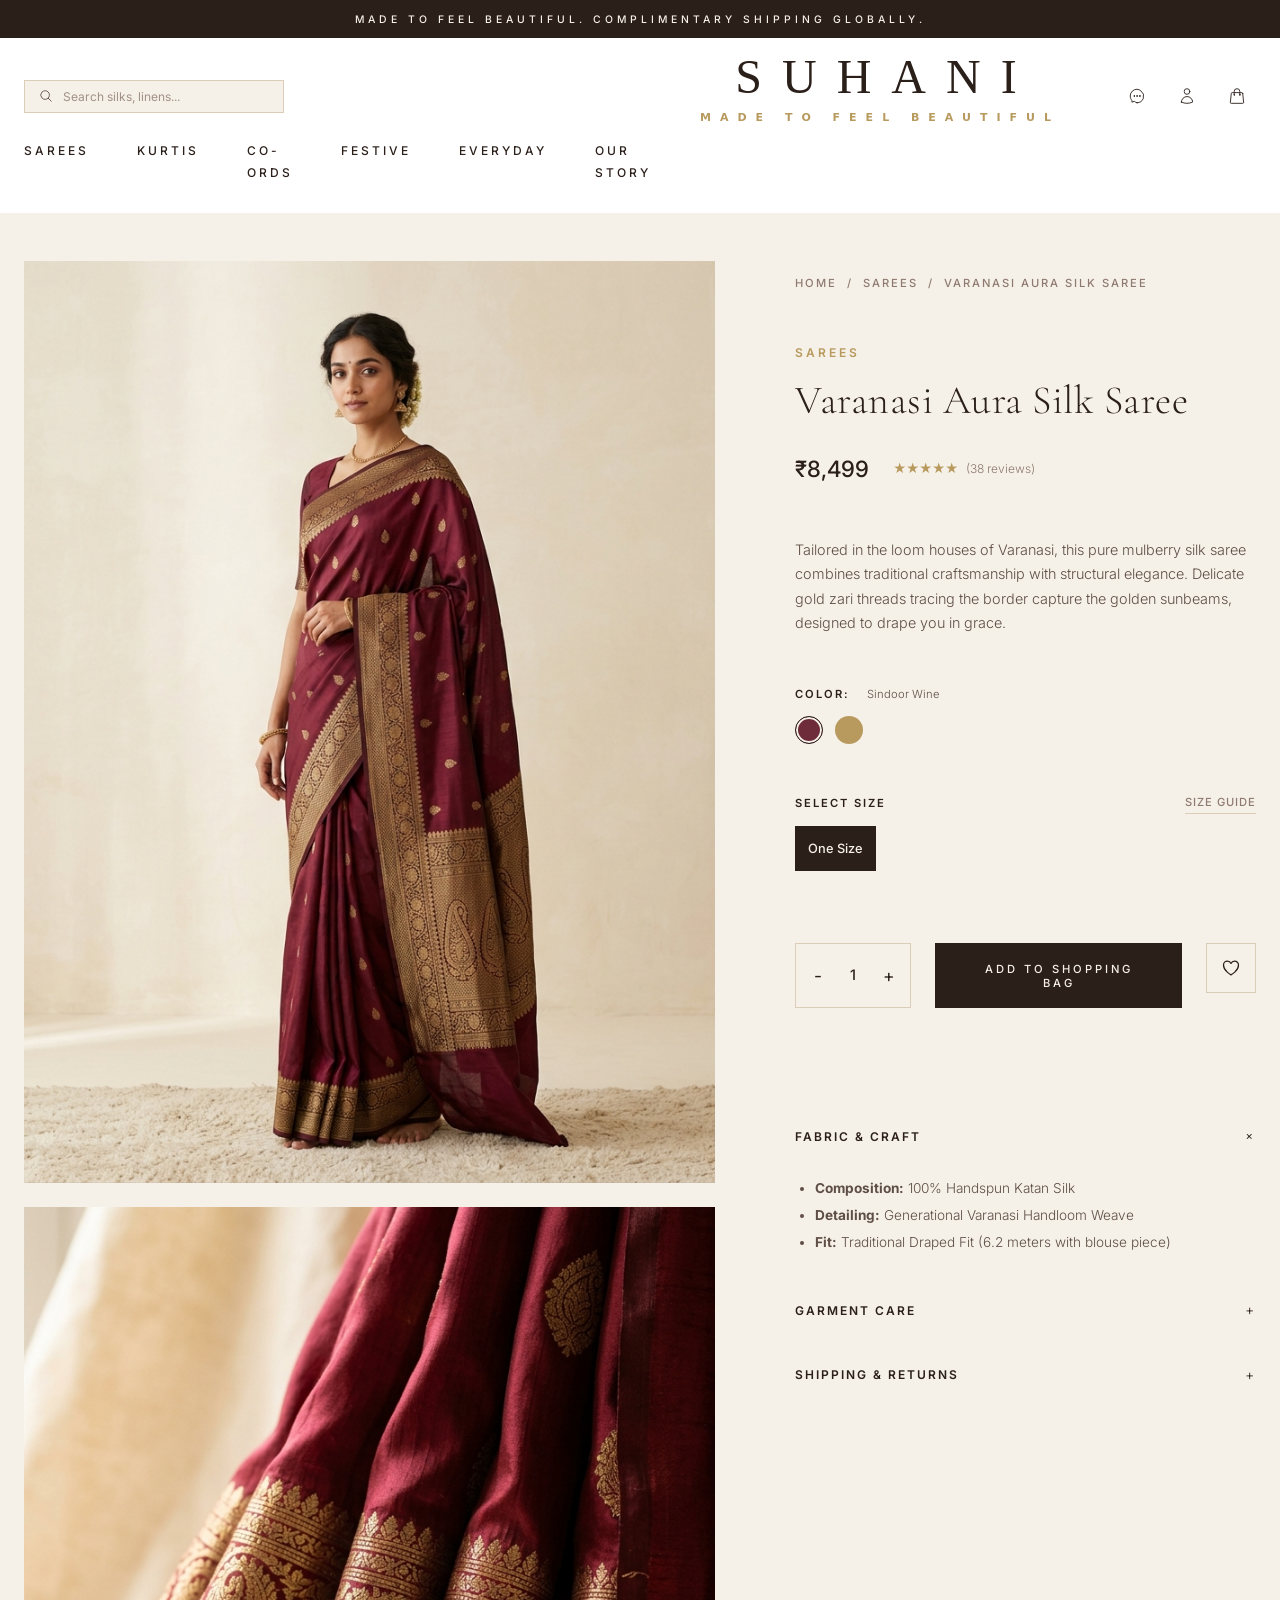
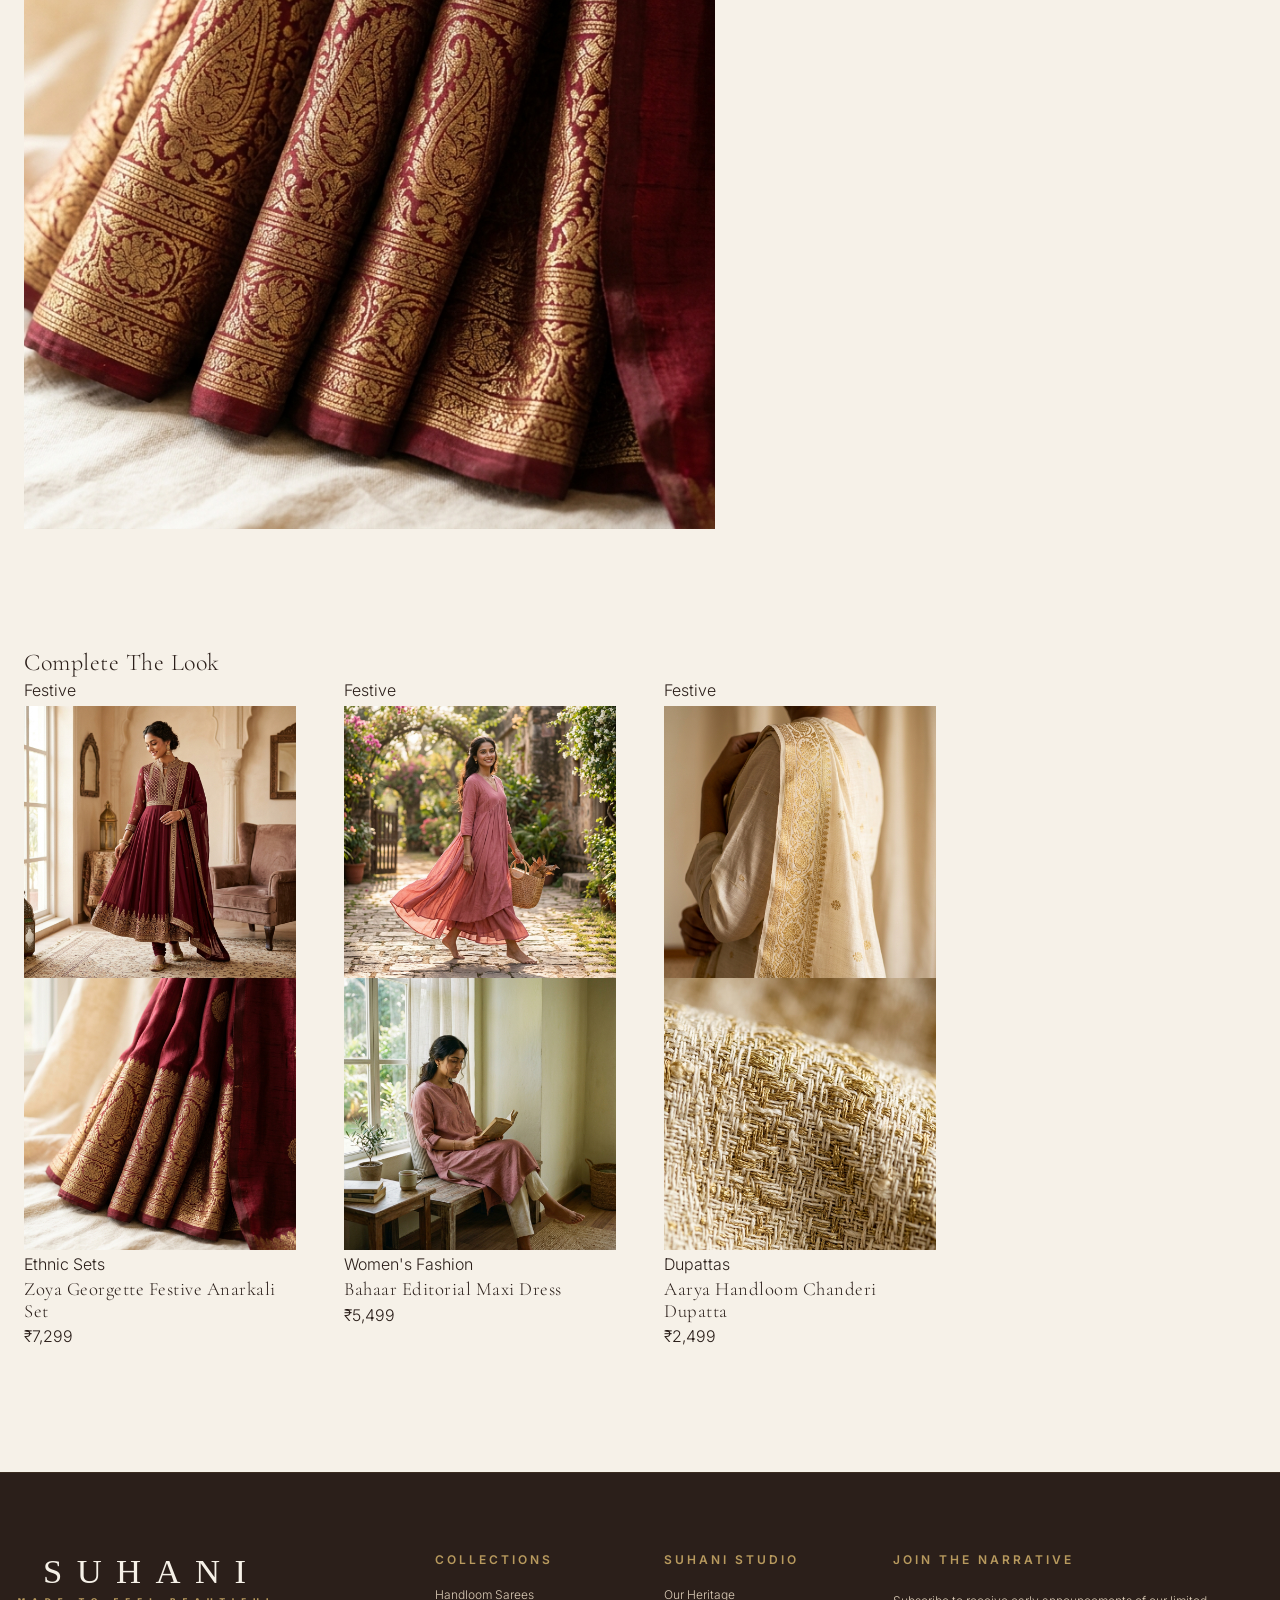
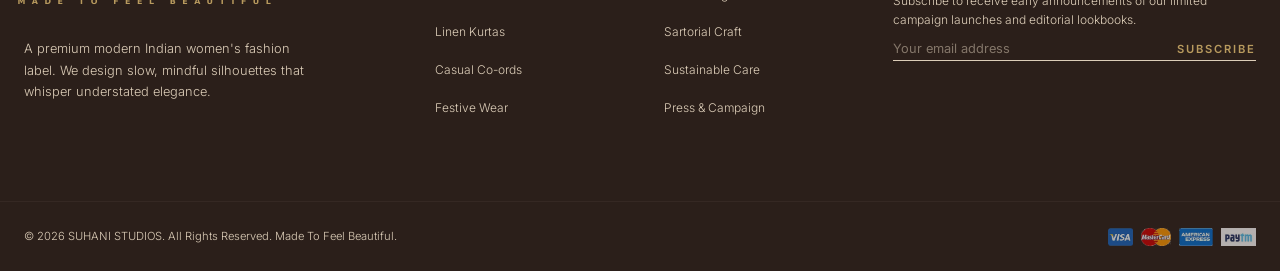
<file: product.html>
<!DOCTYPE html>
<html lang="en">
<head>
  <meta charset="UTF-8">
  <meta name="viewport" content="width=device-width, initial-scale=1.0">
  <meta name="description" content="SUHANI - Premium modern Indian women's fashion. View product details, size guides, fabric stories, and styling guidelines.">
  <title>Product Details | SUHANI | Made To Feel Beautiful</title>
  
  <!-- Favicon -->
  <link rel="icon" type="image/svg+xml" href="assets/logo/favicon.svg">
  
  <!-- CSS Stylesheets -->
  <link rel="stylesheet" href="css/variables.css">
  <link rel="stylesheet" href="css/main.css">
  <link rel="stylesheet" href="css/product.css">
</head>
<body>

  <!-- Promo Bar -->
  <div class="promo-bar">
    Made to feel beautiful. Complimentary shipping globally.
  </div>

  <!-- High-Fashion Centered Header -->
  <header class="site-header">
    <div class="header-container">
      <div class="header-top-row">
        <!-- Left Column: Search Bar (Desktop) / Burger (Mobile) -->
        <div class="header-left-col">
          <!-- Burger Trigger (Mobile) -->
          <button class="header-icon-btn mobile-menu-trigger" aria-label="Open navigation menu">
            <svg xmlns="http://www.w3.org/2000/svg" fill="none" viewBox="0 0 24 24" stroke-width="1.5" stroke="currentColor">
              <path stroke-linecap="round" stroke-linejoin="round" d="M3.75 6.75h16.5M3.75 12h16.5m-16.5 5.25h16.5" />
            </svg>
          </button>
          
          <!-- Search Bar (Desktop-only, hidden on mobile) -->
          <div class="header-search-bar search-trigger hide-on-mobile" aria-label="Search products">
            <svg xmlns="http://www.w3.org/2000/svg" fill="none" viewBox="0 0 24 24" stroke-width="1.5" stroke="currentColor">
              <path stroke-linecap="round" stroke-linejoin="round" d="M21 21l-5.197-5.197m0 0A7.5 7.5 0 105.196 5.196a7.5 7.5 0 0010.604 10.604z" />
            </svg>
            <input type="text" class="header-search-input" placeholder="Search silks, linens..." readonly>
          </div>
        </div>

        <!-- Center Column: Logo -->
        <div class="header-logo-center">
          <a href="index.html">
            <img src="assets/logo/logo-dark.svg" alt="SUHANI Logo" class="header-logo">
          </a>
        </div>

        <!-- Right Column: Utility Icons -->
        <div class="header-icons">
          <!-- Search Trigger (Mobile-only, hidden on desktop) -->
          <button class="header-icon-btn search-trigger hide-on-desktop" aria-label="Open search overlay">
            <svg xmlns="http://www.w3.org/2000/svg" fill="none" viewBox="0 0 24 24" stroke-width="1.5" stroke="currentColor">
              <path stroke-linecap="round" stroke-linejoin="round" d="M21 21l-5.197-5.197m0 0A7.5 7.5 0 105.196 5.196a7.5 7.5 0 0010.604 10.604z" />
            </svg>
          </button>
          
          <!-- WhatsApp Chat Link (Desktop-only) -->
          <a href="https://wa.me/918154000063" target="_blank" class="whatsapp-link hide-on-mobile" aria-label="Chat on WhatsApp">
            <svg xmlns="http://www.w3.org/2000/svg" fill="none" viewBox="0 0 24 24" stroke-width="1.5" stroke="currentColor">
              <path stroke-linecap="round" stroke-linejoin="round" d="M8.625 12a.375.375 0 11-.75 0 .375.375 0 01.75 0zm0 0H8.25m4.125 0a.375.375 0 11-.75 0 .375.375 0 01.75 0zm0 0H12m4.125 0a.375.375 0 11-.75 0 .375.375 0 01.75 0zm0 0h-.375M12 21a9.003 9.003 0 008.354-5.646 9.003 9.003 0 00-3.354-10.354A9.003 9.003 0 0012 3a9 9 0 00-9 9c0 2.234.812 4.277 2.154 5.846L5.25 20.25l3.154-1.154A8.966 8.966 0 0012 21z" />
            </svg>
          </a>
          
          <!-- User Profile Icon (Desktop-only) -->
          <a href="editorial.html" class="header-icon-btn hide-on-mobile" aria-label="About Suhani">
            <svg xmlns="http://www.w3.org/2000/svg" fill="none" viewBox="0 0 24 24" stroke-width="1.5" stroke="currentColor">
              <path stroke-linecap="round" stroke-linejoin="round" d="M15.75 6a3.75 3.75 0 11-7.5 0 3.75 3.75 0 017.5 0zM4.501 20.118a7.5 7.5 0 0114.998 0A17.933 17.933 0 0112 21.75c-2.676 0-5.216-.584-7.499-1.632z" />
            </svg>
          </a>
          
          <!-- Shopping Bag Cart Trigger -->
          <button class="header-icon-btn cart-trigger" aria-label="Open shopping bag">
            <svg xmlns="http://www.w3.org/2000/svg" fill="none" viewBox="0 0 24 24" stroke-width="1.5" stroke="currentColor">
              <path stroke-linecap="round" stroke-linejoin="round" d="M15.75 10.5V6a3.75 3.75 0 10-7.5 0v4.5m11.356-1.993l1.263 12c.07.665-.45 1.243-1.119 1.243H4.25a1.125 1.125 0 01-1.12-1.243l1.264-12A1.125 1.125 0 015.513 7.5h12.974c.576 0 1.059.435 1.119 1.007zM8.625 10.5a.375.375 0 11-.75 0 .375.375 0 01.75 0zm7.5 0a.375.375 0 11-.75 0 .375.375 0 01.75 0z" />
            </svg>
            <span class="cart-count">0</span>
          </button>
        </div>

      <!-- Centered Navigation Row -->
      <nav class="desktop-nav">
        <a href="collection.html?category=Sarees" class="nav-link">Sarees</a>
        <a href="collection.html?category=Kurtis" class="nav-link">Kurtis</a>
        <a href="collection.html?category=Co-ord Sets" class="nav-link">Co-ords</a>
        <a href="collection.html?collection=Festive Wear" class="nav-link">Festive</a>
        <a href="collection.html?collection=Everyday Wear" class="nav-link">Everyday</a>
        <a href="editorial.html" class="nav-link">Our Story</a>
      </nav>
    </div>
  </header>

  <!-- Product Detail Container -->
  <main class="product-detail-container">
    <!-- Left Column: Image Stack -->
    <section class="product-image-stack" id="product-page-images">
      <!-- Loaded dynamically via product.js -->
    </section>

    <!-- Right Column: Sticky Details Pane -->
    <section class="product-info-sticky">
      <!-- Breadcrumbs -->
      <nav class="product-breadcrumbs">
        <a href="index.html">Home</a> &nbsp;/&nbsp;
        <a href="collection.html" id="breadcrumb-category">Collections</a> &nbsp;/&nbsp;
        <span id="breadcrumb-title">Product Name</span>
      </nav>

      <!-- Header details -->
      <div class="product-info-header">
        <span class="product-info-category" id="product-page-category">Category</span>
        <h1 class="product-info-title" id="product-page-title">Suhani Classic Silk</h1>
        <div class="product-info-price-row">
          <span class="product-info-price" id="product-page-price">₹0</span>
          <div class="product-info-rating">
            <span id="rating-stars">&#9733;&#9733;&#9733;&#9733;&#9733;</span>
            <span class="product-info-rating-count" id="rating-count">(0 reviews)</span>
          </div>
        </div>
      </div>

      <!-- Description -->
      <p class="product-info-desc" id="product-page-desc">
        Loading product details...
      </p>

      <!-- Color selector -->
      <div class="product-option-section">
        <span class="product-option-label">Color: <span id="selected-color-label">Warm Ivory</span></span>
        <div class="product-color-swatches" id="product-page-swatches">
          <!-- Loaded dynamically -->
        </div>
      </div>

      <!-- Size selector -->
      <div class="product-option-section">
        <div class="product-size-container">
          <span class="product-option-label">Select Size</span>
          <span class="size-guide-trigger" onclick="openSizeGuideModal()">Size Guide</span>
        </div>
        <div class="product-size-grid" id="product-page-sizes">
          <!-- Loaded dynamically -->
        </div>
      </div>

      <!-- Add to cart CTA -->
      <div class="product-add-actions">
        <div class="qty-select-wrapper">
          <button class="qty-select-btn" onclick="adjustProductQty(-1)" aria-label="Decrease quantity">-</button>
          <span class="qty-select-val" id="product-page-qty">1</span>
          <button class="qty-select-btn" onclick="adjustProductQty(1)" aria-label="Increase quantity">+</button>
        </div>
        <button class="btn btn-primary" onclick="addProductToCart()" style="flex:1;">Add To Shopping Bag</button>
        <button class="wishlist-btn" onclick="alert('Added to wishlist')" aria-label="Add to wishlist">
          <svg xmlns="http://www.w3.org/2000/svg" fill="none" viewBox="0 0 24 24" stroke-width="1.5" stroke="currentColor">
            <path stroke-linecap="round" stroke-linejoin="round" d="M21 8.25c0-2.485-2.099-4.5-4.688-4.5-1.935 0-3.597 1.126-4.312 2.733-.715-1.607-2.377-2.733-4.313-2.733C5.1 3.75 3 5.765 3 8.25c0 7.22 9 12 9 12s9-4.78 9-12z" />
          </svg>
        </button>
      </div>

      <!-- Tab Accordions -->
      <div class="product-details-accordion">
        <div class="accordion-item active">
          <h4 class="accordion-title" onclick="toggleAccordion(this)">Fabric &amp; Craft</h4>
          <div class="accordion-content">
            <div class="accordion-content-inner">
              <ul id="accordion-fabric-details">
                <li>100% pure premium textile yarn.</li>
                <li>Generational craft techniques.</li>
              </ul>
            </div>
          </div>
        </div>
        <div class="accordion-item">
          <h4 class="accordion-title" onclick="toggleAccordion(this)">Garment Care</h4>
          <div class="accordion-content">
            <div class="accordion-content-inner" id="accordion-care-details">
              Dry clean recommended to preserve dye depth and fiber softness. Alternatively, cold wash separately with mild organic detergents.
            </div>
          </div>
        </div>
        <div class="accordion-item">
          <h4 class="accordion-title" onclick="toggleAccordion(this)">Shipping &amp; Returns</h4>
          <div class="accordion-content">
            <div class="accordion-content-inner">
              Our clothes are made carefully and slowly. We ship worldwide for free. 
              If the fit is not what you wanted, we offer hassle-free exchanges and returns within 14 days of delivery.
            </div>
          </div>
        </div>
      </div>
    </section>
  </main>

  <!-- Complete The Look / Related Section -->
  <section class="related-products-section">
    <div class="section-header">
      <h2 class="section-title">Complete The Look</h2>
    </div>
    <div class="related-grid" id="related-products-grid">
      <!-- Related cards loaded via product.js -->
    </div>
  </section>

  <!-- Footer -->
  <footer class="site-footer">
    <div class="footer-container">
      <div class="footer-brand">
        <img src="assets/logo/logo-light.svg" alt="SUHANI Logo" class="footer-logo">
        <p class="footer-desc">A premium modern Indian women's fashion label. We design slow, mindful silhouettes that whisper understated elegance.</p>
      </div>
      <div>
        <h4 class="footer-title">Collections</h4>
        <ul class="footer-links">
          <li><a href="collection.html?category=Sarees" class="footer-link">Handloom Sarees</a></li>
          <li><a href="collection.html?category=Kurtis" class="footer-link">Linen Kurtas</a></li>
          <li><a href="collection.html?category=Co-ord Sets" class="footer-link">Casual Co-ords</a></li>
          <li><a href="collection.html?collection=Festive Wear" class="footer-link">Festive Wear</a></li>
        </ul>
      </div>
      <div>
        <h4 class="footer-title">Suhani Studio</h4>
        <ul class="footer-links">
          <li><a href="editorial.html" class="footer-link">Our Heritage</a></li>
          <li><a href="editorial.html" class="footer-link">Sartorial Craft</a></li>
          <li><a href="editorial.html" class="footer-link">Sustainable Care</a></li>
          <li><a href="editorial.html" class="footer-link">Press &amp; Campaign</a></li>
        </ul>
      </div>
      <div class="footer-newsletter">
        <h4 class="footer-title">Join The Narrative</h4>
        <p class="footer-newsletter-text">Subscribe to receive early announcements of our limited campaign launches and editorial lookbooks.</p>
        <form class="newsletter-form" onsubmit="event.preventDefault(); alert('Thank you for subscribing to Suhani.');">
          <input type="email" placeholder="Your email address" class="newsletter-input" required aria-label="Email address">
          <button type="submit" class="newsletter-submit">Subscribe</button>
        </form>
      </div>
    </div>
    <div class="footer-bottom">
      <p>&copy; 2026 SUHANI STUDIOS. All Rights Reserved. Made To Feel Beautiful.</p>
      <div class="footer-payments">
        <img src="assets/images/visa.webp" alt="Visa">
        <img src="assets/images/mastercard.webp" alt="Mastercard">
        <img src="assets/images/american-express.webp" alt="American Express">
        <img src="assets/images/paytm.webp" alt="Paytm">
      </div>
    </div>
  </footer>

  <!-- Drawer Menus -->
  <div class="drawer-overlay mobile-nav-overlay"></div>
  <div class="drawer-overlay cart-overlay"></div>
  <div class="drawer-overlay modal-overlay" id="size-guide-overlay-element" onclick="closeSizeGuideModal()"></div>

  <!-- Mobile Drawer -->
  <div class="drawer-panel drawer-left mobile-nav-drawer">
    <div class="drawer-header">
      <h3 class="drawer-title">SUHANI</h3>
      <button class="drawer-close-btn mobile-nav-close" aria-label="Close menu">&times;</button>
    </div>
    <div class="mobile-nav-items">
      <a href="collection.html?category=Sarees" class="mobile-nav-link">Sarees</a>
      <a href="collection.html?category=Kurtis" class="mobile-nav-link">Kurtis</a>
      <a href="collection.html?category=Co-ord Sets" class="mobile-nav-link">Co-ord Sets</a>
      <a href="collection.html?collection=Festive Wear" class="mobile-nav-link">Festive Wear</a>
      <a href="collection.html?collection=Everyday Wear" class="mobile-nav-link">Everyday Wear</a>
      <a href="editorial.html" class="mobile-nav-link">Our Story</a>
    </div>
  </div>

  <!-- Cart Drawer -->
  <div class="drawer-panel drawer-right cart-drawer">
    <div class="drawer-header">
      <h3 class="drawer-title">Your Bag</h3>
      <button class="drawer-close-btn cart-close" aria-label="Close bag">&times;</button>
    </div>
    <div class="cart-drawer-items">
      <!-- Dynamic render items -->
    </div>
    <div class="cart-drawer-footer">
      <div class="cart-drawer-summary">
        <span class="cart-drawer-total">Subtotal</span>
        <span class="cart-drawer-total-amount">₹0</span>
      </div>
      <div class="cart-drawer-cta">
        <a href="cart.html" class="btn btn-secondary">View Shopping Bag</a>
        <a href="checkout.html" class="btn btn-primary">Proceed To Checkout</a>
      </div>
    </div>
  </div>

  <!-- Search Overlay -->
  <div class="search-overlay">
    <div class="search-overlay-header">
      <span class="drawer-title">SUHANI</span>
      <button class="drawer-close-btn search-close" aria-label="Close search">&times;</button>
    </div>
    <div class="search-bar-container">
      <input type="text" placeholder="Search sarees, kurtas, co-ords..." class="search-input" aria-label="Search input text">
    </div>
    <div class="search-results-section">
      <div class="search-results-grid">
        <!-- Results injection here -->
      </div>
    </div>
  </div>

  <!-- Size Guide Modal Box -->
  <div class="modal-content-panel" style="display:none; position:fixed; top:50%; left:50%; transform:translate(-50%, -50%); z-index:2002;" id="size-guide-modal-panel">
    <button class="modal-close-btn" onclick="closeSizeGuideModal()" aria-label="Close guide">&times;</button>
    <h3 class="modal-title">Size Chart</h3>
    <p style="font-size:0.8rem; color:var(--text-secondary); margin-bottom:15px;">All dimensions are in inches. Standard body measurements.</p>
    <table class="size-table">
      <thead>
        <tr>
          <th>Size</th>
          <th>Bust</th>
          <th>Waist</th>
          <th>Hip</th>
        </tr>
      </thead>
      <tbody>
        <tr>
          <td>XS</td>
          <td>32</td>
          <td>26</td>
          <td>36</td>
        </tr>
        <tr>
          <td>S</td>
          <td>34</td>
          <td>28</td>
          <td>38</td>
        </tr>
        <tr>
          <td>M</td>
          <td>36</td>
          <td>30</td>
          <td>40</td>
        </tr>
        <tr>
          <td>L</td>
          <td>38</td>
          <td>32</td>
          <td>42</td>
        </tr>
        <tr>
          <td>XL</td>
          <td>40</td>
          <td>34</td>
          <td>44</td>
        </tr>
        <tr>
          <td>XXL</td>
          <td>42</td>
          <td>36</td>
          <td>46</td>
        </tr>
      </tbody>
    </table>
  </div>

  <!-- JS Controllers -->
  <script src="js/store.js"></script>
  <script src="js/common.js"></script>
  <script src="js/product.js"></script>
</body>
</html>
</file>
<file: css/variables.css>
/* SUHANI FASHION - Global Variables & Base Resets (Visual Rebuild Edition) */

@import url('https://fonts.googleapis.com/css2?family=Cormorant+Garamond:ital,wght@0,300;0,400;0,500;0,600;1,300;1,400&family=Inter:wght@300;400;500;600&display=swap');

:root {
  /* Color Palette (Strictly controlled, warm ivory atmosphere) */
  --bg-primary: #F6F1E8;        /* Warm Ivory */
  --text-primary: #2B1F1A;      /* Rich Espresso Brown */
  --accent-premium: #6E2C3A;    /* Deep Sindoor Wine */
  --accent-luxury: #B89A5E;     /* Antique Gold */
  --bg-secondary: #DCCDB8;      /* Sandstone Beige */
  --accent-soft: #C9A9A6;       /* Muted Rose */
  
  /* Neutrals */
  --text-secondary: #5E4E46;    /* Soft espresso body text */
  --text-muted: #8E7A71;        /* Muted sand-brown */
  --bg-card: #FAF8F5;           /* Card backdrop */
  --border-color: #E6DC CD;      /* Very soft border */
  --border-dark: #DCCDB8;       /* Visible beige border */
  --white: #FFFFFF;
  --black: #000000;
  --overlay-bg: rgba(43, 31, 26, 0.25); /* Ultra soft shade overlay */

  /* Typography (Vogue-level expressiveness) */
  --font-serif: 'Cormorant Garamond', Georgia, serif;
  --font-sans: 'Inter', system-ui, -apple-system, sans-serif;

  /* Spacing Scale (Highly breathing, campaign style - visual fixes) */
  --spacing-xs: 0.75rem;   /* 12px */
  --spacing-sm: 1.5rem;    /* 24px */
  --spacing-md: 3rem;      /* 48px */
  --spacing-lg: 5rem;      /* 80px */
  --spacing-xl: 7.5rem;    /* 120px */
  --spacing-xxl: 10rem;    /* 160px */

  /* Container Boundaries */
  --container-max-width: 1300px;
  --container-narrow-width: 820px;

  /* Slow Easing Curves (Deliberate, expensive cinematic movement) */
  --transition-smooth: all 0.75s cubic-bezier(0.22, 1, 0.36, 1);
  --transition-fast: all 0.3s cubic-bezier(0.22, 1, 0.36, 1);
  --transition-slow: all 1.5s cubic-bezier(0.22, 1, 0.36, 1);

  /* Shadows */
  --shadow-subtle: 0 4px 30px rgba(43, 31, 26, 0.02);
  --shadow-medium: 0 10px 40px rgba(43, 31, 26, 0.05);
  --shadow-luxury: 0 30px 60px rgba(43, 31, 26, 0.08);
}

/* Base Styles & Resets */
*, *::before, *::after {
  box-sizing: border-box;
  margin: 0;
  padding: 0;
}

html {
  font-size: 16px;
  scroll-behavior: smooth;
  -webkit-font-smoothing: antialiased;
  -moz-osx-font-smoothing: grayscale;
}

body {
  background-color: var(--bg-primary);
  color: var(--text-primary);
  font-family: var(--font-sans);
  font-weight: 300;
  line-height: 1.85; /* Increased for breathing room */
  overflow-x: hidden;
}

/* Typography hierarchy scale increases */
h1, h2, h3, h4, h5, h6 {
  font-family: var(--font-serif);
  font-weight: 300;
  color: var(--text-primary);
  line-height: 1.15;
  letter-spacing: 0.5px;
}

a {
  color: inherit;
  text-decoration: none;
  transition: var(--transition-fast);
}

button, input, select, textarea {
  font-family: inherit;
  font-size: inherit;
  color: inherit;
  background: none;
  border: none;
  outline: none;
}

button {
  cursor: pointer;
}

img {
  max-width: 100%;
  height: auto;
  display: block;
}

ul, ol {
  list-style: none;
}

*:focus-visible {
  outline: 1px solid var(--accent-luxury);
  outline-offset: 4px;
}
</file>
<file: css/main.css>
/* SUHANI FASHION - Global Stylesheet (Visual Rebuild Edition) */

/* Scroll Reveal animations */
.reveal-on-scroll {
  opacity: 0;
  transform: translateY(40px);
  transition: opacity 1.5s cubic-bezier(0.22, 1, 0.36, 1), transform 1.5s cubic-bezier(0.22, 1, 0.36, 1);
}

.reveal-on-scroll.revealed {
  opacity: 1;
  transform: translateY(0);
}

/* Promo Bar */
.promo-bar {
  background-color: var(--text-primary);
  color: var(--bg-primary);
  font-family: var(--font-sans);
  font-size: 0.65rem;
  font-weight: 500;
  letter-spacing: 4px;
  text-transform: uppercase;
  text-align: center;
  padding: 0.6rem 1rem;
  z-index: 1000;
  position: relative;
}

/* High Fashion Centered Header */
.site-header {
  position: sticky;
  top: 0;
  left: 0;
  width: 100%;
  background-color: var(--white);
  border-bottom: 1px solid var(--border-color);
  z-index: 999;
  transition: transform 0.6s cubic-bezier(0.22, 1, 0.36, 1), background-color 0.4s ease, box-shadow 0.4s ease;
}

.header-hidden {
  transform: translateY(-100%);
}

.header-scrolled {
  box-shadow: var(--shadow-subtle);
  background-color: rgba(255, 255, 255, 0.97);
  backdrop-filter: blur(15px);
}

.header-container {
  max-width: var(--container-max-width);
  margin: 0 auto;
  padding: var(--spacing-sm) var(--spacing-sm);
  display: flex;
  flex-direction: column;
  align-items: center;
  gap: var(--spacing-sm);
}

/* Header rows on desktop */
.header-top-row {
  width: 100%;
  display: grid;
  grid-template-columns: 1.2fr auto 1.2fr;
  align-items: center;
  position: relative;
}

.header-left-col {
  display: flex;
  align-items: center;
  justify-content: flex-start;
  gap: 12px;
  width: 100%;
}

/* Desktop Search Bar */
.header-search-bar {
  display: flex;
  align-items: center;
  position: relative;
  width: 100%;
  max-width: 260px;
  background-color: var(--bg-primary);
  border: 1px solid var(--border-dark);
  padding: 8px 14px;
  gap: 10px;
  transition: var(--transition-fast);
  cursor: pointer;
}

.header-search-bar:hover {
  border-color: var(--text-muted);
}

.header-search-bar:focus-within {
  border-color: var(--accent-luxury);
  background-color: var(--white);
}

.header-search-bar svg {
  width: 14px;
  height: 14px;
  color: var(--text-secondary);
  flex-shrink: 0;
  stroke-width: 1.5px;
}

.header-search-input {
  font-family: var(--font-sans);
  font-size: 0.75rem;
  font-weight: 400;
  color: var(--text-primary);
  width: 100%;
  border: none;
  background: none;
  outline: none;
  cursor: pointer;
}

.header-search-input::placeholder {
  color: var(--text-muted);
  opacity: 0.8;
}

.header-logo-center {
  display: flex;
  align-items: center;
  justify-content: center;
  height: 68px;
}

.header-logo {
  height: 100%;
  width: auto;
}

.hide-on-desktop {
  display: none !important;
}

/* Centered Navigation Links */
.desktop-nav {
  display: flex;
  gap: var(--spacing-md);
  margin-top: 5px;
}

.nav-link {
  font-family: var(--font-sans);
  font-size: 0.75rem;
  font-weight: 500;
  letter-spacing: 3px;
  text-transform: uppercase;
  color: var(--text-primary);
  position: relative;
  padding: 0.3rem 0;
}

.nav-link::after {
  content: '';
  position: absolute;
  bottom: 0;
  left: 50%;
  width: 0;
  height: 1px;
  background-color: var(--accent-luxury);
  transition: width 0.3s ease, left 0.3s ease;
}

.nav-link:hover::after,
.nav-link.active::after {
  width: 100%;
  left: 0;
}

/* Icons block */
.header-icons {
  display: flex;
  align-items: center;
  justify-content: flex-end;
  gap: 12px;
}

.whatsapp-link {
  color: var(--text-primary);
  display: flex;
  align-items: center;
  justify-content: center;
  width: 38px;
  height: 38px;
  transition: var(--transition-fast);
}

.whatsapp-link:hover {
  color: var(--accent-luxury);
}

.whatsapp-link svg {
  width: 18px;
  height: 18px;
  stroke-width: 1.2px;
}

.header-icon-btn {
  color: var(--text-primary);
  display: flex;
  align-items: center;
  justify-content: center;
  position: relative;
  width: 38px;
  height: 38px;
  transition: var(--transition-fast);
}

.header-icon-btn:hover {
  color: var(--accent-luxury);
}

.header-icon-btn svg {
  width: 18px;
  height: 18px;
  stroke-width: 1.2px; /* Thinner stroke = more premium */
}

.header-icon-btn .cart-count {
  position: absolute;
  top: 4px;
  right: 4px;
  background-color: var(--accent-premium);
  color: var(--bg-primary);
  font-size: 0.6rem;
  font-weight: 600;
  width: 14px;
  height: 14px;
  border-radius: 50%;
  display: none;
  align-items: center;
  justify-content: center;
}

/* Burger trigger */
.mobile-menu-trigger {
  display: none;
}

/* Overlays and side drawers */
.drawer-overlay {
  position: fixed;
  top: 0;
  left: 0;
  width: 100%;
  height: 100%;
  background-color: var(--overlay-bg);
  opacity: 0;
  visibility: hidden;
  z-index: 1001;
  transition: var(--transition-smooth);
}

.drawer-overlay.active {
  opacity: 1;
  visibility: visible;
  backdrop-filter: blur(8px); /* Higher blur for luxury privacy */
}

.drawer-panel {
  position: fixed;
  top: 0;
  height: 100%;
  width: 100%;
  max-width: 440px;
  background-color: var(--bg-primary);
  box-shadow: none; /* No dropshadow for modern flat design */
  border-left: 1px solid var(--border-color);
  z-index: 1002;
  display: flex;
  flex-direction: column;
  transition: transform 0.6s cubic-bezier(0.22, 1, 0.36, 1);
}

.drawer-right {
  right: 0;
  transform: translateX(100%);
}

.drawer-right.active {
  transform: translateX(0);
}

.drawer-left {
  left: 0;
  transform: translateX(-100%);
  border-left: none;
  border-right: 1px solid var(--border-color);
}

.drawer-left.active {
  transform: translateX(0);
}

.drawer-header {
  padding: var(--spacing-sm) var(--spacing-sm);
  border-bottom: 1px solid var(--border-color);
  display: flex;
  justify-content: space-between;
  align-items: center;
}

.drawer-title {
  font-family: var(--font-serif);
  font-size: 1.4rem;
  letter-spacing: 2px;
  text-transform: uppercase;
}

.drawer-close-btn {
  font-size: 1.8rem;
  font-weight: 200;
  width: 38px;
  height: 38px;
  display: flex;
  align-items: center;
  justify-content: center;
  transition: var(--transition-fast);
}

.drawer-close-btn:hover {
  color: var(--accent-premium);
}

/* Cart Drawer Item blocks */
.cart-drawer-items {
  flex: 1;
  overflow-y: auto;
  padding: var(--spacing-sm);
}

.cart-drawer-item {
  display: flex;
  gap: var(--spacing-sm);
  padding-bottom: var(--spacing-sm);
  margin-bottom: var(--spacing-sm);
  border-bottom: 1px solid var(--border-color);
}

.cart-item-image {
  width: 75px;
  aspect-ratio: 3/4;
  flex-shrink: 0;
  overflow: hidden;
  background-color: var(--bg-secondary);
}

.cart-item-image img {
  width: 100%;
  height: 100%;
  object-fit: cover;
}

.cart-item-info {
  flex: 1;
  display: flex;
  flex-direction: column;
  justify-content: space-between;
}

.cart-item-title {
  font-family: var(--font-serif);
  font-size: 1.15rem;
  font-weight: 300;
  line-height: 1.25;
}

.cart-item-meta {
  font-size: 0.75rem;
  color: var(--text-secondary);
  margin-top: 2px;
  display: flex;
  gap: 8px;
}

.cart-item-price {
  font-family: var(--font-sans);
  font-weight: 500;
  font-size: 0.85rem;
  color: var(--text-primary);
}

.cart-item-actions {
  display: flex;
  justify-content: space-between;
  align-items: center;
  margin-top: var(--spacing-xs);
}

.quantity-selector-mini {
  display: flex;
  align-items: center;
  border: 1px solid var(--border-dark);
  padding: 1px;
  background-color: var(--bg-primary);
}

.qty-btn {
  width: 24px;
  height: 24px;
  display: flex;
  align-items: center;
  justify-content: center;
  font-size: 0.85rem;
  font-weight: 300;
  transition: var(--transition-fast);
}

.qty-btn:hover {
  background-color: var(--white);
  color: var(--accent-premium);
}

.qty-val {
  padding: 0 8px;
  font-size: 0.8rem;
  font-weight: 500;
}

.cart-item-remove-btn {
  font-size: 0.7rem;
  color: var(--text-muted);
  text-decoration: underline;
  text-underline-offset: 3px;
  transition: var(--transition-fast);
}

.cart-item-remove-btn:hover {
  color: var(--accent-premium);
}

.cart-empty-state {
  text-align: center;
  padding: var(--spacing-lg) 0;
  display: flex;
  flex-direction: column;
  align-items: center;
  gap: var(--spacing-sm);
}

.cart-empty-state p {
  font-family: var(--font-serif);
  font-size: 1.4rem;
  color: var(--text-secondary);
}

.cart-drawer-footer {
  padding: var(--spacing-sm);
  border-top: 1px solid var(--border-color);
  background-color: var(--bg-primary);
}

.cart-drawer-summary {
  display: flex;
  justify-content: space-between;
  margin-bottom: var(--spacing-sm);
  font-family: var(--font-sans);
  font-size: 0.85rem;
}

.cart-drawer-total {
  font-weight: 600;
}

.cart-drawer-total-amount {
  font-family: var(--font-serif);
  font-size: 1.25rem;
  color: var(--text-primary);
}

.cart-drawer-cta {
  display: flex;
  flex-direction: column;
  gap: 8px;
}

/* Premium Buttons UI */
.btn {
  display: inline-flex;
  align-items: center;
  justify-content: center;
  font-family: var(--font-sans);
  font-size: 0.7rem;
  font-weight: 500;
  letter-spacing: 3px;
  text-transform: uppercase;
  padding: 1.1rem 2.2rem;
  transition: var(--transition-smooth);
  width: 100%;
  text-align: center;
  border-radius: 0; /* Strict square corners for luxury houses */
}

.btn-primary {
  background-color: var(--text-primary);
  color: var(--bg-primary);
  border: 1px solid var(--text-primary);
}

.btn-primary:hover {
  background-color: transparent;
  color: var(--text-primary);
  border-color: var(--text-primary);
}

.btn-secondary {
  background-color: transparent;
  color: var(--text-primary);
  border: 1px solid var(--text-primary);
}

.btn-secondary:hover {
  background-color: var(--text-primary);
  color: var(--bg-primary);
}

.btn-accent {
  background-color: var(--accent-premium);
  color: var(--bg-primary);
  border: 1px solid var(--accent-premium);
}

.btn-accent:hover {
  background-color: transparent;
  color: var(--accent-premium);
  border-color: var(--accent-premium);
}

/* Mobile Nav Drawer */
.mobile-nav-items {
  padding: var(--spacing-sm);
  display: flex;
  flex-direction: column;
  gap: var(--spacing-sm);
}

.mobile-nav-link {
  font-family: var(--font-serif);
  font-size: 1.8rem;
  color: var(--text-primary);
  transition: var(--transition-fast);
}

.mobile-nav-link:hover {
  color: var(--accent-luxury);
  padding-left: 10px;
}

/* Fullscreen Search Overlay */
.search-overlay {
  position: fixed;
  top: 0;
  left: 0;
  width: 100%;
  height: 100%;
  background-color: var(--bg-primary);
  z-index: 2000;
  opacity: 0;
  visibility: hidden;
  transition: var(--transition-smooth);
  display: flex;
  flex-direction: column;
}

.search-overlay.active {
  opacity: 1;
  visibility: visible;
}

.search-overlay-header {
  max-width: var(--container-max-width);
  width: 100%;
  margin: 0 auto;
  padding: var(--spacing-sm) var(--spacing-sm);
  display: flex;
  justify-content: space-between;
  align-items: center;
}

.search-bar-container {
  max-width: var(--container-narrow-width);
  width: 100%;
  margin: var(--spacing-md) auto 0;
  padding: 0 var(--spacing-sm);
  position: relative;
}

.search-input {
  width: 100%;
  font-family: var(--font-serif);
  font-size: 2.5rem;
  font-weight: 300;
  border-bottom: 1px solid var(--border-dark);
  padding: var(--spacing-xs) 0;
  color: var(--text-primary);
}

.search-input::placeholder {
  color: var(--text-muted);
  opacity: 0.4;
}

.search-results-section {
  flex: 1;
  overflow-y: auto;
  max-width: var(--container-narrow-width);
  width: 100%;
  margin: var(--spacing-md) auto;
  padding: 0 var(--spacing-sm);
}

.search-results-grid {
  display: grid;
  grid-template-columns: 1fr;
  gap: var(--spacing-sm);
  margin-top: var(--spacing-sm);
}

.search-result-card {
  display: flex;
  gap: var(--spacing-sm);
  padding: var(--spacing-xs);
  border-bottom: 1px solid var(--border-color);
  transition: var(--transition-fast);
}

.search-result-card:hover {
  background-color: var(--bg-card);
}

.result-image {
  width: 50px;
  aspect-ratio: 3/4;
  overflow: hidden;
  background-color: var(--bg-secondary);
}

.result-image img {
  width: 100%;
  height: 100%;
  object-fit: cover;
}

.result-details {
  display: flex;
  flex-direction: column;
  justify-content: center;
}

.result-category {
  font-size: 0.6rem;
  letter-spacing: 2px;
  text-transform: uppercase;
  color: var(--accent-luxury);
  margin-bottom: 2px;
}

.result-title {
  font-family: var(--font-serif);
  font-size: 1.1rem;
  margin-bottom: 4px;
}

.result-price {
  font-size: 0.8rem;
  font-weight: 500;
}

.search-info {
  text-align: center;
  color: var(--text-muted);
  font-family: var(--font-serif);
  font-size: 1.3rem;
  margin-top: var(--spacing-md);
}

/* Footer Section (Minimal, luxury) */
.site-footer {
  background-color: var(--text-primary);
  color: var(--bg-primary);
  padding: var(--spacing-lg) 0 var(--spacing-sm);
  margin-top: var(--spacing-xl);
  border-top: 1px solid rgba(184, 154, 94, 0.1);
}

.footer-container {
  max-width: var(--container-max-width);
  margin: 0 auto;
  padding: 0 var(--spacing-sm);
  display: grid;
  grid-template-columns: 2fr 1fr 1fr 2fr;
  gap: var(--spacing-md);
}

.footer-brand {
  display: flex;
  flex-direction: column;
  gap: var(--spacing-xs);
}

.footer-logo {
  height: 65px;
  width: auto;
  align-self: flex-start;
  margin-left: -42px;
  margin-bottom: 8px;
}

.footer-tagline {
  font-family: var(--font-serif);
  font-style: italic;
  font-size: 1.05rem;
  color: var(--accent-soft);
  margin-top: 4px;
}

.footer-desc {
  font-size: 0.8rem;
  line-height: 1.7;
  color: var(--bg-secondary);
  max-width: 290px;
}

.footer-title {
  font-family: var(--font-sans);
  font-size: 0.75rem;
  font-weight: 600;
  letter-spacing: 3px;
  text-transform: uppercase;
  color: var(--accent-luxury);
  margin-bottom: var(--spacing-xs);
}

.footer-links {
  display: flex;
  flex-direction: column;
  gap: 8px;
}

.footer-link {
  font-size: 0.75rem;
  color: var(--bg-secondary);
  transition: var(--transition-fast);
}

.footer-link:hover {
  color: var(--accent-soft);
}

.footer-newsletter {
  display: flex;
  flex-direction: column;
  gap: var(--spacing-xs);
}

.footer-newsletter-text {
  font-size: 0.75rem;
  color: var(--bg-secondary);
  line-height: 1.6;
}

.newsletter-form {
  display: flex;
  border-bottom: 1px solid var(--bg-secondary);
  padding-bottom: 4px;
}

.newsletter-input {
  flex: 1;
  font-size: 0.8rem;
  color: var(--bg-primary);
}

.newsletter-input::placeholder {
  color: var(--bg-secondary);
  opacity: 0.5;
}

.newsletter-submit {
  font-size: 0.7rem;
  letter-spacing: 2px;
  text-transform: uppercase;
  color: var(--accent-luxury);
  font-weight: 600;
  transition: var(--transition-fast);
}

.newsletter-submit:hover {
  color: var(--accent-soft);
}

.footer-bottom {
  max-width: var(--container-max-width);
  margin: var(--spacing-lg) auto 0;
  padding: var(--spacing-sm) var(--spacing-sm) 0;
  border-top: 1px solid rgba(220, 205, 184, 0.05);
  display: flex;
  justify-content: space-between;
  align-items: center;
  flex-wrap: wrap;
  gap: var(--spacing-xs);
  font-size: 0.7rem;
  color: var(--bg-secondary);
}

.footer-payments {
  display: flex;
  gap: 8px;
  align-items: center;
}

.footer-payments img {
  height: 18px;
  opacity: 0.65;
  transition: var(--transition-fast);
}

.footer-payments img:hover {
  opacity: 1;
}

/* Responsive adjustments */
@media (max-width: 1024px) {
  .footer-container {
    grid-template-columns: 1fr 1fr;
    gap: var(--spacing-md);
  }
}

@media (max-width: 768px) {
  .desktop-nav {
    display: none;
  }
  
  .mobile-menu-trigger {
    display: flex;
  }
  
  .header-top-row {
    grid-template-columns: 1fr auto 1fr;
  }
  
  .header-left-col {
    justify-content: flex-start;
  }

  .header-container {
    padding: 10px var(--spacing-xs);
    gap: 0;
  }

  .header-icons {
    justify-content: flex-end;
    gap: 6px;
  }

  .header-icon-btn {
    width: 32px;
    height: 32px;
  }

  .header-icon-btn svg {
    width: 16px;
    height: 16px;
  }

  .header-logo-center {
    height: 28px;
  }
  
  .hide-on-mobile {
    display: none !important;
  }
  
  .footer-container {
    grid-template-columns: 1fr;
    gap: var(--spacing-sm);
  }
  
  .footer-bottom {
    flex-direction: column;
    text-align: center;
    align-items: center;
    gap: var(--spacing-xs);
  }
}
</file>
<file: css/home.css>
/* SUHANI FASHION - Homepage CSS (Visual Rebuild Edition) */

/* High-Impact split-screen Hero (100% Legibility, Magazine Layout) */
.hero-section {
  position: relative;
  width: 100%;
  height: 90vh;
  min-height: 600px;
  background-color: var(--bg-primary);
}

.hero-split-container {
  display: grid;
  grid-template-columns: 0.9fr 1.1fr;
  height: 100%;
  width: 100%;
}

.hero-image-pane {
  position: relative;
  height: 100%;
  overflow: hidden;
  background-color: var(--bg-secondary);
}

.hero-image-pane img {
  width: 100%;
  height: 100%;
  object-fit: cover;
  transition: transform 1.5s cubic-bezier(0.22, 1, 0.36, 1);
}

.hero-text-pane {
  position: relative;
  background-color: var(--bg-primary);
  display: flex;
  align-items: center;
  justify-content: center;
  padding: var(--spacing-md);
  border-right: 1px solid var(--border-color);
}

/* Hero Carousel Dots */
.hero-carousel-dots {
  position: absolute;
  bottom: 30px;
  right: 40px;
  display: flex;
  gap: 8px;
  z-index: 5;
}

.hero-dot {
  width: 10px;
  height: 10px;
  border-radius: 50%;
  background-color: transparent;
  border: 1px solid var(--text-muted);
  cursor: pointer;
  transition: var(--transition-fast);
}

.hero-dot.active {
  background-color: var(--accent-luxury);
  border-color: var(--accent-luxury);
}

.hero-dot:hover {
  border-color: var(--text-primary);
  background-color: rgba(43, 31, 26, 0.1);
}

/* Decorative Loop Pattern Border at the bottom of hero */
.hero-bottom-decor {
  position: absolute;
  bottom: 0;
  left: 0;
  width: 100%;
  height: 14px;
  background-image: url('data:image/svg+xml;utf8,<svg xmlns="http://www.w3.org/2000/svg" width="24" height="12" viewBox="0 0 24 12" fill="none" stroke="%23B89A5E" stroke-width="1"><path d="M0 12 C 6 12, 6 2, 12 2 C 18 2, 18 12, 24 12" /><circle cx="12" cy="7" r="1" fill="%23B89A5E" /></svg>');
  background-repeat: repeat-x;
  background-position: bottom;
  z-index: 5;
  pointer-events: none;
}

.hero-text-content {
  max-width: 480px;
  text-align: left;
}

.hero-subtitle {
  font-family: var(--font-sans);
  font-size: 0.8rem;
  font-weight: 600;
  letter-spacing: 5px;
  text-transform: uppercase;
  margin-bottom: var(--spacing-sm);
  color: var(--accent-luxury);
  display: block;
}

.hero-title {
  font-family: var(--font-serif);
  font-size: 5.2rem;
  font-weight: 300;
  line-height: 1.15;
  margin-bottom: var(--spacing-sm);
  letter-spacing: 1px;
  text-transform: none;
  color: var(--text-primary);
}

.hero-lead-desc {
  font-family: var(--font-sans);
  font-size: 1.05rem;
  line-height: 1.8;
  color: var(--text-secondary);
  margin-bottom: var(--spacing-md);
}

.hero-cta {
  display: inline-block;
  max-width: 220px;
}

@media (max-width: 1024px) {
  .hero-title {
    font-size: 3.5rem;
  }
}

@media (max-width: 768px) {
  .hero-section {
    height: auto;
    min-height: auto;
  }
  .hero-split-container {
    grid-template-columns: 1fr;
  }
  .hero-image-pane {
    height: 50vh;
    min-height: 380px;
  }
  .hero-text-pane {
    padding: var(--spacing-sm) var(--spacing-sm) var(--spacing-md);
    border-left: none;
    border-right: none;
    border-top: 1px solid var(--border-color);
  }
  .hero-bottom-decor {
    display: none !important;
  }
  .hero-carousel-dots {
    bottom: 20px;
    right: 24px;
  }
  .hero-title {
    font-size: 3rem;
  }
}

/* Brand Manifesto Section */
.manifesto-section {
  padding: var(--spacing-xl) var(--spacing-sm);
  text-align: center;
  max-width: var(--container-narrow-width);
  margin: 0 auto;
}

.manifesto-tag {
  font-family: var(--font-sans);
  font-size: 0.75rem;
  font-weight: 600;
  letter-spacing: 4px;
  text-transform: uppercase;
  color: var(--accent-luxury);
  margin-bottom: var(--spacing-sm);
  display: block;
}

.manifesto-title {
  font-family: var(--font-serif);
  font-size: 3rem;
  line-height: 1.25;
  color: var(--text-primary);
  margin-bottom: var(--spacing-md);
  font-weight: 300;
}

.manifesto-body {
  font-family: var(--font-serif);
  font-size: 1.5rem;
  font-style: italic;
  color: var(--text-secondary);
  line-height: 1.9;
}

@media (max-width: 768px) {
  .manifesto-section {
    padding: var(--spacing-lg) var(--spacing-sm);
  }
  .manifesto-title {
    font-size: 2.2rem;
  }
  .manifesto-body {
    font-size: 1.25rem;
  }
}

/* Silhouette Categories Section */
.category-section {
  padding: var(--spacing-lg) var(--spacing-sm);
  max-width: var(--container-max-width);
  margin: 0 auto;
}

.section-header {
  display: flex;
  justify-content: space-between;
  align-items: flex-end;
  margin-bottom: var(--spacing-md);
  border-bottom: 1px solid var(--border-color);
  padding-bottom: var(--spacing-xs);
}

.section-title {
  font-family: var(--font-serif);
  font-size: 2.5rem;
  font-weight: 300;
  letter-spacing: 1px;
}

.section-link {
  font-family: var(--font-sans);
  font-size: 0.75rem;
  font-weight: 600;
  letter-spacing: 2px;
  text-transform: uppercase;
  border-bottom: 1px solid var(--text-primary);
  padding-bottom: 3px;
  transition: var(--transition-fast);
}

.section-link:hover {
  color: var(--accent-luxury);
  border-color: var(--accent-luxury);
}

/* Rebuilt Asymmetric Category Grid (NO OVERLAYS, 100% Readable) */
.category-grid {
  display: grid;
  grid-template-columns: 1fr 1fr;
  gap: var(--spacing-lg);
  align-items: start;
}

.category-card {
  display: flex;
  flex-direction: column;
  background-color: transparent;
  transition: var(--transition-smooth);
  gap: var(--spacing-xs);
}

.category-image-wrapper {
  position: relative;
  overflow: hidden;
  background-color: var(--bg-secondary);
  width: 100%;
}

.category-image-wrapper img {
  width: 100%;
  height: 100%;
  object-fit: cover;
  transition: transform 1.5s cubic-bezier(0.22, 1, 0.36, 1);
}

.category-card:hover .category-image-wrapper img {
  transform: scale(1.03);
}

.category-card-info-under {
  display: flex;
  flex-direction: column;
  gap: 4px;
}

.category-card-title-under {
  font-family: var(--font-serif);
  font-size: 1.6rem;
  font-weight: 300;
  color: var(--text-primary);
  letter-spacing: 1px;
}

.category-card-count-under {
  font-family: var(--font-sans);
  font-size: 0.7rem;
  letter-spacing: 2px;
  text-transform: uppercase;
  color: var(--accent-luxury);
}

/* Staggered Heights */
.tall-card .category-image-wrapper {
  height: 640px;
}

.standard-card .category-image-wrapper {
  height: 440px;
}

@media (min-width: 769px) {
  .category-grid a:nth-child(2) {
    margin-top: 100px;
  }
  .category-grid a:nth-child(3) {
    margin-top: -100px;
  }
}

@media (max-width: 768px) {
  .category-section {
    padding: var(--spacing-md) var(--spacing-sm);
  }
  .category-grid {
    grid-template-columns: 1fr;
    gap: var(--spacing-md);
  }
  .tall-card .category-image-wrapper, 
  .standard-card .category-image-wrapper {
    height: 420px;
  }
}

/* Everyday vs Festive Split Campaign */
.editorial-split-section {
  padding: var(--spacing-xl) 0;
  max-width: var(--container-max-width);
  margin: 0 auto;
  display: grid;
  grid-template-columns: 1fr 1fr;
  gap: var(--spacing-lg);
}

.editorial-split-card {
  display: flex;
  flex-direction: column;
  background-color: transparent;
  gap: var(--spacing-xs);
  transition: var(--transition-smooth);
}

.editorial-split-image-wrapper {
  position: relative;
  height: 600px;
  overflow: hidden;
  background-color: var(--bg-secondary);
}

.editorial-split-image-wrapper img {
  width: 100%;
  height: 100%;
  object-fit: cover;
  transition: transform 1.5s cubic-bezier(0.22, 1, 0.36, 1);
}

.editorial-split-card:hover .editorial-split-image-wrapper img {
  transform: scale(1.03);
}

.editorial-split-text-block {
  padding: var(--spacing-xs) 0 0;
  text-align: left;
  display: flex;
  flex-direction: column;
  align-items: flex-start;
}

.editorial-split-subtitle {
  font-family: var(--font-sans);
  font-size: 0.75rem;
  font-weight: 600;
  letter-spacing: 4px;
  text-transform: uppercase;
  color: var(--accent-luxury);
  margin-bottom: 8px;
  display: block;
}

.editorial-split-title {
  font-family: var(--font-serif);
  font-size: 1.8rem;
  font-weight: 300;
  margin-bottom: 12px;
  color: var(--text-primary);
  line-height: 1.25;
}

.editorial-split-desc {
  font-family: var(--font-sans);
  font-size: 0.9rem;
  line-height: 1.8;
  color: var(--text-secondary);
  margin-bottom: var(--spacing-xs);
  max-width: 480px;
}

.editorial-split-cta {
  display: inline-block;
  width: auto;
  padding: 10px 24px;
  border: 1px solid var(--text-primary);
  color: var(--text-primary);
  font-family: var(--font-sans);
  font-size: 0.75rem;
  font-weight: 600;
  letter-spacing: 2px;
  text-transform: uppercase;
  transition: var(--transition-fast);
}

.editorial-split-cta:hover {
  background-color: var(--text-primary);
  color: var(--bg-primary);
}

@media (max-width: 768px) {
  .editorial-split-section {
    grid-template-columns: 1fr;
    gap: var(--spacing-md);
    padding: var(--spacing-md) var(--spacing-sm);
  }
  .editorial-split-image-wrapper {
    height: 450px;
  }
}

/* Product styling */
.product-card {
  display: flex;
  flex-direction: column;
  background-color: transparent;
  transition: var(--transition-smooth);
  position: relative;
  gap: var(--spacing-xs);
}

.product-image-container {
  position: relative;
  width: 100%;
  aspect-ratio: 3/4;
  overflow: hidden;
  background-color: var(--bg-secondary);
}

.product-image-container img {
  width: 100%;
  height: 100%;
  object-fit: cover;
  transition: transform 1.2s cubic-bezier(0.22, 1, 0.36, 1), opacity 0.8s ease;
}

.product-image-secondary {
  position: absolute;
  top: 0;
  left: 0;
  opacity: 0;
}

.product-card:hover .product-image-primary {
  opacity: 0;
}

.product-card:hover .product-image-secondary {
  opacity: 1;
  transform: scale(1.02);
}

.product-badge {
  position: absolute;
  top: var(--spacing-xs);
  left: var(--spacing-xs);
  background-color: var(--accent-premium);
  color: var(--bg-primary);
  font-family: var(--font-sans);
  font-size: 0.6rem;
  font-weight: 600;
  letter-spacing: 2px;
  text-transform: uppercase;
  padding: 4px 10px;
  z-index: 2;
}

.product-badge-gold {
  background-color: var(--accent-luxury);
}

.product-card-info {
  padding: 0;
  display: flex;
  flex-direction: column;
  gap: 4px;
}

.product-category-label {
  font-family: var(--font-sans);
  font-size: 0.65rem;
  font-weight: 600;
  letter-spacing: 2px;
  text-transform: uppercase;
  color: var(--accent-luxury);
}

.product-title-label {
  font-family: var(--font-serif);
  font-size: 1.6rem;
  font-weight: 300;
  color: var(--text-primary);
  line-height: 1.25;
}

.product-price-label {
  font-family: var(--font-sans);
  font-size: 0.95rem;
  font-weight: 400;
  color: var(--text-secondary);
}

/* 2-column curated bestsellers grid */
.curated-listing-grid {
  display: grid;
  grid-template-columns: 1fr 1fr;
  gap: var(--spacing-lg) var(--spacing-md);
  margin-top: var(--spacing-md);
}

@media (max-width: 600px) {
  .curated-listing-grid {
    grid-template-columns: 1fr;
    gap: var(--spacing-md);
  }
}

/* fabric craftsmanship section */
.craftsmanship-section {
  width: 100%;
  max-width: var(--container-max-width);
  margin: var(--spacing-xl) auto;
  padding: 0 var(--spacing-sm);
}

.craftsmanship-grid {
  display: grid;
  grid-template-columns: 1.1fr 0.9fr;
  background-color: var(--bg-secondary);
  overflow: hidden;
  align-items: stretch;
}

.craftsmanship-image-pane {
  position: relative;
  height: 580px;
  overflow: hidden;
}

.craftsmanship-image-pane img {
  width: 100%;
  height: 100%;
  object-fit: cover;
  transition: transform 1.5s cubic-bezier(0.22, 1, 0.36, 1);
}

.craftsmanship-grid:hover .craftsmanship-image-pane img {
  transform: scale(1.02);
}

.craftsmanship-text-pane {
  display: flex;
  align-items: center;
  justify-content: center;
  padding: var(--spacing-md);
  background-color: var(--bg-secondary);
}

.craftsmanship-content {
  max-width: 440px;
  text-align: left;
  color: var(--text-primary);
}

.craftsmanship-tag {
  font-family: var(--font-sans);
  font-size: 0.75rem;
  font-weight: 600;
  letter-spacing: 4px;
  text-transform: uppercase;
  color: var(--accent-premium);
  margin-bottom: 12px;
  display: block;
}

.craftsmanship-title {
  font-family: var(--font-serif);
  font-size: 2.6rem;
  font-weight: 300;
  line-height: 1.2;
  margin-bottom: 20px;
  color: var(--text-primary);
}

.craftsmanship-desc {
  font-family: var(--font-sans);
  font-size: 0.95rem;
  line-height: 1.85;
  color: var(--text-secondary);
  margin-bottom: var(--spacing-sm);
}

.craftsmanship-cta {
  display: inline-block;
  width: auto;
  padding: 10px 24px;
  border: 1px solid var(--text-primary);
  color: var(--text-primary);
  font-family: var(--font-sans);
  font-size: 0.75rem;
  font-weight: 600;
  letter-spacing: 2px;
  text-transform: uppercase;
  transition: var(--transition-fast);
}

.craftsmanship-cta:hover {
  background-color: var(--text-primary);
  color: var(--bg-primary);
}

@media (max-width: 992px) {
  .craftsmanship-section {
    margin: var(--spacing-lg) auto;
  }
  
  .craftsmanship-grid {
    grid-template-columns: 1fr;
  }
  
  .craftsmanship-image-pane {
    height: 400px;
  }
  
  .craftsmanship-text-pane {
    padding: var(--spacing-sm) var(--spacing-sm) var(--spacing-md);
  }
}

/* Instagram showcase */
.instagram-section {
  padding: var(--spacing-lg) var(--spacing-sm);
  max-width: var(--container-max-width);
  margin: 0 auto;
  text-align: center;
}

.instagram-header {
  margin-bottom: var(--spacing-md);
}

.instagram-title {
  font-family: var(--font-serif);
  font-size: 2.2rem;
  font-weight: 300;
  margin-bottom: var(--spacing-xs);
}

.instagram-handle {
  font-family: var(--font-sans);
  font-size: 0.75rem;
  letter-spacing: 3px;
  text-transform: uppercase;
  color: var(--accent-luxury);
  font-weight: 600;
}

.instagram-grid {
  display: grid;
  grid-template-columns: repeat(4, 1fr);
  gap: var(--spacing-sm);
}

@media (max-width: 768px) {
  .instagram-grid {
    grid-template-columns: repeat(2, 1fr);
  }
}

.instagram-card {
  aspect-ratio: 1/1;
  overflow: hidden;
  position: relative;
  background-color: var(--bg-secondary);
}

.instagram-card img {
  width: 100%;
  height: 100%;
  object-fit: cover;
  transition: transform 1.2s cubic-bezier(0.22, 1, 0.36, 1);
}

.instagram-card:hover img {
  transform: scale(1.03);
}

.instagram-overlay {
  position: absolute;
  top: 0;
  left: 0;
  width: 100%;
  height: 100%;
  background-color: rgba(43, 31, 26, 0.25);
  display: flex;
  align-items: center;
  justify-content: center;
  opacity: 0;
  transition: opacity 0.4s ease;
  color: var(--bg-primary);
  font-size: 1.2rem;
}

.instagram-card:hover .instagram-overlay {
  opacity: 1;
}

/* Designer Letter Sign-off Section (Prevents page from feeling empty at footer transition) */
.brand-signoff-section {
  background-color: var(--bg-primary);
  text-align: center;
  padding: var(--spacing-xl) var(--spacing-sm);
  border-top: 1px solid var(--border-color);
  margin-top: var(--spacing-lg);
}

.signoff-container {
  max-width: var(--container-narrow-width);
  margin: 0 auto;
  display: flex;
  flex-direction: column;
  align-items: center;
  gap: var(--spacing-sm);
}

.signoff-tag {
  font-family: var(--font-sans);
  font-size: 0.75rem;
  font-weight: 600;
  letter-spacing: 5px;
  text-transform: uppercase;
  color: var(--accent-luxury);
}

.signoff-title {
  font-family: var(--font-serif);
  font-size: 2.8rem;
  font-weight: 300;
  color: var(--text-primary);
  letter-spacing: 1px;
}

.signoff-text {
  font-family: var(--font-serif);
  font-size: 1.45rem;
  font-style: italic;
  line-height: 1.95;
  color: var(--text-secondary);
  max-width: 720px;
}

.signoff-signature {
  font-family: var(--font-serif);
  font-size: 2.2rem;
  font-style: italic;
  color: var(--accent-premium);
  margin-top: var(--spacing-xs);
  letter-spacing: 1px;
}

@media (max-width: 768px) {
  .brand-signoff-section {
    padding: var(--spacing-lg) var(--spacing-sm);
    margin-top: var(--spacing-md);
  }
  .signoff-title {
    font-size: 2rem;
  }
  .signoff-text {
    font-size: 1.2rem;
    line-height: 1.8;
  }
}
</file>
<file: css/cart-checkout.css>
/* SUHANI FASHION - Cart and Checkout Specific Styling */

/* Cart Page Layout */
.cart-page-container {
  max-width: var(--container-max-width);
  margin: var(--spacing-xl) auto 0;
  padding: 0 var(--spacing-sm);
  display: grid;
  grid-template-columns: 1.2fr 0.8fr;
  gap: var(--spacing-lg);
  align-items: start;
}

.cart-title-main {
  font-family: var(--font-serif);
  font-size: 2.8rem;
  font-weight: 300;
  margin-bottom: var(--spacing-md);
  grid-column: 1 / -1;
}

.cart-items-list-page {
  display: flex;
  flex-direction: column;
  gap: var(--spacing-md);
}

.cart-page-item {
  display: flex;
  gap: var(--spacing-md);
  padding-bottom: var(--spacing-md);
  border-bottom: 1px solid var(--border-color);
}

.cart-page-item-img {
  width: 120px;
  aspect-ratio: 3/4;
  overflow: hidden;
  background-color: var(--bg-secondary);
}

.cart-page-item-img img {
  width: 100%;
  height: 100%;
  object-fit: cover;
}

.cart-page-item-details {
  flex: 1;
  display: flex;
  flex-direction: column;
  justify-content: space-between;
}

.cart-page-item-title {
  font-family: var(--font-serif);
  font-size: 1.4rem;
  font-weight: 400;
  color: var(--text-primary);
}

.cart-page-item-price {
  font-family: var(--font-sans);
  font-weight: 500;
  font-size: 1.1rem;
}

/* Order Summary Box */
.summary-card {
  background-color: var(--bg-card);
  border: 1px solid var(--border-color);
  padding: var(--spacing-md);
  display: flex;
  flex-direction: column;
  gap: var(--spacing-md);
}

.summary-title {
  font-family: var(--font-serif);
  font-size: 1.6rem;
  border-bottom: 1px solid var(--border-color);
  padding-bottom: var(--spacing-xs);
}

.summary-row {
  display: flex;
  justify-content: space-between;
  font-family: var(--font-sans);
  font-size: 0.85rem;
  color: var(--text-secondary);
}

.summary-row.total-row {
  border-top: 1px solid var(--border-color);
  padding-top: var(--spacing-sm);
  color: var(--text-primary);
  font-weight: 600;
  font-size: 1.1rem;
}

.summary-row.total-row .total-amount {
  font-family: var(--font-serif);
  font-size: 1.4rem;
  color: var(--accent-premium);
}

.promo-code-wrapper {
  display: flex;
  gap: 8px;
  margin-top: var(--spacing-xs);
}

.promo-input {
  flex: 1;
  border: 1px solid var(--border-dark);
  padding: 10px 14px;
  font-size: 0.8rem;
  background-color: var(--white);
}

.promo-input::placeholder {
  color: var(--text-muted);
}

.promo-btn {
  background-color: var(--text-primary);
  color: var(--bg-primary);
  padding: 0 16px;
  font-size: 0.75rem;
  letter-spacing: 1px;
  text-transform: uppercase;
  font-weight: 500;
  transition: var(--transition-fast);
}

.promo-btn:hover {
  background-color: var(--accent-premium);
}

/* Checkout Page Specific Styles */
.checkout-steps-bar {
  max-width: var(--container-narrow-width);
  margin: var(--spacing-md) auto var(--spacing-lg);
  display: flex;
  justify-content: space-between;
  position: relative;
  padding: 0 var(--spacing-sm);
}

.checkout-steps-bar::before {
  content: '';
  position: absolute;
  top: 15px;
  left: 10%;
  width: 80%;
  height: 1px;
  background-color: var(--border-dark);
  z-index: 1;
}

.checkout-step {
  position: relative;
  z-index: 2;
  display: flex;
  flex-direction: column;
  align-items: center;
  gap: 6px;
  color: var(--text-muted);
  font-family: var(--font-sans);
  font-size: 0.75rem;
  font-weight: 500;
  letter-spacing: 1px;
  text-transform: uppercase;
}

.step-num {
  width: 30px;
  height: 30px;
  border-radius: 50%;
  background-color: var(--bg-primary);
  border: 1px solid var(--border-dark);
  display: flex;
  align-items: center;
  justify-content: center;
  font-weight: 600;
}

.checkout-step.active {
  color: var(--text-primary);
}

.checkout-step.active .step-num {
  border-color: var(--text-primary);
  background-color: var(--text-primary);
  color: var(--bg-primary);
}

.checkout-step.completed .step-num {
  border-color: var(--accent-luxury);
  background-color: var(--accent-luxury);
  color: var(--bg-primary);
}

/* Form Styling */
.checkout-form-section {
  display: flex;
  flex-direction: column;
  gap: var(--spacing-md);
}

.form-title {
  font-family: var(--font-serif);
  font-size: 1.6rem;
  margin-bottom: var(--spacing-xs);
}

.form-grid {
  display: grid;
  grid-template-columns: 1fr 1fr;
  gap: var(--spacing-sm);
}

.form-field-full {
  grid-column: span 2;
}

.input-label {
  display: block;
  font-family: var(--font-sans);
  font-size: 0.7rem;
  font-weight: 600;
  letter-spacing: 1px;
  text-transform: uppercase;
  color: var(--text-secondary);
  margin-bottom: 6px;
}

.form-input {
  width: 100%;
  border: 1px solid var(--border-dark);
  padding: 12px 16px;
  font-size: 0.85rem;
  background-color: var(--white);
  transition: var(--transition-fast);
}

.form-input:focus {
  border-color: var(--text-primary);
}

/* Payment Swatches */
.payment-methods-grid {
  display: grid;
  grid-template-columns: 1fr 1fr;
  gap: var(--spacing-sm);
  margin-top: var(--spacing-xs);
}

@media (max-width: 480px) {
  .payment-methods-grid {
    grid-template-columns: 1fr;
  }
}

.payment-method-card {
  border: 1px solid var(--border-dark);
  padding: var(--spacing-md);
  display: flex;
  flex-direction: column;
  gap: 12px;
  cursor: pointer;
  background-color: var(--white);
  position: relative;
  transition: var(--transition-fast);
}

.payment-method-card:hover {
  border-color: var(--text-primary);
}

.payment-method-card.active {
  border-color: var(--accent-luxury);
  background-color: var(--bg-card);
}

.payment-method-card input {
  position: absolute;
  top: 15px;
  right: 15px;
}

.payment-card-logo {
  height: 20px;
  width: auto;
  align-self: flex-start;
}

.payment-card-title {
  font-family: var(--font-sans);
  font-size: 0.8rem;
  font-weight: 600;
  letter-spacing: 1px;
  text-transform: uppercase;
}

/* Sticky checkout sidebar list */
.checkout-items-summary {
  display: flex;
  flex-direction: column;
  gap: var(--spacing-sm);
  max-height: 350px;
  overflow-y: auto;
  border-bottom: 1px solid var(--border-color);
  padding-bottom: var(--spacing-sm);
  margin-bottom: var(--spacing-sm);
}

.checkout-summary-item {
  display: flex;
  gap: var(--spacing-sm);
  align-items: center;
}

.checkout-summary-item-img {
  width: 50px;
  aspect-ratio: 3/4;
  overflow: hidden;
  background-color: var(--bg-secondary);
}

.checkout-summary-item-img img {
  width: 100%;
  height: 100%;
  object-fit: cover;
}

.checkout-summary-item-info {
  flex: 1;
}

.checkout-summary-item-title {
  font-family: var(--font-serif);
  font-size: 1rem;
}

.checkout-summary-item-meta {
  font-size: 0.7rem;
  color: var(--text-secondary);
}

.checkout-summary-item-price {
  font-size: 0.85rem;
  font-weight: 500;
}

/* Success Modal Overlay */
.success-overlay {
  position: fixed;
  top: 0;
  left: 0;
  width: 100%;
  height: 100%;
  background-color: var(--bg-primary);
  z-index: 3000;
  display: none; /* JS will toggle */
  align-items: center;
  justify-content: center;
  padding: var(--spacing-md);
  text-align: center;
}

.success-content {
  max-width: 500px;
  display: flex;
  flex-direction: column;
  align-items: center;
  gap: var(--spacing-md);
  transform: scale(0.9);
  opacity: 0;
  transition: transform 0.6s cubic-bezier(0.25, 1, 0.5, 1), opacity 0.6s ease;
}

.success-overlay.active {
  display: flex;
}

.success-overlay.active .success-content {
  transform: scale(1);
  opacity: 1;
}

.success-icon {
  width: 80px;
  height: 80px;
  border-radius: 50%;
  border: 1px solid var(--accent-luxury);
  display: flex;
  align-items: center;
  justify-content: center;
  color: var(--accent-luxury);
  font-size: 2.5rem;
  margin-bottom: var(--spacing-xs);
}

.success-title {
  font-family: var(--font-serif);
  font-size: 2.8rem;
  font-weight: 300;
}

.success-desc {
  font-size: 0.95rem;
  line-height: 1.7;
  color: var(--text-secondary);
}

.success-order-num {
  font-family: var(--font-sans);
  font-weight: 600;
  font-size: 0.8rem;
  letter-spacing: 2px;
  text-transform: uppercase;
  color: var(--text-primary);
  border: 1px solid var(--border-dark);
  padding: 8px 16px;
  display: inline-block;
  margin-top: var(--spacing-xs);
}

/* Responsive adjustments */
@media (max-width: 1024px) {
  .cart-page-container {
    grid-template-columns: 1fr;
    gap: var(--spacing-lg);
  }
}

@media (max-width: 768px) {
  .cart-title-main {
    font-size: 2.2rem;
  }
  
  .cart-page-item {
    gap: var(--spacing-sm);
  }
  
  .cart-page-item-title {
    font-size: 1.1rem;
  }
  
  .form-grid {
    grid-template-columns: 1fr;
  }
  
  .form-field-full {
    grid-column: span 1;
  }
}
</file>
<file: css/collection.css>
/* SUHANI FASHION - Collection Specific Styles (Visual Rebuild Edition) */

.collection-header-section {
  padding: var(--spacing-lg) var(--spacing-sm) var(--spacing-sm);
  text-align: center;
  max-width: var(--container-narrow-width);
  margin: 0 auto;
}

.collection-title {
  font-family: var(--font-serif);
  font-size: 3.2rem;
  font-weight: 300;
  margin-bottom: var(--spacing-xs);
  letter-spacing: 2px;
  text-transform: uppercase;
}

.collection-desc {
  font-size: 0.95rem;
  color: var(--text-secondary);
  line-height: 1.8;
}

/* Page listing layout */
.collection-layout-container {
  max-width: var(--container-max-width);
  margin: 0 auto;
  padding: var(--spacing-md) var(--spacing-sm);
  display: flex;
  gap: var(--spacing-lg);
}

/* Mobile actions bar */
.mobile-filter-bar {
  display: none;
  border-top: 1px solid var(--border-color);
  border-bottom: 1px solid var(--border-color);
  padding: var(--spacing-xs) 0;
  margin-bottom: var(--spacing-md);
  justify-content: space-between;
  align-items: center;
}

.mobile-filter-btn {
  display: inline-flex;
  align-items: center;
  gap: 8px;
  font-family: var(--font-sans);
  font-size: 0.75rem;
  font-weight: 600;
  letter-spacing: 2px;
  text-transform: uppercase;
}

.mobile-filter-btn svg {
  width: 14px;
  height: 14px;
}

/* Sidebar Filters (Desktop) */
.filters-sidebar {
  width: 250px;
  flex-shrink: 0;
  display: flex;
  flex-direction: column;
  gap: var(--spacing-md);
}

.filter-group {
  border-bottom: 1px solid var(--border-color);
  padding-bottom: var(--spacing-sm);
}

.filter-group-title {
  font-family: var(--font-sans);
  font-size: 0.7rem;
  font-weight: 600;
  letter-spacing: 3px;
  text-transform: uppercase;
  color: var(--text-primary);
  margin-bottom: var(--spacing-xs);
  display: flex;
  justify-content: space-between;
  align-items: center;
  cursor: pointer;
}

.filter-group-title::after {
  content: '+';
  font-size: 0.85rem;
  font-weight: 300;
  transition: transform 0.3s ease;
}

.filter-group.active .filter-group-title::after {
  transform: rotate(45deg);
}

.filter-options-list {
  display: flex;
  flex-direction: column;
  gap: 12px;
  padding-top: var(--spacing-xs);
}

/* Curated Minimal Checkboxes */
.filter-checkbox-label {
  display: flex;
  align-items: center;
  font-family: var(--font-sans);
  font-size: 0.75rem;
  letter-spacing: 1px;
  text-transform: uppercase;
  color: var(--text-secondary);
  cursor: pointer;
  user-select: none;
  position: relative;
  padding-left: 26px;
}

.filter-checkbox-label input {
  position: absolute;
  opacity: 0;
  cursor: pointer;
  height: 0;
  width: 0;
}

.checkmark {
  position: absolute;
  top: 0;
  left: 0;
  height: 14px;
  width: 14px;
  background-color: transparent;
  border: 1px solid var(--border-dark);
  transition: var(--transition-fast);
}

.filter-checkbox-label:hover input ~ .checkmark {
  border-color: var(--text-primary);
}

.filter-checkbox-label input:checked ~ .checkmark {
  background-color: var(--text-primary);
  border-color: var(--text-primary);
}

.checkmark::after {
  content: "";
  position: absolute;
  display: none;
  left: 4px;
  top: 1px;
  width: 3px;
  height: 7px;
  border: solid var(--bg-primary);
  border-width: 0 1px 1px 0;
  transform: rotate(45deg);
}

.filter-checkbox-label input:checked ~ .checkmark::after {
  display: block;
}

/* Colors Filters */
.color-swatch-list {
  display: flex;
  flex-wrap: wrap;
  gap: 8px;
  padding-top: var(--spacing-xs);
}

.color-swatch-btn {
  width: 22px;
  height: 22px;
  border-radius: 50%;
  position: relative;
  cursor: pointer;
  border: 1px solid var(--border-color);
  display: flex;
  align-items: center;
  justify-content: center;
  transition: var(--transition-fast);
}

.color-swatch-btn:hover {
  transform: scale(1.1);
}

.color-swatch-btn.active {
  border: 1.5px solid var(--text-primary);
  box-shadow: 0 0 0 2px var(--bg-primary) inset;
}

/* Product list container & Grid Rebuild */
.products-listing-wrapper {
  flex: 1;
}

.listing-toolbar {
  display: flex;
  justify-content: space-between;
  align-items: center;
  margin-bottom: var(--spacing-sm);
  font-family: var(--font-sans);
  font-size: 0.75rem;
  letter-spacing: 1px;
  text-transform: uppercase;
  color: var(--text-secondary);
}

.sorting-wrapper {
  display: flex;
  align-items: center;
  gap: 8px;
}

.sort-select {
  border: none;
  background-color: transparent;
  padding: 4px 20px 4px 4px;
  font-weight: 500;
  color: var(--text-primary);
  cursor: pointer;
  border-bottom: 1px solid var(--border-dark);
}

/* Expensive 2-column Grid listing */
.products-grid {
  display: grid;
  grid-template-columns: 1fr 1fr;
  gap: var(--spacing-lg) var(--spacing-md);
}

.no-products-msg {
  grid-column: 1 / -1;
  text-align: center;
  padding: var(--spacing-xl) 0;
  font-family: var(--font-serif);
  font-size: 1.6rem;
  color: var(--text-secondary);
}

/* Responsive adjustments */
@media (max-width: 768px) {
  .collection-layout-container {
    flex-direction: column;
    gap: var(--spacing-sm);
    padding: var(--spacing-sm) var(--spacing-sm);
  }
  
  .filters-sidebar {
    display: none;
  }
  
  /* Filter drawer style for mobile */
  .filters-sidebar.mobile-active {
    display: flex;
    position: fixed;
    top: 0;
    left: 0;
    width: 100%;
    height: 100%;
    background-color: var(--bg-primary);
    z-index: 2000;
    padding: var(--spacing-md);
    overflow-y: auto;
  }
  
  .mobile-filter-bar {
    display: flex;
  }
  
  .collection-header-section {
    padding: var(--spacing-md) var(--spacing-sm) var(--spacing-sm);
  }
  
  .collection-title {
    font-size: 2.4rem;
  }

  .products-grid {
    grid-template-columns: 1fr;
    gap: var(--spacing-md) 0;
  }
}
</file>
<file: css/editorial.css>
/* SUHANI FASHION - Editorial Campaign Styles */

.editorial-hero {
  position: relative;
  height: 70vh;
  width: 100%;
  display: flex;
  align-items: center;
  justify-content: center;
  text-align: center;
  background-color: var(--text-primary);
  overflow: hidden;
}

.editorial-hero-bg {
  position: absolute;
  top: 0;
  left: 0;
  width: 100%;
  height: 100%;
  object-fit: cover;
  opacity: 0.55;
  filter: sepia(10%) contrast(1.05);
}

.editorial-hero-content {
  position: relative;
  z-index: 2;
  color: var(--bg-primary);
  max-width: 700px;
  padding: 0 var(--spacing-sm);
}

.editorial-hero-tag {
  font-family: var(--font-sans);
  font-size: 0.8rem;
  font-weight: 500;
  letter-spacing: 4px;
  text-transform: uppercase;
  color: var(--accent-luxury);
  margin-bottom: var(--spacing-sm);
}

.editorial-hero-title {
  font-family: var(--font-serif);
  font-size: 3.5rem;
  font-weight: 300;
  margin-bottom: var(--spacing-xs);
  letter-spacing: 1px;
}

.editorial-container {
  max-width: var(--container-narrow-width);
  margin: 0 auto;
  padding: var(--spacing-xl) var(--spacing-sm);
}

.editorial-section-block {
  margin-bottom: var(--spacing-xxl);
}

.editorial-section-block:last-child {
  margin-bottom: 0;
}

.editorial-lead {
  font-family: var(--font-serif);
  font-size: 1.6rem;
  font-style: italic;
  line-height: 1.8;
  color: var(--text-secondary);
  text-align: center;
  margin-bottom: var(--spacing-xl);
}

/* Row blocks with image + text split */
.editorial-row {
  display: grid;
  grid-template-columns: 1fr 1.2fr;
  gap: var(--spacing-lg);
  align-items: center;
}

.editorial-row.reverse {
  grid-template-columns: 1.2fr 1fr;
}

@media (max-width: 768px) {
  .editorial-row, .editorial-row.reverse {
    grid-template-columns: 1fr;
    gap: var(--spacing-md);
  }
}

.editorial-image-frame {
  aspect-ratio: 3/4;
  overflow: hidden;
  background-color: var(--bg-secondary);
  box-shadow: var(--shadow-medium);
}

.editorial-image-frame img {
  width: 100%;
  height: 100%;
  object-fit: cover;
  transition: transform 1.2s cubic-bezier(0.25, 1, 0.5, 1);
}

.editorial-row:hover .editorial-image-frame img {
  transform: scale(1.03);
}

.editorial-text-panel {
  display: flex;
  flex-direction: column;
  gap: var(--spacing-sm);
  padding: 0 var(--spacing-xs);
}

.editorial-panel-subtitle {
  font-family: var(--font-sans);
  font-size: 0.7rem;
  font-weight: 600;
  letter-spacing: 2px;
  text-transform: uppercase;
  color: var(--accent-luxury);
}

.editorial-panel-title {
  font-family: var(--font-serif);
  font-size: 2.2rem;
  font-weight: 300;
}

.editorial-panel-body {
  font-size: 0.9rem;
  line-height: 1.8;
  color: var(--text-secondary);
}

/* Beautiful blockquote */
.editorial-quote-block {
  text-align: center;
  max-width: 650px;
  margin: var(--spacing-xl) auto;
  border-top: 1px solid var(--border-color);
  border-bottom: 1px solid var(--border-color);
  padding: var(--spacing-lg) 0;
}

.editorial-quote-text {
  font-family: var(--font-serif);
  font-size: 2rem;
  font-style: italic;
  line-height: 1.4;
  color: var(--text-primary);
  margin-bottom: var(--spacing-sm);
}

.editorial-quote-author {
  font-family: var(--font-sans);
  font-size: 0.75rem;
  font-weight: 600;
  letter-spacing: 2px;
  text-transform: uppercase;
  color: var(--accent-luxury);
}

/* Craft details grid */
.craft-showcase-grid {
  display: grid;
  grid-template-columns: repeat(3, 1fr);
  gap: var(--spacing-md);
  margin-top: var(--spacing-lg);
}

@media (max-width: 768px) {
  .craft-showcase-grid {
    grid-template-columns: 1fr;
    gap: var(--spacing-sm);
  }
}

.craft-card {
  text-align: center;
}

.craft-card-image {
  aspect-ratio: 1/1;
  overflow: hidden;
  margin-bottom: var(--spacing-sm);
  background-color: var(--bg-secondary);
}

.craft-card-image img {
  width: 100%;
  height: 100%;
  object-fit: cover;
  transition: transform 0.8s ease;
}

.craft-card:hover .craft-card-image img {
  transform: scale(1.04);
}

.craft-card-title {
  font-family: var(--font-serif);
  font-size: 1.3rem;
  margin-bottom: 6px;
}

.craft-card-desc {
  font-size: 0.8rem;
  line-height: 1.6;
  color: var(--text-secondary);
  padding: 0 10px;
}
</file>
<file: css/product.css>
/* SUHANI FASHION - Product Details Styling */

.product-detail-container {
  max-width: var(--container-max-width);
  margin: var(--spacing-md) auto 0;
  padding: 0 var(--spacing-sm);
  display: grid;
  grid-template-columns: 1.2fr 0.8fr;
  gap: var(--spacing-lg);
  align-items: start;
}

/* Image Showcase Grid - stacked vertically for editorial look */
.product-image-stack {
  display: flex;
  flex-direction: column;
  gap: var(--spacing-sm);
}

.product-stack-img-wrapper {
  position: relative;
  aspect-ratio: 3/4;
  overflow: hidden;
  background-color: var(--bg-secondary);
}

.product-stack-img-wrapper img {
  width: 100%;
  height: 100%;
  object-fit: cover;
  transition: transform 0.8s ease;
}

.product-stack-img-wrapper:hover img {
  transform: scale(1.02);
}

/* Sticky Details Panel */
.product-info-sticky {
  position: sticky;
  top: 100px;
  padding: var(--spacing-xs) 0 var(--spacing-lg);
  display: flex;
  flex-direction: column;
  gap: var(--spacing-md);
}

.product-breadcrumbs {
  font-family: var(--font-sans);
  font-size: 0.7rem;
  font-weight: 500;
  letter-spacing: 2px;
  text-transform: uppercase;
  color: var(--text-muted);
}

.product-breadcrumbs a:hover {
  color: var(--text-primary);
}

.product-info-header {
  display: flex;
  flex-direction: column;
  gap: var(--spacing-xs);
}

.product-info-category {
  font-family: var(--font-sans);
  font-size: 0.75rem;
  font-weight: 600;
  letter-spacing: 3px;
  text-transform: uppercase;
  color: var(--accent-luxury);
}

.product-info-title {
  font-family: var(--font-serif);
  font-size: 2.5rem;
  font-weight: 300;
  line-height: 1.2;
}

.product-info-price-row {
  display: flex;
  align-items: center;
  gap: var(--spacing-sm);
  margin-top: var(--spacing-xs);
}

.product-info-price {
  font-family: var(--font-sans);
  font-size: 1.4rem;
  font-weight: 500;
}

.product-info-rating {
  display: flex;
  align-items: center;
  gap: 4px;
  font-size: 0.8rem;
  color: var(--accent-luxury);
}

.product-info-rating-count {
  color: var(--text-muted);
  font-size: 0.75rem;
  margin-left: 4px;
}

.product-info-desc {
  font-size: 0.9rem;
  line-height: 1.7;
  color: var(--text-secondary);
}

/* Color Options */
.product-option-section {
  display: flex;
  flex-direction: column;
  gap: var(--spacing-xs);
}

.product-option-label {
  font-family: var(--font-sans);
  font-size: 0.7rem;
  font-weight: 600;
  letter-spacing: 2px;
  text-transform: uppercase;
  color: var(--text-primary);
}

.product-option-label span {
  font-weight: 300;
  color: var(--text-secondary);
  text-transform: none;
  letter-spacing: normal;
  margin-left: var(--spacing-xs);
}

.product-color-swatches {
  display: flex;
  gap: 12px;
}

.product-color-swatch {
  width: 28px;
  height: 28px;
  border-radius: 50%;
  cursor: pointer;
  border: 1px solid var(--border-color);
  display: flex;
  align-items: center;
  justify-content: center;
  transition: var(--transition-fast);
}

.product-color-swatch:hover {
  transform: scale(1.1);
}

.product-color-swatch.active {
  border: 1.5px solid var(--text-primary);
  box-shadow: 0 0 0 2px var(--bg-primary) inset;
}

/* Sizing controls */
.product-size-container {
  display: flex;
  justify-content: space-between;
  align-items: center;
}

.size-guide-trigger {
  font-family: var(--font-sans);
  font-size: 0.7rem;
  font-weight: 500;
  letter-spacing: 1px;
  text-transform: uppercase;
  color: var(--text-muted);
  border-bottom: 1px solid var(--border-dark);
  cursor: pointer;
  transition: var(--transition-fast);
}

.size-guide-trigger:hover {
  color: var(--accent-premium);
  border-color: var(--accent-premium);
}

.product-size-grid {
  display: flex;
  flex-wrap: wrap;
  gap: 10px;
}

.product-size-btn {
  min-width: 45px;
  height: 45px;
  padding: 0 12px;
  border: 1px solid var(--border-dark);
  font-family: var(--font-sans);
  font-size: 0.8rem;
  font-weight: 500;
  display: flex;
  align-items: center;
  justify-content: center;
  transition: var(--transition-fast);
  background-color: transparent;
}

.product-size-btn:hover {
  border-color: var(--text-primary);
}

.product-size-btn.active {
  background-color: var(--text-primary);
  color: var(--bg-primary);
  border-color: var(--text-primary);
}

.product-size-btn.disabled {
  color: var(--text-muted);
  border-color: var(--border-color);
  background-color: rgba(232, 223, 209, 0.2);
  text-decoration: line-through;
  cursor: not-allowed;
}

/* Add to bag and Wishlist CTAs */
.product-add-actions {
  display: flex;
  gap: var(--spacing-sm);
  margin-top: var(--spacing-sm);
}

.qty-select-wrapper {
  display: flex;
  align-items: center;
  border: 1px solid var(--border-dark);
  padding: 0 4px;
}

.qty-select-btn {
  width: 35px;
  height: 100%;
  display: flex;
  align-items: center;
  justify-content: center;
  font-size: 1.1rem;
}

.qty-select-val {
  padding: 0 15px;
  font-family: var(--font-sans);
  font-weight: 500;
  font-size: 0.9rem;
}

.wishlist-btn {
  width: 50px;
  height: 50px;
  border: 1px solid var(--border-dark);
  display: flex;
  align-items: center;
  justify-content: center;
  transition: var(--transition-fast);
}

.wishlist-btn:hover {
  border-color: var(--text-primary);
  color: var(--accent-premium);
}

.wishlist-btn svg {
  width: 20px;
  height: 20px;
}

/* Collapsible Tab Accordions */
.product-details-accordion {
  border-top: 1px solid var(--border-color);
  margin-top: var(--spacing-md);
}

.accordion-item {
  border-bottom: 1px solid var(--border-color);
}

.accordion-title {
  padding: var(--spacing-sm) 0;
  font-family: var(--font-sans);
  font-size: 0.75rem;
  font-weight: 600;
  letter-spacing: 2px;
  text-transform: uppercase;
  cursor: pointer;
  display: flex;
  justify-content: space-between;
  align-items: center;
}

.accordion-title::after {
  content: '+';
  font-size: 0.9rem;
  font-weight: 300;
  transition: transform 0.3s ease;
}

.accordion-item.active .accordion-title::after {
  transform: rotate(45deg);
}

.accordion-content {
  max-height: 0;
  overflow: hidden;
  transition: max-height 0.4s cubic-bezier(0.25, 1, 0.5, 1);
}

.accordion-item.active .accordion-content {
  max-height: 200px;
}

.accordion-content-inner {
  padding: 0 0 var(--spacing-sm);
  font-size: 0.85rem;
  color: var(--text-secondary);
  line-height: 1.7;
}

.accordion-content-inner ul {
  list-style: disc;
  padding-left: 20px;
  margin-top: 8px;
  display: flex;
  flex-direction: column;
  gap: 4px;
}

/* Related Products Section */
.related-products-section {
  max-width: var(--container-max-width);
  margin: var(--spacing-xl) auto 0;
  padding: 0 var(--spacing-sm);
}

.related-grid {
  display: grid;
  grid-template-columns: repeat(4, 1fr);
  gap: var(--spacing-md);
}

/* Size Guide Modal Overlay */
.modal-overlay {
  position: fixed;
  top: 0;
  left: 0;
  width: 100%;
  height: 100%;
  background-color: var(--overlay-bg);
  opacity: 0;
  visibility: hidden;
  z-index: 2001;
  transition: var(--transition-smooth);
  display: flex;
  align-items: center;
  justify-content: center;
  padding: var(--spacing-sm);
}

.modal-overlay.active {
  opacity: 1;
  visibility: visible;
  backdrop-filter: blur(4px);
}

.modal-content-panel {
  background-color: var(--bg-primary);
  box-shadow: var(--shadow-luxury);
  width: 100%;
  max-width: 600px;
  position: relative;
  transform: translateY(30px);
  transition: transform 0.4s cubic-bezier(0.25, 1, 0.5, 1);
  padding: var(--spacing-lg);
  border: 1px solid var(--accent-luxury);
}

.modal-overlay.active .modal-content-panel {
  transform: translateY(0);
}

.modal-close-btn {
  position: absolute;
  top: var(--spacing-sm);
  right: var(--spacing-sm);
  font-size: 1.5rem;
  width: 32px;
  height: 32px;
  display: flex;
  align-items: center;
  justify-content: center;
  transition: var(--transition-fast);
}

.modal-close-btn:hover {
  color: var(--accent-premium);
}

.modal-title {
  font-family: var(--font-serif);
  font-size: 1.8rem;
  margin-bottom: var(--spacing-md);
  border-bottom: 1px solid var(--border-color);
  padding-bottom: var(--spacing-xs);
}

.size-table {
  width: 100%;
  border-collapse: collapse;
  margin-top: var(--spacing-sm);
}

.size-table th, .size-table td {
  padding: 10px;
  text-align: center;
  font-family: var(--font-sans);
  font-size: 0.8rem;
  border-bottom: 1px solid var(--border-color);
}

.size-table th {
  font-weight: 600;
  text-transform: uppercase;
  color: var(--accent-luxury);
  background-color: rgba(220, 205, 184, 0.2);
}

/* Responsive adjustments */
@media (max-width: 1024px) {
  .product-detail-container {
    grid-template-columns: 1fr;
    gap: var(--spacing-md);
  }
  
  .product-info-sticky {
    position: relative;
    top: 0;
  }
  
  .related-grid {
    grid-template-columns: repeat(2, 1fr);
  }
}

@media (max-width: 768px) {
  .product-info-title {
    font-size: 2rem;
  }
  
  .product-image-stack {
    flex-direction: row;
    overflow-x: auto;
    scroll-snap-type: x mandatory;
    scrollbar-width: none;
  }
  
  .product-image-stack::-webkit-scrollbar {
    display: none;
  }
  
  .product-stack-img-wrapper {
    flex: 0 0 85%;
    scroll-snap-align: center;
  }
}
</file>
